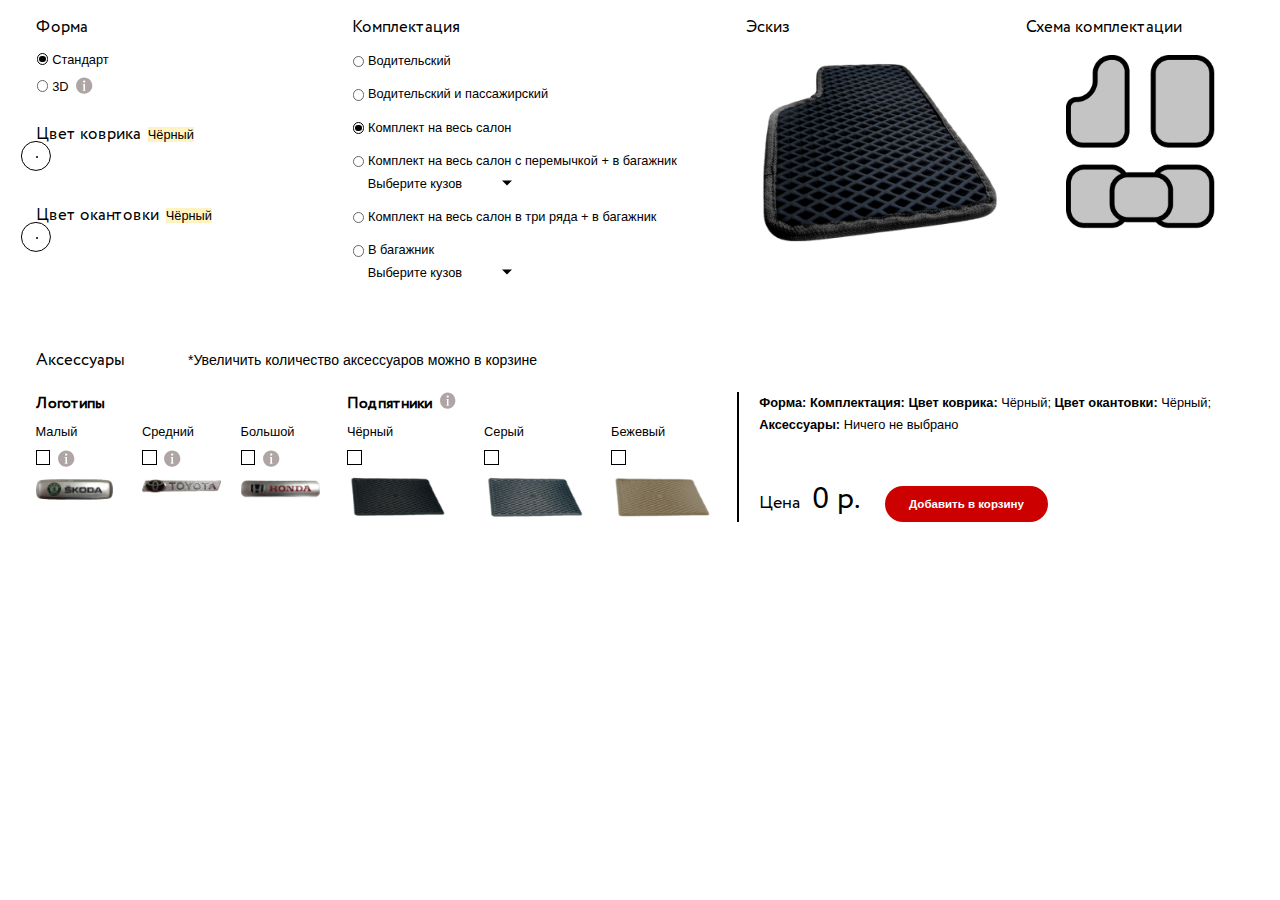
<file: ClientKovrik/index.html>
<!DOCTYPE html>
<html lang="ru">
<head>
    <meta http-equiv="Content-Type" content="text/html; charset=UTF-8"/>
    <meta http-equiv="X-UA-Compatible" content="IE=edge"/>
    <meta name="viewport" content="width=device-width, initial-scale=1.0">
    <title>Конструктор ковриков</title>
    <meta name="author" content="PlotnikovPhilipp"/>
    <meta name="description" content=""/>
    <meta name="keywords" content="Коврики"/>
    <meta name="format-detection" content="telephone=no"/>
    <link rel="stylesheet" type="text/css" href="styles/main.css"/>
    <script src="clientScripts/main.js" language="javascript" type="text/javascript"></script>
    <!--[if lt IE9]>
            <script language="javascript" type="text/javascript" src="clientScripts/compatibilityOfIE8WithHTML5.js"></script>
    <![endif]-->
</head>
<body ontouchstart="">
    <div class="constructor-wrapper">

        <!--

            Header

        -->
        <header class="header">
            <!--
                Left side
            -->
            <section class="left-side--header">

                <!--
            
                    View Container

                -->
                
               <div class="container-of-shape"> <!-- Shape Container -->
                    <h5>Форма</h5><br/><section class="shape-section">

                        <div class="first-shape-group">
                            <input data-value="Стандарт;" class="hidden-radio-button" data-describingclass="shape-describing" data-type="shape" checked type="radio" name="shape" id="standart"/><label class="radio-button" for="standart"></label><label for="standart">Стандарт</label>
                        </div><br/>

                        <div class="second-shape-group">
                            <input data-value="3D;" class="hidden-radio-button" data-describingclass="shape-describing" data-type="shape" type="radio" name="shape" id="3D"/><label class="radio-button" for="3D"></label><label for="3D">3D</label><img class="pop-icon" alt="Доп. информация" src="https://plotnikovphilipp.github.io/%D0%9A%D0%BE%D0%B2%D1%80%D1%8B/imgs/info.svg"/>
                            <div class="constructor-popup constructor-popup--header">
                                <p>
                                    За счёт бортиков и литой лапки лучше защищает напольное ковровое покрытие от пыли и грязи.
                                </p>
                            </div>
                        </div>
                    </section>
                </div> <!--
            
                    View Container

                -->
                <div class="container-of-view">
                    <h5>Комплектация</h5>
                </div>
            </section>

            <!--
                Right side
            -->
            <section class="right-side--header">
                <!--
                    Sketch and schemes
                -->
                <h5>
                    Эскиз
                </h5><h5>
                    Схема комплектации
                </h5>
            </section>
        </header>
        
        <!--

            Main

        -->
        <main role="main">
            
            <!--
                Left side
            -->
            <section class="left-side--main">

                <!--
                    Color
                -->
                <section class="inner-left-side--main">
                    <section class="color-of-kovrika">
                        <header><h5 class="header-of-color">Цвет коврика</h5><span class="location-of-name-color">Чёрный</span></header>
                        <ul>
                            <li data-title="Чёрный" data-value="Чёрный;" data-describingclass="base-color-carpet-describing" data-color="#000000" data-type="kovrik" data-img="black"><div class="selector-of-color-circle"></div></li>
                            <li data-title="Серый" data-value="Серый;" data-describingclass="base-color-carpet-describing" data-color="#A29D9D" data-type="kovrik" data-img="gray"><div class="selector-of-color-circle"></div></li>
                            <li data-title="Бежевый" data-value="Бежевый;" data-describingclass="base-color-carpet-describing" data-color="#E1A063" data-type="kovrik" data-img="beige"><div class="selector-of-color-circle"></div></li>
                            <li data-title="Коричневый" data-value="Коричневый;" data-describingclass="base-color-carpet-describing" data-color="#934E30" data-type="kovrik" data-img="brown"><div class="selector-of-color-circle"></div></li>
                            <li data-title="Красный" data-value="Красный;" data-describingclass="base-color-carpet-describing" data-color="#FA0404" data-type="kovrik" data-img="red"><div class="selector-of-color-circle"></div></li>
                            <li data-title="Оранжевый" data-value="Оранжевый;" data-describingclass="base-color-carpet-describing" data-color="#FD6322" data-type="kovrik" data-img="orange"><div class="selector-of-color-circle"></div></li>
                            <li data-title="Тёмно-зеленый" data-value="Тёмно-зеленый;" data-describingclass="base-color-carpet-describing" data-color="#285663" data-type="kovrik" data-img="darkGreen"><div class="selector-of-color-circle"></div></li>
                            <li data-title="Лаймовый" data-value="Лаймовый;" data-describingclass="base-color-carpet-describing" data-color="#54D33F" data-type="kovrik" data-img="lime"><div class="selector-of-color-circle"></div></li>
                            <li data-title="Белый" data-value="Белый;" data-describingclass="base-color-carpet-describing" data-color="#FFFFFF" data-type="kovrik" data-img="white"><div class="selector-of-color-circle"></div></li>                            
                            <li data-title="Тёмно-синий" data-value="Тёмно-синий;" data-describingclass="base-color-carpet-describing" data-color="#112B6B" data-type="kovrik" data-img="darkCyan"><div class="selector-of-color-circle"></div></li>                            
                            <li data-title="Синий" data-value="Синий;" data-describingclass="base-color-carpet-describing" data-color="#0C50FF" data-type="kovrik" data-img="cyan"><div class="selector-of-color-circle"></div></li>                            
                            <li data-title="Бордовый" data-value="Бордовый;" data-describingclass="base-color-carpet-describing" data-color="#8F1A1A" data-type="kovrik" data-img="maroon"><div class="selector-of-color-circle"></div></li>
                            <li data-title="Фиолетовый" data-value="Фиолетовый;" data-describingclass="base-color-carpet-describing" data-color="#87129A" data-type="kovrik" data-img="purple"><div class="selector-of-color-circle"></div></li>
                            <li data-title="Розовый" data-value="Розовый;" data-describingclass="base-color-carpet-describing" data-color="#EF44AB" data-type="kovrik" data-img="pink"><div class="selector-of-color-circle"></div></li>                        
                            <li data-title="Жёлтый" data-value="Жёлтый;" data-describingclass="base-color-carpet-describing" data-color="#F8E006" data-type="kovrik" data-img="yellow"><div class="selector-of-color-circle"></div></li>                                                
                        </ul>
                    </section>

                    <section class="color-of-okantovki">
                        <header><h5 class="header-of-color">Цвет окантовки</h5><span class="location-of-name-color">Чёрный</span></header>
                        <ul>
                            <li data-title="Чёрный" data-value="Чёрный;" data-describingclass="color-okantovka-describing" data-color="#000000" data-type="okantovka" data-img="black"><div class="selector-of-color-circle"></div></li>
                            <li data-title="Тёмно-серый" data-value="Тёмно-серый;" data-describingclass="color-okantovka-describing" data-color="#525151" data-type="okantovka" data-img="darkGray"><div class="selector-of-color-circle"></div></li>                            
                            <li data-title="Светло-серый" data-value="Светло-серый;" data-describingclass="color-okantovka-describing" data-color="#C4C4C4" data-type="okantovka" data-img="lightGray"><div class="selector-of-color-circle"></div></li>                            
                            <li data-title="Бежевый" data-value="Бежевый;" data-describingclass="color-okantovka-describing" data-color="#CCA27A" data-type="okantovka" data-img="beige"><div class="selector-of-color-circle"></div></li>
                            <li data-title="Коричневый" data-value="Коричневый;" data-describingclass="color-okantovka-describing" data-color="#652D21" data-type="okantovka" data-img="brown"><div class="selector-of-color-circle"></div></li>                            
                            <li data-title="Красный" data-value="Красный;" data-describingclass="color-okantovka-describing" data-color="#FA0404" data-type="okantovka" data-img="red"><div class="selector-of-color-circle"></div></li>                            
                            <li data-title="Оранжевый" data-value="Оранжевый;" data-describingclass="color-okantovka-describing" data-color="#FD6322" data-type="okantovka" data-img="orange"><div class="selector-of-color-circle"></div></li>                            
                            <li data-title="Тёмно-зеленый" data-value="Тёмно-зеленый;" data-describingclass="color-okantovka-describing" data-color="#285663" data-type="okantovka" data-img="darkGreen"><div class="selector-of-color-circle"></div></li>
                            <li data-title="Изумрудный" data-value="Изумрудный;" data-describingclass="color-okantovka-describing" data-color="#54D33F" data-type="okantovka" data-img="emerald"><div class="selector-of-color-circle"></div></li>                            
                            <li data-title="Белый" data-value="Белый;" data-describingclass="color-okantovka-describing" data-color="#FFFFFF" data-type="okantovka" data-img="white"><div class="selector-of-color-circle"></div></li>                            
                            <li data-title="Тёмно-синий" data-value="Тёмно-синий;" data-describingclass="color-okantovka-describing" data-color="#112B6B" data-type="okantovka" data-img="darkCyan"><div class="selector-of-color-circle"></div></li>                            
                            <li data-title="Синий" data-value="Синий;" data-describingclass="color-okantovka-describing" data-color="#0C50FF" data-type="okantovka" data-img="cyan"><div class="selector-of-color-circle"></div></li>
                            <li data-title="Бордовый" data-value="Бордовый;" data-describingclass="color-okantovka-describing" data-color="#8F1A1A" data-type="okantovka" data-img="maroon"><div class="selector-of-color-circle"></div></li>                            
                            <li data-title="Фиолетовый" data-value="Фиолетовый;" data-describingclass="color-okantovka-describing" data-color="#87129A" data-type="okantovka" data-img="purple"><div class="selector-of-color-circle"></div></li>
                            <li data-title="Голубой" data-value="Голубой;" data-describingclass="color-okantovka-describing" data-color="#8FD0E4" data-type="okantovka" data-img="blue"><div class="selector-of-color-circle"></div></li>
                            <li data-title="Жёлтый" data-value="Жёлтый;" data-describingclass="color-okantovka-describing" data-color="#F8E006" data-type="okantovka" data-img="yellow"><div class="selector-of-color-circle"></div></li>
                        </ul>
                    </section>
                </section>

                <!--
                    Complects
                -->
                <section class="inner-right-side--main">
                    <div class="constructor-img-container">
                        <h5><span>Эскиз</span></h5>
                        <img src="https://plotnikovphilipp.github.io/%D0%9A%D0%BE%D0%B2%D1%80%D1%8B/imgs/black_okantovka.png" alt=""/>
                        <img src="https://plotnikovphilipp.github.io/%D0%9A%D0%BE%D0%B2%D1%80%D1%8B/imgs/black_rombi_kovrik.png" alt=""/>
                    </div>
                    <!--<h5>Комплектация</h5>-->
                    <ul class="complect-option-container">

                        <!--First-->
                        <li>
                            <div>
                                <input data-price2D="800" data-price3D="1000" data-value="Водительский;" data-describingclass="complect-describing" data-cusov="false" data-twoDScheme="kovrik_voditelskiy.png" data-threeDScheme="kovrik_voditelskiy.png" class="hidden-radio-button" id="complectType1" name="complectType" type="radio"/><label class="radio-button" for="complectType1"></label>
                            </div>
                            <div>
                                <label for="complectType1">Водительский</label>
                            </div>
                        </li>

                        <!--Second-->
                        <li>
                            <div>
                                <input data-price2D="1600" data-price3D="2000" data-value="Водительский и пассажирский;" data-describingclass="complect-describing" data-cusov="false" data-twoDScheme="komplekt_voditelskiy_i_passajirskiy.png" data-threeDScheme="komplekt_voditelskiy_i_passajirskiy.png" class="hidden-radio-button" id="complectType2" name="complectType" type="radio"/><label class="radio-button" for="complectType2"></label>
                            </div>
                            <div>
                                <label for="complectType2">Водительский и пассажирский</label>
                            </div>
                        </li>

                         <!--Third-->
                         <li>
                            <div>
                                <input data-price2D="2200" data-price3D="3000" data-value="Комплект на весь салон;" data-describingclass="complect-describing" data-cusov="false" data-twoDScheme="komplekt_na_ves_salon_s_peremychkoy.png" data-threeDScheme="komplekt_na_ves_salon_s_peremychkoy.png" class="hidden-radio-button" checked id="complectType3" name="complectType" type="radio"/><label class="radio-button" for="complectType3"></label>
                            </div>
                            <div>
                                <label for="complectType3">Комплект на весь салон</label>
                            </div>
                        </li>

                        <!--Fourth-->
                        <li>
                            <div>
                                <input data-price2D="3950" data-price3D="4000" data-value="Комплект на весь салон с перемычкой + в багажник;" data-describingclass="complect-describing" data-cusov="true" data-twoDScheme="komplekt_na_ves_salon_s_peremychkoy_plus_bagajnik.png" data-threeDScheme="komplekt_na_ves_salon_s_peremychkoy_plus_bagajnik.png" class="hidden-radio-button" id="complectType4" name="complectType" type="radio"/><label class="radio-button" for="complectType4"></label>
                            </div>
                            <div>
                                <label for="complectType4">Комплект на весь салон с перемычкой + в&nbsp;багажник</label>
                                <select name="typeOfTrunk">
                                    <option value="Седан">Седан</option>
                                    <option value="Хэчбек">Хэчбэк</option>
                                    <option value="Купэ">Купэ</option>
                                    <option value="Универсал">Универсал</option>
                                    <option value="Другое">Другое</option>
                                </select>
                                <div data-state="close" class="custom-select-container">
                                    <span class="custom-select-title">Выберите кузов</span>
                                    <div class="custom-select-arrow"></div>
                                    <ul class="custom-select-list">
                                        <li data-index="0" data-value="Седан"><span>Седан</span></li>
                                        <li data-index="1" data-value="Хэчбек"><span>Хэчбек</span></li>
                                        <li data-index="2" data-value="Купэ"><span>Купэ</span></li>
                                        <li data-index="3" data-value="Универсал"><span>Универсал</span></li>
                                        <li data-index="4" data-value="Другое"><span>Другое</span></li>
                                    </ul>
                                </div>
                            </div>
                        </li>

                        <!--Sixth-->
                        <li>
                            <div>
                                <input data-price2D="5000" data-price3D="5000" data-value="Комплект на весь салон в три ряда + в багажник;" data-describingclass="complect-describing" data-cusov="false" data-twoDScheme="komplekt_na_ves_salon_v_3_rada_plus_bagajnik.png" data-threeDScheme="komplekt_na_ves_salon_v_3_rada_plus_bagajnik.png" class="hidden-radio-button" id="complectType5" name="complectType" type="radio"/><label class="radio-button" for="complectType5"></label>
                            </div>
                            <div>
                                <label for="complectType5">Комплект на весь салон в три ряда + в багажник</label>
                            </div>
                        </li>

                        <!--Seventh-->
                        <li>
                            <div>
                                <input data-price2D="1900" data-price3D="1900" data-value="В багажник;" data-describingclass="complect-describing" data-cusov="true" data-twoDScheme="kovrik_v_bagajnik.png" data-threeDScheme="kovrik_v_bagajnik.png" class="hidden-radio-button" id="complectType6" name="complectType" type="radio"/><label class="radio-button" for="complectType6"></label>
                            </div>
                            <div>
                                <label for="complectType6">В багажник</label>
                                <select name="typeOfTrunk">
                                    <option value="Седан">Седан</option>
                                    <option value="Хэчбек">Хэчбэк</option>
                                    <option value="Купэ">Купэ</option>
                                    <option value="Универсал">Универсал</option>
                                    <option value="Другое">Другое</option>
                                </select>
                                <div data-state="close" class="custom-select-container">
                                    <span class="custom-select-title">Выберите кузов</span>
                                    <div class="custom-select-arrow"></div>
                                    <ul class="custom-select-list">
                                        <li data-index="0" data-value="Седан"><span>Седан</span></li>
                                        <li data-index="1" data-value="Хэчбек"><span>Хэчбек</span></li>
                                        <li data-index="2" data-value="Купэ"><span>Купэ</span></li>
                                        <li data-index="3" data-value="Универсал"><span>Универсал</span></li>
                                        <li data-index="4" data-value="Другое"><span>Другое</span></li>
                                    </ul>
                                </div>
                            </div>
                        </li>
                    </ul>
                </section>
            </section>

            <!--
                Right side
            -->
            <section class="right-side--main">
                
                <!--
                    Inner left side
                -->
                <div class="constructor-img-container">
                    <h5><span>Эскиз</span></h5>
                    <img src="./imgs/black_okantovka.png" class="kovrik-okantovka" alt=""/>
                    <img src="./imgs/black_rombi_kovrik.png" class="kovrik-base" alt=""/>
                </div>

                <!--
                    Inner right side
                -->
                <div class="constructor-scheme-container">
                    <h5><span>Схема комплектации</span></h5>
                    <img src="https://plotnikovphilipp.github.io/%D0%9A%D0%BE%D0%B2%D1%80%D1%8B/imgs/komplekt_na ves_salon_s_peremychkoy.png" alt=""/>
                </div>
            </section>
        </main>
    </div>
    
     <!--

        Footer/additional

    -->
    <hr/>
    <div class="constructor-wrapper constructor-wrapper--footer">
        <footer>
            <h5 class="title-of-footer">Аксессуары <span>*Увеличить количество аксессуаров можно в корзине</span></h5>

            <!--
                Left side
            -->
            <div class="left-footer-side">
                <ul class="range-of-item">

                    <!--
                        Left section
                    -->
                    <div class="left-footer-section">
                        <h4>Логотипы</h4>
                        <li class="shildik-container">

                            <!--
                                First
                            -->
                            <!--
                                Checkbox
                            -->
                            
                            <span>Малый</span><br/>
                            <div class="checkbox-container">
                                <input data-price="150" data-value="Логотип малый;" data-describingclass="additional-describing" data-type="shildik" data-img="small_logotip.png" data-threedimg="small_logotip.png" data-class="dynamic-shildik" type="checkbox" id="smallShildik"/><label for="smallShildik"><img class="tick" src="https://plotnikovphilipp.github.io/%D0%9A%D0%BE%D0%B2%D1%80%D1%8B/imgs/tick.svg" alt=""/></label><img class="pop-icon pop-icon--footer" alt="Доп. информация" src="https://plotnikovphilipp.github.io/%D0%9A%D0%BE%D0%B2%D1%80%D1%8B/imgs/info.svg"/>
                                <div class="constructor-popup constructor-popup--footer">
                                    <p>
                                         Размер 6*2 см
                                    </p>
                                </div>
                            </div>
                            <img src="./imgs/small_logotip.png" alt=""/>
                        </li>

                        <!--
                            Second
                        -->
                        <li class="shildik-container">

                            <!--
                                Checkbox
                            -->
                            <span>Средний</span><br/>
                            <div class="checkbox-container">
                                <input data-price="200" data-value="Логотип средний;" data-describingclass="additional-describing" data-type="shildik" data-img="middle_logotip.png" data-threedimg="middle_logotip.png" data-class="dynamic-shildik" type="checkbox" id="middleShildik"/><label for="middleShildik"><img class="tick" src="https://plotnikovphilipp.github.io/%D0%9A%D0%BE%D0%B2%D1%80%D1%8B/imgs/tick.svg" alt=""/></label><img class="pop-icon pop-icon--footer" alt="Доп. информация" src="https://plotnikovphilipp.github.io/%D0%9A%D0%BE%D0%B2%D1%80%D1%8B/imgs/info.svg"/>
                                <div class="constructor-popup constructor-popup--footer">
                                    <p>
                                        Размер 9*2 см
                                    </p>
                                </div>
                            </div>
                            <img src="./imgs/middle_logotip.png" alt=""/>
                        </li>

                        <!--
                            Third
                        -->
                        <li class="shildik-container">

                            <!--
                                Checkbox
                            -->
                            <span>Большой</span><br/>
                            <div class="checkbox-container">
                                <input data-price="250" data-value=" Логотип большой;" data-describingclass="additional-describing" data-type="shildik" data-img="big_logotip.png" data-threedimg="big_logotip.png" data-class="dynamic-shildik" type="checkbox" id="bigShildik"/><label for="bigShildik"><img class="tick" src="https://plotnikovphilipp.github.io/%D0%9A%D0%BE%D0%B2%D1%80%D1%8B/imgs/tick.svg" alt=""/></label><img class="pop-icon pop-icon--footer" alt="Доп. информация" src="https://plotnikovphilipp.github.io/%D0%9A%D0%BE%D0%B2%D1%80%D1%8B/imgs/info.svg"/>
                                <div class="constructor-popup constructor-popup--footer">
                                    <p>
                                        Размер 12*3 см
                                    </p>
                                </div>
                            </div>
                            <img src="./imgs/big_logotip.png" alt=""/>
                        </li>
                    </div>

                    <!--
                        Right section
                    -->
                    <div class="right-footer-section">
                        <div class="right-footer-section__header">
                            <h4>Подпятники</h4><img class="pop-icon pop-icon--footer" alt="Доп. информация" src="https://plotnikovphilipp.github.io/%D0%9A%D0%BE%D0%B2%D1%80%D1%8B/imgs/info.svg"/>
                            <div class="constructor-popup constructor-popup--footer">
                                <p>
                                    Резиновые.
                                    Размер 22*15 см.
                                </p>
                            </div>
                        </div>
                        <!--
                            Fourth
                        -->
                        <li class="podpatnik-container">

                            <!--
                                Checkbox
                            -->
                            <span>Чёрный</span><br/>
                            <div class="checkbox-container">
                                <input data-price="600" data-value="Чёрный подпятник;" data-describingclass="additional-describing" data-type="podpatnik" data-img="black_podpatnik.png" data-threedimg="black_3D_podpatnik.png" data-class="dynamic-podpatnik" type="checkbox" id="blackPodpatnik"/><label for="blackPodpatnik"><img class="tick" src="https://plotnikovphilipp.github.io/%D0%9A%D0%BE%D0%B2%D1%80%D1%8B/imgs/tick.svg" alt=""/></label>
                            </div>
                            <img src="./imgs/black_podpatnik.png" alt=""/>
                        </li>

                        <!--
                            Fifth
                        -->
                        <li class="podpatnik-container">

                            <!--
                                Checkbox
                            -->
                            <span>Серый</span><br/>
                            <div class="checkbox-container">
                                <input data-price="600" data-value="Белый подпятник;" data-describingclass="additional-describing" data-type="podpatnik" data-img="gray_podpatnik.png" data-threedimg="gray_3D_podpatnik.png" data-class="dynamic-podpatnik" type="checkbox" id="grayPodpatnik"/><label for="grayPodpatnik"><img class="tick" src="https://plotnikovphilipp.github.io/%D0%9A%D0%BE%D0%B2%D1%80%D1%8B/imgs/tick.svg" alt=""/></label>
                            </div>
                            <img src="./imgs/gray_podpatnik.png" alt=""/>

                            <!--
                                Sixth
                            -->
                            <li class="podpatnik-container">

                            <!--
                                Checkbox
                            -->
                            <span>Бежевый</span><br/>
                            <div class="checkbox-container">
                                <input data-price="600" data-value="Бежевый подпятник;" data-describingclass="additional-describing" data-type="podpatnik" data-img="beige_podpatnik.png" data-threedimg="beige_3D_podpatnik.png" data-class="dynamic-podpatnik" type="checkbox" id="beigePodpatnik"/><label for="beigePodpatnik"><img class="tick" src="https://plotnikovphilipp.github.io/%D0%9A%D0%BE%D0%B2%D1%80%D1%8B/imgs/tick.svg" alt=""/></label>
                            </div>
                            <img src="./imgs/beige_podpatnik.png" alt=""/>
                        </li>
                    </div>
                </ul>
            </div>

            <!--
                Right side
            -->

            <!--
                Describing
            -->
            <div class="right-footer-side">
                <div class="describing-of-good">
                    <span class="shape-describing"><b>Форма:</b></span>
                    <span class="complect-describing"><b>Комплектация:</b></span>
                    <span class="cusov-describing close-cusov-describing"><b>Кузов:</b></span>
                    <span class="base-color-carpet-describing"><b>Цвет&nbsp;коврика:</b> Чёрный;</span>
                    <span class="color-okantovka-describing"><b>Цвет&nbsp;окантовки:</b> Чёрный;</span>
                    <span class="additional-describing"><b>Аксессуары:</b> Ничего не выбрано</span>
                </div>

                <!--
                    Button
                -->
                <div class="price-section">
                    <span class="price-container">Цена <span class="self-price">0 р.</span></span><button><a data-name="Eva" href="#order:Eva коврик=0">Добавить в корзину</a></button>
                </div>
            </div>
        </footer>
    </div>

    <!--

        Up window for mobile devices

    -->
    <div class="mobile-window">
        <div class="constructor-img-container">
            <img src="./imgs/black_okantovka.png" class="kovrik-okantovka" alt=""/>
            <img src="./imgs/black_rombi_kovrik.png" class="kovrik-base" alt=""/>
        </div>
    </div>

    <!--
        Button control mobile window
    -->
    <button class="mobile-window-switch">
        <img src="https://plotnikovphilipp.github.io/%D0%9A%D0%BE%D0%B2%D1%80%D1%8B/imgs/eye.svg" alt=""/>
        <h6>Эскиз</h6>
    </button>
</body>
</html>
</file>
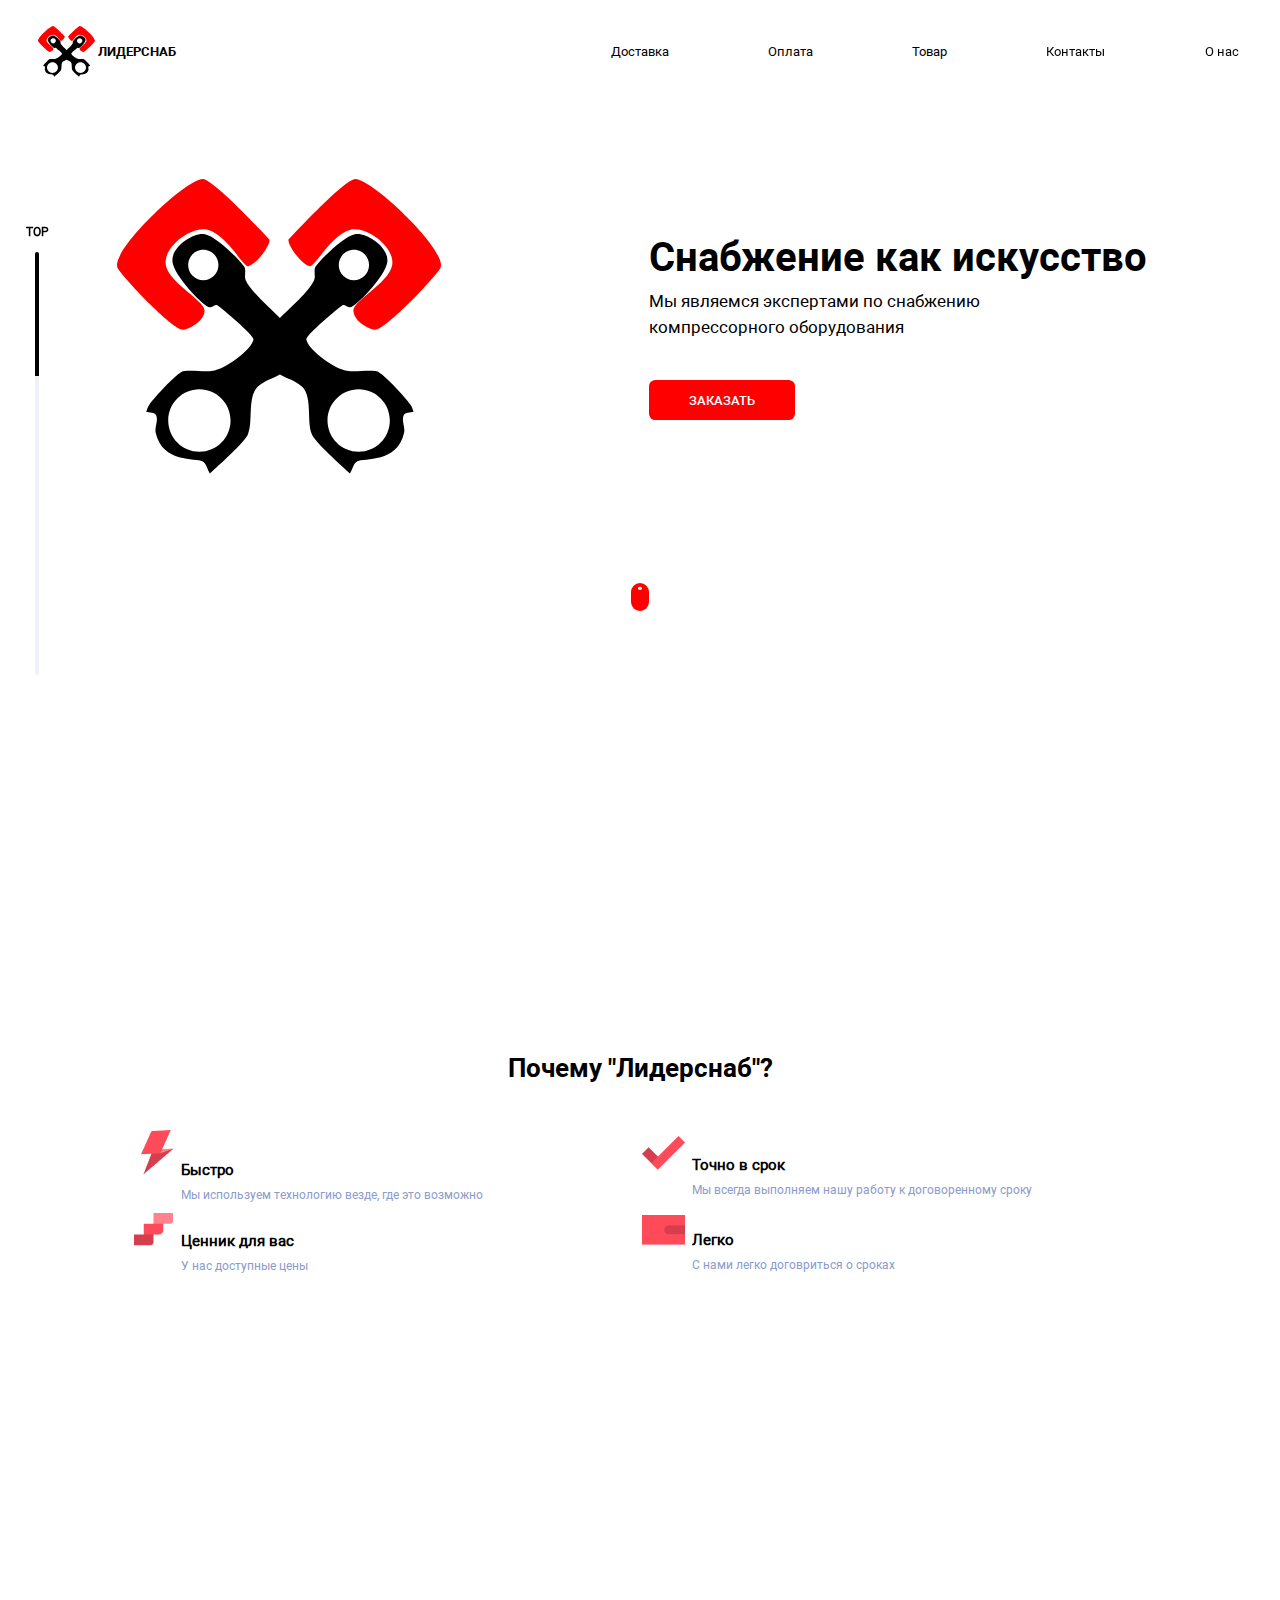
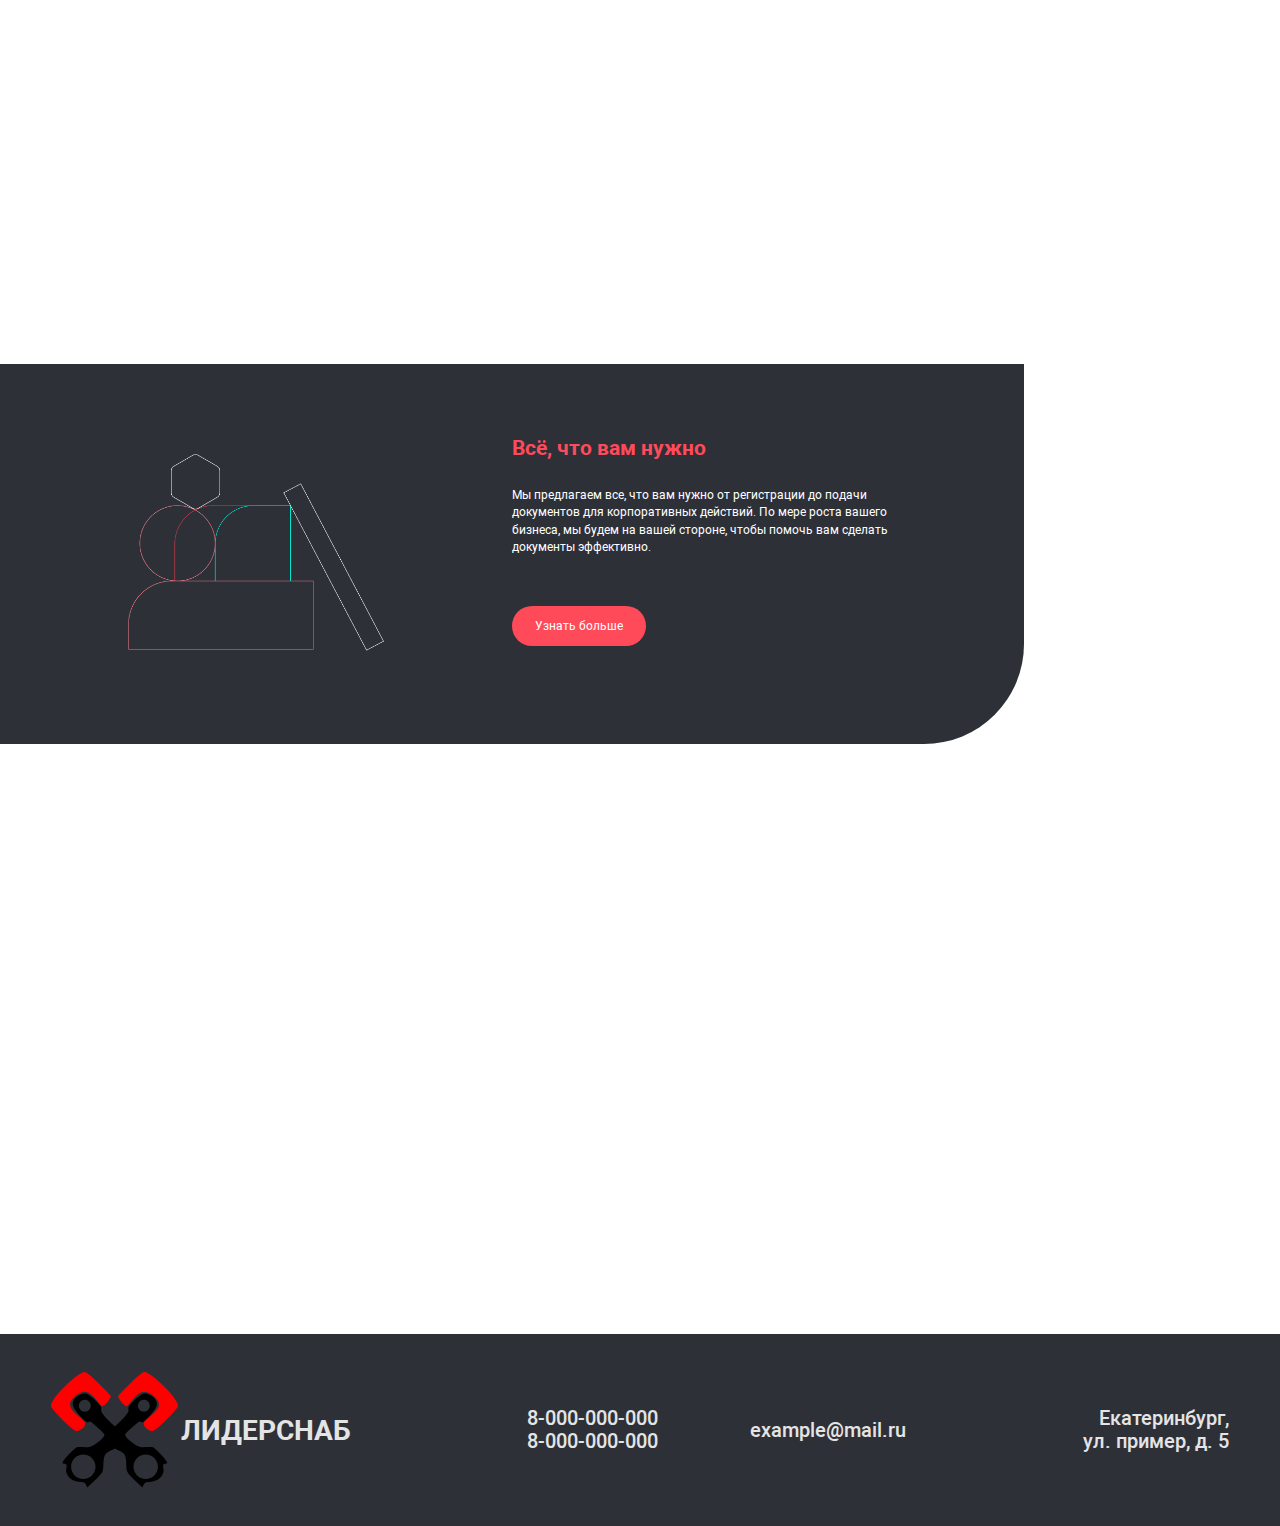
<file: Leader/index.html>
<!DOCTYPE html>
<html lang="ru">

<head>
  <meta http-equiv="Content-Type" content="text/html; charset=utf-8" />
  <meta name="viewport" content="width=device-width, initial-scale=1.0" />
  <meta http-equiv="X-UA-Compatible" content="IE=edge" />
  <meta name="author" content="Plotnikov Philipp && Tonkushin Konstantin" />
  <meta name="description" content="" />
  <meta name="keywords" content="" />
  <!--[if lt IE9]>
      <script type="text/javascript" language="javascript" src="compatibilityOfIE8WithHTML5.js"></script>
    <![endif]-->
  <!--[if lte IE9]>
      <script type="text/javascript" language="javascript" src="es5-shim.js"></script>
      <script type="text/javascript" language="javascript" src="es5-sham.js"></script>
    <![endif]-->
  <link type="image/x-icon" rel="shortcut icon" href="" />
  <link type="text/css" rel="stylesheet" href="css/main/header.css" />
  <link type="text/css" rel="stylesheet" href="css/main/main.css" />
  <link type="text/css" rel="stylesheet" href="css/main/footer.css" />
  <title>Leader</title>
</head>

<body ontouchstart="">

  <!--
      Header
    -->
  <header>

    <!--
        Navigation
      -->
    <nav id='navigation'>
      <ul role="navigation">
        <li>
          <img src="img/logo.svg" alt="" /> <span>лидерснаб</span>
        </li>
        <li>
          Доставка
        </li>
        <li>
          Оплата
        </li>
        <li class='buy'>
          Товар
          <ul class='submenu' role='menu'>
            <li>Компрессорное оборудование</li>
            <li>Насосное оборудование</li>
            <li>Фильтры для компрессоров</li>
            <li>Буровые установки</li>
            <li>Запчасти к передвижным компрессорным станциям</li>
            <li>Криогенное оборудование</li>
            <li>Лубрикатор<br />(Станция смазочная)</li>
            <li>Поршневые кольца<br />для компрессора</li>
          </ul>
        </li>
        <li>
          Контакты
        </li>
        <li>
          <a href="aboutUs.html">О нас</a>
        </li>
        <li class="align-center"></li>
      </ul>
    </nav>

    <!--
      Middle
    -->
    <img src="img/logo.svg" alt="" />
    <div role="banner">
      <h1>Снабжение как искусство</h1>
      <p>
        Мы являемся экспертами по снабжению<br />компрессорного оборудования
      </p>
      <button type="button">заказать</button>
    </div>
    <div role="navigation" class="mouse"></div>
  </header>

  <!--
      Indicator
    -->
  <section class="indicator">
    <h4>top</h4>
    <div role="progressbar">
      <div role="progressbar" id="bar" class="bar"></div>
    </div>
  </section>

  <!-- Вторая секция -->

  <div class="s2">
    <div class="zagolovok">
      <h2>Почему "Лидерснаб"?</h2>
    </div>
    <div class="s2_content">
      <ul>
        <table>
          <tr>
            <td>
              <li id="_1">
                <h4>Быстро</h4>
              </li>
              <p>Мы используем технологию везде, где это возможно</p>
            </td>
            <td>
              <li id="_2">
                <h4>Точно в срок</h4>
              </li>
              <p>Мы всегда выполняем нашу работу к договоренному сроку</p>
            </td>
          </tr>
          <tr>
            <td>
              <li id="_3">
                <h4>Ценник для вас</h4>
              </li>
              <p>У нас доступные цены</p>
            </td>
            <td>
              <li id="_4">
                <h4>Легко</h4>
              </li>
              <p>С нами легко договриться о сроках</p>
            </td>
          </tr>
        </table>
      </ul>
    </div>
  </div>

  <!-- Третья секция -->

  <div class="s3">
    <div class="s3_content">
      <div class="s3_content_left">
        <img src="img/figure.png">
      </div>
      <div class="s3_content_right">
        <h2>Всё, что вам нужно</h2>
        <p>Мы предлагаем все, что вам нужно от регистрации до подачи документов для корпоративных действий. По мере
          роста вашего бизнеса, мы будем на вашей стороне, чтобы помочь вам сделать документы эффективно.</p>
        <a href="#">Узнать больше</a>
      </div>
    </div>
  </div>

  <!--
      Footer
    -->
  <footer>
    <div>
      <img src="img/logo.svg" alt="" />
      <h2>лидерснаб</h2>
    </div><div>
      8-000-000-000<br />
      8-000-000-000
    </div><div>
      example@mail.ru
    </div><div>
      Екатеринбург,<br />
      ул. пример, д. 5
    </div>
  </footer>
  <!--
      Подключаем внешнии скрипты
    -->
  <script type="text/javascript" language="javascript" src="scripts/main.js"></script>
</body>

</html>
</file>
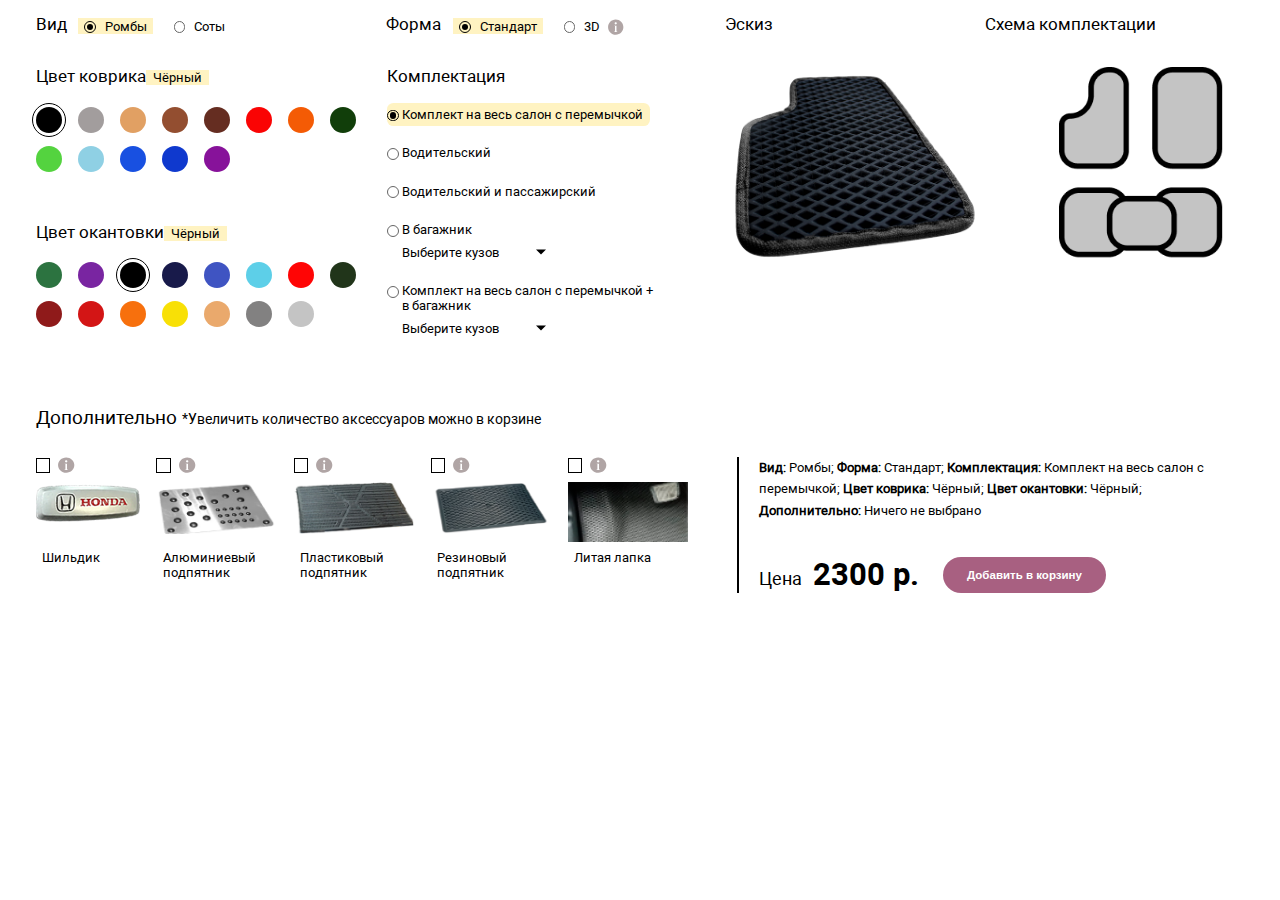
<file: Ковры/index.html>
<!DOCTYPE html>
<html lang="ru">
<head>
    <meta http-equiv="Content-Type" content="text/html; charset=UTF-8"/>
    <meta http-equiv="X-UA-Compatible" content="IE=edge"/>
    <meta name="viewport" content="width=device-width, initial-scale=1.0">
    <title>Конструктор ковриков</title>
    <meta name="author" content="PlotnikovPhilipp"/>
    <meta name="description" content=""/>
    <meta name="keywords" content="Коврики"/>
    <meta name="format-detection" content="telephone=no"/>
    <link rel="stylesheet" type="text/css" href="https://plotnikovphilipp.github.io/%D0%9A%D0%BE%D0%B2%D1%80%D1%8B/styles/main.css"/>
    <script src="https://plotnikovphilipp.github.io/%D0%9A%D0%BE%D0%B2%D1%80%D1%8B/clientScripts/main.js" language="javascript" type="text/javascript"></script>
    <!--[if lt IE9]>
            <script language="javascript" type="text/javascript" src="https://plotnikovphilipp.github.io/%D0%9A%D0%BE%D0%B2%D1%80%D1%8B/clientScripts/compatibilityOfIE8WithHTML5.js"></script>
    <![endif]-->
</head>
<body ontouchstart="">
    <div class="constructor-wrapper">

        <!--

            Header

        -->
        <header class="header">
            <!--
                Left side
            -->
            <section class="left-side--header">

                <!--
            
                    View Container

                -->
                <div class="container-of-view">
                    <h5>Вид</h5><section class="view-section">

                        <div class="first-view-group">
                            <input data-value="Ромбы;" class="hidden-radio-button" data-describingclass="view-describing" data-type="view" checked type="radio" name="view" id="rombView"/><label class="radio-button" for="rombView"></label><label for="rombView">Ромбы</label>
                        </div>

                        <div class="second-view-group">
                            <input data-value="Соты;" class="hidden-radio-button" data-describingclass="view-describing" data-type="view" type="radio" name="view" id="sotiView"/><label class="radio-button" for="sotiView"></label><label for="sotiView">Соты</label>
                        </div>
                    </section>
                </div><div class="container-of-shape"> <!-- Shape Container -->
                    <h5>Форма</h5><section class="shape-section">

                        <div class="first-shape-group">
                            <input data-value="Стандарт;" class="hidden-radio-button" data-describingclass="shape-describing" data-type="shape" checked type="radio" name="shape" id="standart"/><label class="radio-button" for="standart"></label><label for="standart">Стандарт</label>
                        </div>

                        <div class="second-shape-group">
                            <input data-value="3D;" class="hidden-radio-button" data-describingclass="shape-describing" data-type="shape" type="radio" name="shape" id="3D"/><label class="radio-button" for="3D"></label><label for="3D">3D</label><img class="pop-icon" alt="Доп. информация" src="https://plotnikovphilipp.github.io/%D0%9A%D0%BE%D0%B2%D1%80%D1%8B/imgs/info.svg"/>
                            <div class="constructor-popup constructor-popup--header">
                                <p>
                                    За счёт бортиков и литой лапки лучше защищает напольное ковровое покрытие от пыли и грязи.
                                </p>
                            </div>
                        </div>
                    </section>
                </div>
            </section>

            <!--
                Right side
            -->
            <section class="right-side--header">
                <!--
                    Sketch and schemes
                -->
                <h5>
                    Эскиз
                </h5><h5>
                    Схема комплектации
                </h5>
            </section>
        </header>
        
        <!--

            Main

        -->
        <main role="main">
            
            <!--
                Left side
            -->
            <section class="left-side--main">

                <!--
                    Color
                -->
                <section class="inner-left-side--main">
                    <section class="color-of-kovrika">
                        <header><h5 class="header-of-color">Цвет коврика</h5><span class="location-of-name-color">Чёрный</span></header>
                        <ul>
                            <li data-title="Чёрный" data-value="Чёрный;" data-describingclass="base-color-carpet-describing" data-color="#000000" data-type="kovrik" data-img="black"><div class="selector-of-color-circle"></div></li>
                            <li data-title="Серый" data-value="Серый;" data-describingclass="base-color-carpet-describing" data-color="#A29D9D" data-type="kovrik" data-img="gray"><div class="selector-of-color-circle"></div></li>
                            <li data-title="Бежевый" data-value="Бежевый;" data-describingclass="base-color-carpet-describing" data-color="#E1A063" data-type="kovrik" data-img="beige"><div class="selector-of-color-circle"></div></li>
                            <li data-title="Коричневый" data-value="Коричневый;" data-describingclass="base-color-carpet-describing" data-color="#934E30" data-type="kovrik" data-img="brown"><div class="selector-of-color-circle"></div></li>
                            <li data-title="Кофейный" data-value="Кофейный;" data-describingclass="base-color-carpet-describing" data-color="#652D21" data-type="kovrik" data-img="coffee"><div class="selector-of-color-circle"></div></li>
                            <li data-title="Красный" data-value="Красный;" data-describingclass="base-color-carpet-describing" data-color="#FA0404" data-type="kovrik" data-img="red"><div class="selector-of-color-circle"></div></li>
                            <li data-title="Оранжевый" data-value="Оранжевый;" data-describingclass="base-color-carpet-describing" data-color="#F45B05" data-type="kovrik" data-img="orange"><div class="selector-of-color-circle"></div></li>
                            <li data-title="Тёмно-зеленый" data-value="Тёмно-зеленый;" data-describingclass="base-color-carpet-describing" data-color="#113E0A" data-type="kovrik" data-img="darkGreen"><div class="selector-of-color-circle"></div></li>
                            <li data-title="Лаймовый" data-value="Лаймовый;" data-describingclass="base-color-carpet-describing" data-color="#54D33F" data-type="kovrik" data-img="lime"><div class="selector-of-color-circle"></div></li>
                            <li data-title="Голубой" data-value="Голубой;" data-describingclass="base-color-carpet-describing" data-color="#8FD0E4" data-type="kovrik" data-img="blue"><div class="selector-of-color-circle"></div></li>
                            <li data-title="Синий" data-value="Синий;" data-describingclass="base-color-carpet-describing" data-color="#1850E1" data-type="kovrik" data-img="cyan"><div class="selector-of-color-circle"></div></li>
                            <li data-title="Тёмно-синий" data-value="Тёмно-синий;" data-describingclass="base-color-carpet-describing" data-color="#0F39CE" data-type="kovrik" data-img="darkCyan"><div class="selector-of-color-circle"></div></li>
                            <li data-title="Фиолетовый" data-value="Фиолетовый;" data-describingclass="base-color-carpet-describing" data-color="#87129A" data-type="kovrik" data-img="purple"><div class="selector-of-color-circle"></div></li>
                        </ul>
                    </section>

                    <section class="color-of-okantovki">
                        <header><h5 class="header-of-color">Цвет окантовки</h5><span class="location-of-name-color">Чёрный</span></header>
                        <ul>
                            <li data-title="Тёмно-зеленый" data-value="Тёмно-зеленый;" data-describingclass="color-okantovka-describing" data-color="#2C7340" data-type="okantovka" data-img="darkGreen"><div class="selector-of-color-circle"></div></li>
                            <li data-title="Фиолетовый" data-value="Фиолетовый;" data-describingclass="color-okantovka-describing" data-color="#7925A1" data-type="okantovka" data-img="purple"><div class="selector-of-color-circle"></div></li>
                            <li data-title="Чёрный" data-value="Чёрный;" data-describingclass="color-okantovka-describing" data-color="#000000" data-type="okantovka" data-img="black"><div class="selector-of-color-circle"></div></li>
                            <li data-title="Тёмно-синий" data-value="Тёмно-синий;" data-describingclass="color-okantovka-describing" data-color="#181A4A" data-type="okantovka" data-img="darkCyan"><div class="selector-of-color-circle"></div></li>
                            <li data-title="Синий" data-value="Синий;" data-describingclass="color-okantovka-describing" data-color="#3F54C2" data-type="okantovka" data-img="cyan"><div class="selector-of-color-circle"></div></li>
                            <li data-title="Голубой" data-value="Голубой;" data-describingclass="color-okantovka-describing" data-color="#5DCFE8" data-type="okantovka" data-img="blue"><div class="selector-of-color-circle"></div></li>
                            <li data-title="Красный" data-value="Красный;" data-describingclass="color-okantovka-describing" data-color="#FF0505" data-type="okantovka" data-img="red"><div class="selector-of-color-circle"></div></li>
                            <li data-title="Изумрудный" data-value="Изумрудный;" data-describingclass="color-okantovka-describing" data-color="#21351A" data-type="okantovka" data-img="emerald"><div class="selector-of-color-circle"></div></li>
                            <li data-title="Красно-тёмный" data-value="Красно-тёмный;" data-describingclass="color-okantovka-describing" data-color="#8F1A1A" data-type="okantovka" data-img="darkRed"><div class="selector-of-color-circle"></div></li>
                            <li data-title="Бордовый" data-value="Бордовый;" data-describingclass="color-okantovka-describing" data-color="#D31515" data-type="okantovka" data-img="maroon"><div class="selector-of-color-circle"></div></li>
                            <li data-title="Оранжевый" data-value="Оранжевый;" data-describingclass="color-okantovka-describing" data-color="#F7700D" data-type="okantovka" data-img="orange"><div class="selector-of-color-circle"></div></li>
                            <li data-title="Жёлтый" data-value="Жёлтый;" data-describingclass="color-okantovka-describing" data-color="#F8E006" data-type="okantovka" data-img="yellow"><div class="selector-of-color-circle"></div></li>
                            <li data-title="Бежевый" data-value="Бежевый;" data-describingclass="color-okantovka-describing" data-color="#EAA96C" data-type="okantovka" data-img="beige"><div class="selector-of-color-circle"></div></li>
                            <li data-title="Тёмно-серый" data-value="Тёмно-серый;" data-describingclass="color-okantovka-describing" data-color="#828181" data-type="okantovka" data-img="darkGray"><div class="selector-of-color-circle"></div></li>
                            <li data-title="Светло-серый" data-value="Светло-серый;" data-describingclass="color-okantovka-describing" data-color="#C4C4C4" data-type="okantovka" data-img="lightGray"><div class="selector-of-color-circle"></div></li>
                        </ul>
                    </section>
                </section>

                <!--
                    Complects
                -->
                <section class="inner-right-side--main">
                    <div class="constructor-img-container">
                        <h5><span>Эскиз</span></h5>
                        <img src="https://plotnikovphilipp.github.io/%D0%9A%D0%BE%D0%B2%D1%80%D1%8B/imgs/black_okantovka.png" alt=""/>
                        <img src="https://plotnikovphilipp.github.io/%D0%9A%D0%BE%D0%B2%D1%80%D1%8B/imgs/black_rombi_kovrik.png" alt=""/>
                    </div>
                    <h5>Комплектация</h5>
                    <ul class="complect-option-container">

                        <!--First-->
                        <li>
                            <div>
                                <input data-price2D="2300" data-price3D="2800" data-value="Комплект на весь салон с перемычкой;" data-describingclass="complect-describing" data-cusov="false" data-twoDScheme="komplekt_na ves_salon_s_peremychkoy.png" data-threeDScheme="komplekt_na ves_salon_s_peremychkoy_3D.png" class="hidden-radio-button" checked id="complectType1" name="complectType" type="radio"/><label class="radio-button" for="complectType1"></label>
                            </div>
                            <div>
                                <label for="complectType1">Комплект на весь салон с перемычкой</label>
                            </div>
                        </li>

                        <!--Second-->
                        <li>
                            <div>
                                <input data-price2D="750" data-price3D="1000" data-value="Водительский;" data-describingclass="complect-describing" data-cusov="false" data-twoDScheme="kovrik_voditelskiy.png" data-threeDScheme="kovrik_3d_voditelskiy.png" class="hidden-radio-button" id="complectType2" name="complectType" type="radio"/><label class="radio-button" for="complectType2"></label>
                            </div>
                            <div>
                                <label for="complectType2">Водительский</label>
                            </div>
                        </li>

                        <!--Third-->
                        <li>
                            <div>
                                <input data-price2D="1500" data-price3D="2000" data-value="Водительский и пассажирский;" data-describingclass="complect-describing" data-cusov="false" data-twoDScheme="komplekt_voditelskiy_i_passajirskiy.png" data-threeDScheme="komplekt_3d_voditelskiy_i_passajirskiy.png" class="hidden-radio-button" id="complectType3" name="complectType" type="radio"/><label class="radio-button" for="complectType3"></label>
                            </div>
                            <div>
                                <label for="complectType3">Водительский и пассажирский</label>
                            </div>
                        </li>

                        <!--Fourth-->
                        <li>
                            <div>
                                <input data-price2D="1750" data-price3D="1750" data-value="В багажник;" data-describingclass="complect-describing" data-cusov="true" data-twoDScheme="kovrik_v_bagajnik.png" data-threeDScheme="kovrik_v_bagajnik_3D.png" class="hidden-radio-button" id="complectType4" name="complectType" type="radio"/><label class="radio-button" for="complectType4"></label>
                            </div>
                            <div>
                                <label for="complectType4">В багажник</label>
                                <select name="typeOfTrunk">
                                    <option value="Седан">Седан</option>
                                    <option value="Хэчбек">Хэчбэк</option>
                                    <option value="Купэ">Купэ</option>
                                    <option value="Универсал">Универсал</option>
                                    <option value="Другое">Другое</option>
                                </select>
                                <div data-state="close" class="custom-select-container">
                                    <span class="custom-select-title">Выберите кузов</span>
                                    <div class="custom-select-arrow"></div>
                                    <ul class="custom-select-list">
                                        <li data-index="0" data-value="Седан"><span>Седан</span></li>
                                        <li data-index="1" data-value="Хэчбек"><span>Хэчбек</span></li>
                                        <li data-index="2" data-value="Купэ"><span>Купэ</span></li>
                                        <li data-index="3" data-value="Универсал"><span>Универсал</span></li>
                                        <li data-index="4" data-value="Другое"><span>Другое</span></li>
                                    </ul>
                                </div>
                            </div>
                        </li>

                        <!--Fifth-->
                        <li>
                            <div>
                                <input data-price2D="3750" data-price3D="3750" data-value="Комплект на весь салон с перемычкой + в багажник;" data-describingclass="complect-describing" data-cusov="true" data-twoDScheme="komplekt_na ves_salon_s_peremychkoy_plus_bagajnik.png" data-threeDScheme="komplekt_na ves_salon_s_peremychkoy_plus_bagajnik_3D.png" class="hidden-radio-button" id="complectType5" name="complectType" type="radio"/><label class="radio-button" for="complectType5"></label>
                            </div>
                            <div>
                                <label for="complectType5">Комплект на весь салон с перемычкой + в&nbsp;багажник</label>
                                <select name="typeOfTrunk">
                                    <option value="Седан">Седан</option>
                                    <option value="Хэчбек">Хэчбэк</option>
                                    <option value="Купэ">Купэ</option>
                                    <option value="Универсал">Универсал</option>
                                    <option value="Другое">Другое</option>
                                </select>
                                <div data-state="close" class="custom-select-container">
                                    <span class="custom-select-title">Выберите кузов</span>
                                    <div class="custom-select-arrow"></div>
                                    <ul class="custom-select-list">
                                        <li data-index="0" data-value="Седан"><span>Седан</span></li>
                                        <li data-index="1" data-value="Хэчбек"><span>Хэчбек</span></li>
                                        <li data-index="2" data-value="Купэ"><span>Купэ</span></li>
                                        <li data-index="3" data-value="Универсал"><span>Универсал</span></li>
                                        <li data-index="4" data-value="Другое"><span>Другое</span></li>
                                    </ul>
                                </div>
                            </div>
                        </li>
                    </ul>
                </section>
            </section>

            <!--
                Right side
            -->
            <section class="right-side--main">
                
                <!--
                    Inner left side
                -->
                <div class="constructor-img-container">
                    <h5><span>Эскиз</span></h5>
                    <img src="https://plotnikovphilipp.github.io/%D0%9A%D0%BE%D0%B2%D1%80%D1%8B/imgs/black_okantovka.png" alt=""/>
                    <img src="https://plotnikovphilipp.github.io/%D0%9A%D0%BE%D0%B2%D1%80%D1%8B/imgs/black_rombi_kovrik.png" alt=""/>
                </div>

                <!--
                    Inner right side
                -->
                <div class="constructor-scheme-container">
                    <h5><span>Схема комплектации</span></h5>
                    <img src="https://plotnikovphilipp.github.io/%D0%9A%D0%BE%D0%B2%D1%80%D1%8B/imgs/komplekt_na ves_salon_s_peremychkoy.png" alt=""/>
                </div>
            </section>
        </main>
    </div>
    
     <!--

        Footer/additional

    -->
    <hr/>
    <div class="constructor-wrapper constructor-wrapper--footer">
        <footer>
            <h5 class="title-of-footer">Дополнительно <span>*Увеличить количество аксессуаров можно в корзине</span></h5>

            <!--
                Left side
            -->
            <div class="left-footer-side">
                <ul class="range-of-item">

                    <!--
                        First
                    -->
                    <li class="shiladik-container">

                        <!--
                            Checkbox
                        -->
                        <div class="checkbox-container">
                            <input data-price="200" data-value="Шильдик;" data-describingclass="additional-describing" data-type="shildik" data-img="shildik2.png" data-class="dynamic-shildik" type="checkbox" id="shildik"/><label for="shildik"><img class="tick" src="https://plotnikovphilipp.github.io/%D0%9A%D0%BE%D0%B2%D1%80%D1%8B/imgs/tick.svg" alt=""/></label><img class="pop-icon pop-icon--footer" alt="Доп. информация" src="https://plotnikovphilipp.github.io/%D0%9A%D0%BE%D0%B2%D1%80%D1%8B/imgs/info.svg"/>
                            <div class="constructor-popup constructor-popup--footer">
                                <p>
                                    Металлический, крепится на болтики. На любые марки автомобиля.
                                </p>
                            </div>
                        </div>
                        <img src="https://plotnikovphilipp.github.io/%D0%9A%D0%BE%D0%B2%D1%80%D1%8B/imgs/shildyk_2.png" alt=""/>
                        <span>Шильдик</span>
                    </li>

                    <!--
                        Second
                    -->
                    <li class="podpatnik-container">

                        <!--
                            Checkbox
                        -->
                        <div class="checkbox-container">
                            <input data-price="600" data-value="Алюминиевый подпятник;" data-describingclass="additional-describing" data-type="podpatnik" data-img="aluminievyi_podpyatnik.png" data-class="dynamic-podpatnik" type="checkbox" id="alPodpatnik"/><label for="alPodpatnik"><img class="tick" src="https://plotnikovphilipp.github.io/%D0%9A%D0%BE%D0%B2%D1%80%D1%8B/imgs/tick.svg" alt=""/></label><img class="pop-icon pop-icon--footer" alt="Доп. информация" src="https://plotnikovphilipp.github.io/%D0%9A%D0%BE%D0%B2%D1%80%D1%8B/imgs/info.svg"/>
                            <div class="constructor-popup constructor-popup--footer">
                                <p>
                                    Толщина 1 мм.<br/>
                                    Размер 15*22 см.<br/>
                                    Нержавеющий крепёж.
                                </p>
                            </div>
                        </div>
                        <img src="https://plotnikovphilipp.github.io/%D0%9A%D0%BE%D0%B2%D1%80%D1%8B/imgs/podpyannyk_aluminievyi.png" alt=""/>
                        <span>Алюминиевый подпятник</span>
                    </li>

                    <!--
                        Third
                    -->
                    <li class="podpatnik-container">

                        <!--
                            Checkbox
                        -->
                        <div class="checkbox-container">
                            <input data-price="600" data-value="Пластиковый подпятник;" data-describingclass="additional-describing" data-type="podpatnik" data-img="plastikovyi_podpyatnik.png" data-class="dynamic-podpatnik" type="checkbox" id="plastPodpatnik"/><label for="plastPodpatnik"><img class="tick" src="https://plotnikovphilipp.github.io/%D0%9A%D0%BE%D0%B2%D1%80%D1%8B/imgs/tick.svg" alt=""/></label><img class="pop-icon pop-icon--footer" alt="Доп. информация" src="https://plotnikovphilipp.github.io/%D0%9A%D0%BE%D0%B2%D1%80%D1%8B/imgs/info.svg"/>
                            <div class="constructor-popup constructor-popup--footer">
                                <p>
                                    Размер 23*15 см.<br/>
                                    Толщина 3,5 мм. 
                                </p>
                            </div>
                        </div>
                        <img src="https://plotnikovphilipp.github.io/%D0%9A%D0%BE%D0%B2%D1%80%D1%8B/imgs/podpyannyk_plastikovyi.png" alt=""/>
                        <span>Пластиковый подпятник</span>
                    </li>

                    <!--
                        Fourth
                    -->
                    <li class="podpatnik-container">

                        <!--
                            Checkbox
                        -->
                        <div class="checkbox-container">
                            <input data-price="600" data-value="Рeзиновый подпятник;" data-describingclass="additional-describing" data-type="podpatnik" data-img="rezinovyi_podpyatnik.png" data-class="dynamic-podpatnik" type="checkbox" id="resPodpatnik"/><label for="resPodpatnik"><img class="tick" src="https://plotnikovphilipp.github.io/%D0%9A%D0%BE%D0%B2%D1%80%D1%8B/imgs/tick.svg" alt=""/></label><img class="pop-icon pop-icon--footer" alt="Доп. информация" src="https://plotnikovphilipp.github.io/%D0%9A%D0%BE%D0%B2%D1%80%D1%8B/imgs/info.svg"/>
                            <div class="constructor-popup constructor-popup--footer">
                                <p>
                                    Размер 20*15 см<br/>
                                    Толщина 6 см
                                </p>
                            </div>
                        </div>
                        <img src="https://plotnikovphilipp.github.io/%D0%9A%D0%BE%D0%B2%D1%80%D1%8B/imgs/podpyannyk_rezinovyi.png" alt=""/>
                        <span>Рeзиновый подпятник</span>
                    </li>

                    <!--
                        Fifth
                    -->
                    <li class="lapka-container">

                        <!--
                            Checkbox
                        -->
                        <div class="checkbox-container">
                            <input data-price="200" data-value="Литая лапка;" data-describingclass="additional-describing" data-type="lapka" data-img="litaya_lapka2.png" data-class="dynamic-litaya-lapka" type="checkbox" id="litayaLapka"/><label for="litayaLapka"><img class="tick" src="https://plotnikovphilipp.github.io/%D0%9A%D0%BE%D0%B2%D1%80%D1%8B/imgs/tick.svg" alt=""/></label><img class="pop-icon pop-icon--footer" alt="Доп. информация" src="https://plotnikovphilipp.github.io/%D0%9A%D0%BE%D0%B2%D1%80%D1%8B/imgs/info.svg"/>
                            <div class="constructor-popup constructor-popup--footer">
                                <p>
                                    Повторяет форму зоны для отдыха левой ноги в автомобиле. Защищает от попадания пыли и грязи под педали.
                                </p>
                            </div>
                        </div>
                        <img src="https://plotnikovphilipp.github.io/%D0%9A%D0%BE%D0%B2%D1%80%D1%8B/imgs/litaya_lapka_1.png" alt=""/>
                        <span>Литая лапка</span>
                    </li>
                </ul>
            </div>

            <!--
                Right side
            -->

            <!--
                Describing
            -->
            <div class="right-footer-side">
                <div class="describing-of-good">
                    <span class="view-describing"><b>Вид:</b></span>
                    <span class="shape-describing"><b>Форма:</b></span>
                    <span class="complect-describing"><b>Комплектация:</b></span>
                    <span class="cusov-describing close-cusov-describing"><b>Кузов:</b></span>
                    <span class="base-color-carpet-describing"><b>Цвет&nbsp;коврика:</b> Чёрный;</span>
                    <span class="color-okantovka-describing"><b>Цвет&nbsp;окантовки:</b> Чёрный;</span>
                    <span class="additional-describing"><b>Дополнительно:</b> Ничего не выбрано</span>
                </div>

                <!--
                    Button
                -->
                <div class="price-section">
                    <span class="price-container">Цена <span class="self-price">0 р.</span></span><button><a data-name="Eva" href="#order:Eva коврик=0">Добавить в корзину</a></button>
                </div>
            </div>
        </footer>
    </div>

    <!--

        Up window for mobile devices

    -->
    <div class="mobile-window">
        <div class="constructor-img-container">
            <img src="https://plotnikovphilipp.github.io/%D0%9A%D0%BE%D0%B2%D1%80%D1%8B/imgs/black_okantovka.png" alt=""/>
            <img src="https://plotnikovphilipp.github.io/%D0%9A%D0%BE%D0%B2%D1%80%D1%8B/imgs/black_rombi_kovrik.png" alt=""/>
        </div>
    </div>

    <!--
        Button control mobile window
    -->
    <button class="mobile-window-switch">
        <img src="https://plotnikovphilipp.github.io/%D0%9A%D0%BE%D0%B2%D1%80%D1%8B/imgs/eye.svg" alt=""/>
        <h6>Эскиз</h6>
    </button>
</body>
</html>
</file>
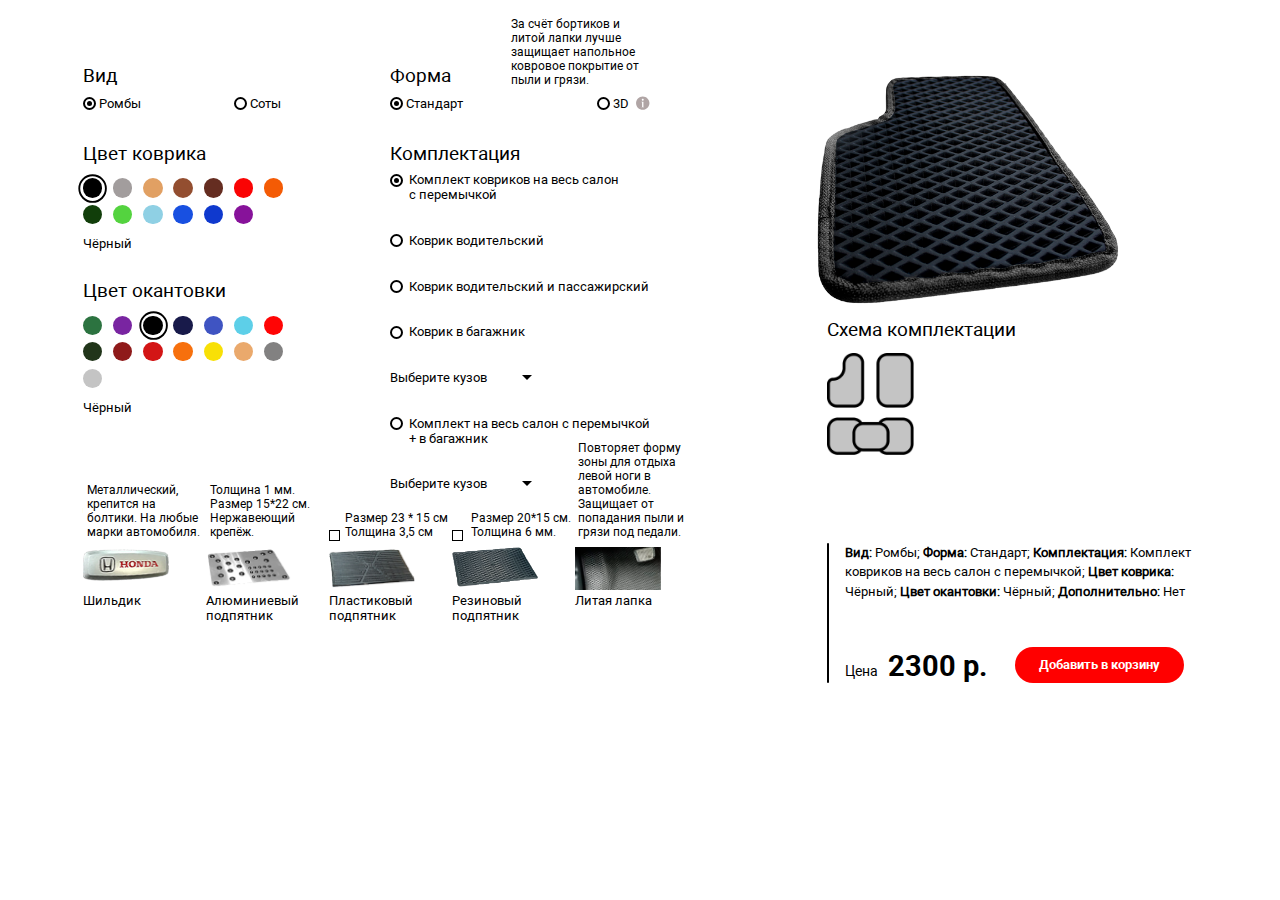
<file: ClientKovrik/lastCode.html>
<!DOCTYPE html>
<html lang="ru">
<head>
    <meta http-equiv="Content-Type" content="text/html; charset=UTF-8"/>
    <meta name="viewport" content="width=device-width, initial-scale=1.0"/>
    <meta http-equiv="X-UA-Compatible" content="IE=edge"/>
    <title>Ковры</title>
    <meta name="format-detection" content="telephone=no"/>
    <meta name="keywords" content=""/>
    <meta name="description" content=""/>
    <meta name="author" content=""/>
    <style>
        @charset "utf-8";
/*
    Устанавливаем шрифты
*/
@font-face {
    font-family: Roboto-Regular;
    src: url("https://plotnikovphilipp.github.io/%D0%9A%D0%BE%D0%B2%D1%80%D1%8B/fonts/Roboto.eot");
    src: url("https://plotnikovphilipp.github.io/%D0%9A%D0%BE%D0%B2%D1%80%D1%8B/fonts/Roboto.eot?#iefix") format("embedded-opentype"),
        url("https://plotnikovphilipp.github.io/%D0%9A%D0%BE%D0%B2%D1%80%D1%8B/fonts/Roboto.woff") format("woff"),
        url("https://plotnikovphilipp.github.io/%D0%9A%D0%BE%D0%B2%D1%80%D1%8B/fonts/Roboto.ttf") format("truetype"),
        url("https://plotnikovphilipp.github.io/%D0%9A%D0%BE%D0%B2%D1%80%D1%8B/fonts/Roboto.svg") format("svg");
}

@font-face {
    font-family: Roboto-Medium;
    src: url("https://plotnikovphilipp.github.io/%D0%9A%D0%BE%D0%B2%D1%80%D1%8B/fonts/Robotomedium.eot");
    src: url("https://plotnikovphilipp.github.io/%D0%9A%D0%BE%D0%B2%D1%80%D1%8B/fonts/Robotomedium.eot?#iefix") format("embedded-opentype"),
        url("https://plotnikovphilipp.github.io/%D0%9A%D0%BE%D0%B2%D1%80%D1%8B/fonts/Robotomedium.woff") format("woff"),
        url("https://plotnikovphilipp.github.io/%D0%9A%D0%BE%D0%B2%D1%80%D1%8B/fonts/Robotomedium.ttf") format("truetype"),
        url("https://plotnikovphilipp.github.io/%D0%9A%D0%BE%D0%B2%D1%80%D1%8B/fonts/Robotomedium.svg") format("svg");
}

@font-face {
    font-family: Roboto-Bold;
    src: url("https://plotnikovphilipp.github.io/%D0%9A%D0%BE%D0%B2%D1%80%D1%8B/fonts/Robotobold.eot");
    src: url("https://plotnikovphilipp.github.io/%D0%9A%D0%BE%D0%B2%D1%80%D1%8B/fonts/Robotobold.eot?#iefix") format("embedded-opentype"),
        url("https://plotnikovphilipp.github.io/%D0%9A%D0%BE%D0%B2%D1%80%D1%8B/fonts/Robotobold.woff") format("woff"),
        url("https://plotnikovphilipp.github.io/%D0%9A%D0%BE%D0%B2%D1%80%D1%8B/fonts/Robotobold.ttf") format("truetype"),
        url("https://plotnikovphilipp.github.io/%D0%9A%D0%BE%D0%B2%D1%80%D1%8B/fonts/Robotobold.svg") format("svg");
}

/*
    Установка дефолтных стилей
*/
* {
    padding: 0;
    margin: 0;
    -webkit-border-radius: 0;
    -moz-border-radius: 0;
    -ms-border-radius: 0;
    -o-border-radius: 0;
    border-radius: 0;
    outline: 0;
    border: none;
}

body, html {width: 100%}

body {
    overflow-x: hidden !important;    
}

html {
    font-family: Roboto-Regular;
    font-size: 1vw;
    background-color: white;
}

h1, h2, h3, h5, h6 {font-family: Roboto-Regular}

ul, ol {list-style: none}

a {
    text-decoration: none;
    color: white;
}

small, address {
    font-style: normal;
    font-weight: normal;
}

button, textarea, input, select {
    border: none;
    background: none;
    -webkit-border-radius: 0;
    -moz-border-radius: 0;
    -ms-border-radius: 0;
    -o-border-radius: 0;
    border-radius: 0;
    outline: 0;
}

button a {
    position: absolute;
    top: 0;
    left: 0;
    right: 0;
    bottom: 0;
}

button {
    position: relative;
    overflow: hidden;
}

fieldset {border: none}

/*

    Левая часть

*/
.t706__product-title div strong {
    font-size: 0.8rem;
}

.t706__product-title div span {
    font-size: 0.8rem;
    font-weight: normal;
}

.wrapper {
    width: 96%;
    padding: 1% 0% 0 6.5%;
    margin-top: 4%;
}

.wrapper::after {
    content: ' ';
    display: table;
    width: 100%;
}

.left-section {
    float: left;
    width: 50%;
}

.left-section::after {
    content: ' ';
    display: table;
    width: 100%;
}

.right-section {
    width: 50%;
    float: left;
}

.right-section::after {
    content: ' ';
    display: table;
    width: 100%;
}

header h1 {font-size: 2.5rem}

header {
    margin-bottom: 2.5%;
    display: none;
}

/*

    Вид и форма

*/
.view {
    float: left;
    width: 50%;
    overflow: hidden;
}

.view input, .view label {cursor: pointer}

.view h6 {
    font-size: 1.5rem;
    font-weight: normal;
}

.left-first-view {
    float: left;
    width: 38%;
    margin-top: 2.5%;
}

.left-first-view input, .left-second-view input {
    display: none;
}

.left-first-view label, .left-second-view label, .left-first-shape label, .left-second-shape label {
    vertical-align: middle;
}

.circle-of-first-view, .circle-of-second-view {
    border: 2px solid black;
    height: 0.7vw;
    width: 0.7vw;
    display: inline-block;
    -webkit-border-radius: 100vw;
    -moz-border-radius: 100vw;
    -ms-border-radius: 100vw;
    -o-border-radius: 100vw;
    border-radius: 100vw;
    vertical-align: middle;
    position: relative;
}

.circle-of-first-view::after, .circle-of-second-view::after {
    content: ' ';
    display: block;
    position: absolute;
    top: 0;
    left: 0;
    right: 0;
    margin: auto;
    bottom: 0;
    background-color: transparent;
    height: 0.4vw;
    width: 0.4vw;
    -webkit-border-radius: 100vw;
    -moz-border-radius: 100vw;
    -ms-border-radius: 100vw;
    -o-border-radius: 100vw;
    border-radius: 100vw;
}

.left-first-view input:checked + .circle-of-first-view::after,
.left-second-view input:checked + .circle-of-second-view::after {
    content: ' ';
    background-color: black;
}

.left-second-view {
    overflow: hidden;
    margin-top: 2.5%;
    width: 26.5%;
    text-align: right;
}

.shape {
    width: 50%;
    float: left;
    position: relative;
    z-index: 1;
}

.shape::after {
    content: ' ';
    display: table;
    width: 100%;
}

.shape input, .shape label {cursor: pointer}

.shape h6 {
    font-size: 1.5rem;
    font-weight: normal;
}

.left-first-shape {
    float: left;
    width: 38%;
    margin-top: 2.5%;
}

.left-second-shape {
    margin-top: 2.5%;
    position: relative;
    float: left;
    width: 46.4%;
    text-align: right;
}

.left-first-shape input, .left-second-shape input {
    display: none;
}

.circle-of-first-shape, .circle-of-second-shape {
    border: 2px solid black;
    height: 0.7vw;
    width: 0.7vw;
    display: inline-block;
    -webkit-border-radius: 100vw;
    -moz-border-radius: 100vw;
    -ms-border-radius: 100vw;
    -o-border-radius: 100vw;
    border-radius: 100vw;
    vertical-align: middle;
    position: relative;
}

.circle-of-first-shape::after, .circle-of-second-shape::after {
    content: ' ';
    display: block;
    position: absolute;
    top: 0;
    left: 0;
    right: 0;
    margin: auto;
    bottom: 0;
    background-color: transparent;
    height: 0.4vw;
    width: 0.4vw;
    -webkit-border-radius: 100vw;
    -moz-border-radius: 100vw;
    -ms-border-radius: 100vw;
    -o-border-radius: 100vw;
    border-radius: 100vw;
}

.left-first-shape input:checked + .circle-of-first-shape::after,
.left-second-shape input:checked + .circle-of-second-shape::after {
    content: ' ';
    background-color: black;
}

.left-second-shape img {
    width: 1.1vw;
    vertical-align: middle;
    margin-left: 0.3vw;
    cursor: pointer;
}

.first-pop {
    position: absolute;
    font-size: 0.9rem;
    text-align: left;
    bottom: 120%;
    background-color: white;
    left: 0;
    padding: 3%;
    right: 0;
    word-wrap: normal;
}

.kovrik, .okantovka {
    padding-left: 0 !important;
}

/*

     Комплектация, цвет коврика, цвет окантовки

*/
.fadap5 {
    display: none;
}

.complect {
    margin-top: 5%;
    width: 50%;
    float: left;
}

.complect ul {
    padding-left: 0 !important;    
}

.complect::after {
    content: ' ';
    display: table;
    width: 100%;
}

.complect input, .complect label {cursor: pointer}

.complect select {
    -webkit-appearance: none;
    -moz-appearance: none;
    appearance: none;
    border: none;
    outline: 0;
    font-weight: normal;
    cursor: pointer;
    font-size: 1rem;
    font-weight: normal;
    font-family: Roboto-Regular;
    width: 100%;
}

.complect .select {
    position: relative;
    margin: 0;
    margin-top: 10%;
    width: 46%;
    cursor: pointer;
    float: none;
}

.complect .select::after {
    content: " ";
    pointer-events: none;
    position: absolute;
    top: 33%;
    right: 0;
    display: inline-block;
    border: 0.45vw solid transparent;
    border-top-color: black; 
}

.complect h6 {
    font-size: 1.5rem;
    font-weight: normal;
    margin-bottom: 2.5%;
}

.complect ul li {
    position: relative;
    overflow: hidden;
}

.complect ul li input {
    display: none;
}

.complect ul li label:nth-of-type(2) {
    overflow: hidden;
    display: block;
    margin-left: 6%;
}

.complect ul li label:nth-of-type(1) {
    border: 2px solid black;
    float: left;
    margin-top: 0.5%;
    height: 0.7vw;
    width: 0.7vw;
    -webkit-border-radius: 100vw;
    -moz-border-radius: 100vw;
    -ms-border-radius: 100vw;
    -o-border-radius: 100vw;
    border-radius: 100vw;
    vertical-align: middle;
    position: relative;
}

.complect ul li label:nth-of-type(1)::after {
    content: ' ';
    display: block;
    position: absolute;
    top: 0;
    left: 0;
    right: 0;
    margin: auto;
    bottom: 0;
    background-color: transparent;
    height: 0.4vw;
    width: 0.4vw;
    -webkit-border-radius: 100vw;
    -moz-border-radius: 100vw;
    -ms-border-radius: 100vw;
    -o-border-radius: 100vw;
    border-radius: 100vw;
}

.complect ul li input:checked + label::after {
    content: ' ';
    background-color: black;
}

.complect ul li:nth-child(3) {
    position: relative;
}

.complect ul li:not(:first-child) {
    margin-top: 10%;
}

.color {
    margin-top: 5%;
    float: left;
    width: 50%;
    clear: both;
}

.color > div > span {
    display: inline-block;
    margin-top: 3%;
}

.color > div:first-of-type {
    margin-bottom: 9%;
}

.color input, .color label {cursor: pointer}

.color h6 {
    font-size: 1.5rem;
    font-weight: normal;
    margin-bottom: 4.5%;
}

.color ul {
    width: 71%;
}

.color ul li {
    display: inline-block;
    cursor: pointer;
}

.color ul li:not(:first-of-type):not(:nth-of-type(8)) {
    margin-left: 5%;
}

.color > div:nth-of-type(2) li:last-child {
    margin-left: 0;
}

.color ul li:nth-of-type(n + 8) {margin-top: 2%}

.color li {
    -webkit-border-radius: 100vw;
    -moz-border-radius: 100vw;
    -ms-border-radius: 100vw;
    -o-border-radius: 100vw;
    border-radius: 100vw;
    width: 1.5vw;
    height: 1.5vw;
    position: relative;
}

.color li div {
    position: absolute;
    top: 0;
    bottom: 0;
    left: 0;
    right: 0;
    margin: auto;
    -webkit-border-radius: 100vw;
    -moz-border-radius: 100vw;
    -ms-border-radius: 100vw;
    -o-border-radius: 100vw;
    border-radius: 100vw;
    width: 1vw;
    height: 1vw;
    -webkit-transform: scale(1.9);
    -moz-transform: scale(1.9);
    -ms-transform: scale(1.9);
    -o-transform: scale(1.9);
    transform: scale(1.9);
}

.color li.chernyj_kovrik div, .color li.chernaya_okantovka div  {
    border: 0.5px solid black;
}

/*

    Акссесуары

*/
.dop {
    float: left;
    width: 100%;
}

.dop h6 {
    font-size: 1.5rem;
    font-weight: normal;
    margin-bottom: 2%;
}

.dop ul {
    display: table;
    width: 100%;
}

.dop ul li {
    display: table-cell;
    width: 20%;
    position: relative;    
}

.dop ul li .first-line {
    position: relative;
}

.first-line input {
    display: none;
}

.first-line label {
    border: 1px solid black;
    display: inline-block;
    width: 0.7vw;
    vertical-align: middle;
    height: 0.7vw;
    cursor: pointer;
}

.first-line label::after {
    content: ' ';
    color: black;
    display: block;
    width: 0.7vw;
    height: 0.7vw;
    line-height: 0.7vw;
    font-size: 1.3rem;
    -webkit-transform: translate(-5%, -12%);
    -moz-transform: translate(-5%, -12%);
    -ms-transform: translate(-5%, -12%);
    -o-transform: translate(-5%, -12%);
    transform: translate(-5%, -12%);
}

.first-line input:checked + label::after {
    content: '\2714';
}

.third-pop, .fourth-pop, .fifth-pop, .sixth-pop, .seventh-pop {
    position: absolute;
    font-size: 0.9vw;
    padding: 3%;
    background-color: white;
    bottom: 0;
    right: 0;
    word-wrap: normal;
}

.dop ul li .first-line input {
    cursor: pointer;
}

.dop ul li .first-line img {
    width: 1.1vw;
    margin-left: 5%;
    vertical-align: middle;
    cursor: pointer;
}

.dop ul li > img {
    width: 70%;
    margin-top: 4%;
}

.dop ul li:nth-child(2) > img {
    margin-top: 5%;
}

.dop ul li > span {
    position: absolute;
    top: 100%;
    left: 0;
    right: 0;
}

.dop ul li:not(:last-child) > span {
    position: absolute;
    bottom: 0;
    left: 0;
    right: 0;
    margin: auto;
}

/*

    Правая часть

*/
.right-section > * {
    margin-left: 21%;
}

.right-section > h6 {
    font-size: 1.5rem;
    font-weight: normal;
}

.right-section > img {
    height: 13vw;
    margin-top: 2%;
}

.image-area {
    position: relative;
    width: 82%;
    -webkit-transform: translateX(-4.5%);
    -moz-transform: translateX(-4.5%);
    -ms-transform: translateX(-4.5%);
    -o-transform: translateX(-4.5%);
    transform: translateX(-4.5%);
}

.image-area img {
    width: 65%;
}

.image-area .shaper {
    position: absolute;
    top: 2%;
    left: -10%;
    width: 33%;
}

.image-area .shild {
    position: absolute;
    top: 14%;
    left: 0;
    width: 65%;
}

.image-area .alum {
    position: absolute;
    top: 0;
    left: 0;
    width: 65%;
}

.image-area .plast {
    position: absolute;
    top: 0;
    left: 0;
    width: 65%;
}

.image-area .resin {
    position: absolute;
    top: 0;
    left: 0;
    width: 65%;
}

.image-area .bigCircle {
    position: absolute;
    top: -4%;
    left: -7%;
    width: 80%;
}

.image-area img:first-of-type {
    position: absolute;
}

.description {
    width: 60%;
    position: relative;
    margin-top: 3.4%;
    padding-left: 3%;
}

.last-line {
    margin-top: 2%;
    width: 100%;
}

.description div[role="contentinfo"] {
    line-height: 1.5;
    height: 7.5rem;
}

.description h6 {
    display: inline-block;
    font-weight: normal;
    font-size: 1.1rem;
}

.last-line span {
    font-family: Roboto-Bold;
    font-size: 2.3rem;
    width: 7.9rem;
    display: inline-block;
    margin-left: 2%;
}

.description button {
    color: white;
    font-family: Roboto-Bold;
    background-color: red;
    -webkit-border-radius: 100vw;
    -moz-border-radius: 100vw;
    -ms-border-radius: 100vw;
    -o-border-radius: 100vw;
    border-radius: 100vw;
    font-size: 1rem;
    padding: 2.9% 6.5%;
    cursor: pointer;
    vertical-align: bottom;
    margin-left: 6%;
}

.line {
    position: absolute;
    top: 0;
    bottom: 0;
    left: 0;
    width: 2px;
    background-color: black;
    -webkit-border-radius: 100vw;
    -moz-border-radius: 100vw;
    -ms-border-radius: 100vw;
    -o-border-radius: 100vw;
    border-radius: 100vw;
}

.fadap, .fadap3, .fadap6, .fadap7, .fadap8 {
    display: none;
}

/*

    Адаптив

*/
@media(max-width: 1024px) {
    html, body {
        overflow-x: hidden;
    }

    .wrapper {
        padding-top: 2%;
        padding-bottom: 5%;
        overflow: hidden;
        padding-left: 2%;
        padding-right: 2%;
    }

    header h1 {
        font-size: 3.4rem;
        font-family: Roboto-Medium;
        font-weight: normal;
    }

    .view, .shape {
        width: 100%;
        float: none;
    }

    .first-pop {
        font-size: 2.1rem;
        text-align: left;
        top: 120%;
        left: -70%;
        padding: 10%;
        bottom: auto;
        right: -70%;
    }

    .view::after {
        content: ' ';
        display: table;
        width: 100%;
    }

    .view h6, .shape h6 {
        font-size: 3rem;
    }

    .view > div, .shape > div {
        font-size: 2.2rem;
    }

    .view h6, .shape h6, .view > div, .shape > div {
        display: inline-block;
        float: none;
        width: auto;
        vertical-align: bottom;
    }

    .circle-of-first-view, .circle-of-second-view {
        width: 1.9vw;
        height: 1.9vw;
    }

    .circle-of-first-view::after, .circle-of-second-view::after {
        width: 1vw;
        height: 1vw;
    }

    .left-first-view {
        margin-left: 15%;
    }

    .left-second-view {
        margin-left: 10%;
    }

    .shape {
        margin-top: 4%;
    }

    .circle-of-first-shape, .circle-of-second-shape {
        width: 1.9vw;
        height: 1.9vw;
    }

    .circle-of-first-shape::after, .circle-of-second-shape::after {
        width: 1vw;
        height: 1vw;
    }

    .left-first-shape {
        margin-left: 9%;
    }

    .left-second-shape {
        margin-left: 10%;
        z-index: 1;
    }

    .left-second-shape img {
        width: 2.9vw;
        margin-left: 0.6vw;
        vertical-align: top;
    }

    /*
    
        Цвет, комплектация
    
    */
    .complect {
        float: none;
    }

    .color {
        float: none;
        width: 100%;
        margin-top: 8%;
    }

    .color h6 {
        margin-bottom: 8%;
        word-spacing: 6rem;
    }

    .color::after {
        content: ' ';
        display: table;
        width: 100%;
    }

    .color > div {
        width: 50%;
        float: left;
    }

    .color > div:first-of-type {
        margin-bottom: 0;
        width: 50%;
    }

    .color > div:last-of-type h6, .color > div:last-of-type span {
        display: inline-block;
        margin-left: 20%;
    }

    .color > div:last-of-type ul {
        margin-left: 20%;
    }

    .color > div:first-of-type {margin: none}

    .color h6 {
        font-size: 3rem;
    }

    .color ul {
        width: 80%;
    }

    .color li {
        width: 3.5vw;
        height: 3.5vw;
    }

    .color ul li:not(:first-of-type):not(:nth-of-type(8)) {
        margin-left: 0;
    }

    .color ul li:not(:first-of-type):not(:nth-of-type(5)):not(:nth-of-type(9)):not(:nth-of-type(13)) {
        margin-left: 8%;
    }

    .color ul li:nth-of-type(n + 5) {margin-top: 5%}

    .color > div > span {
        display: inline-block;
        margin-top: 8%;
        font-size: 2.3rem;
    }

    .color li div {
        width: 2.5vw;
        height: 2.5vw;
    }

    .complect {
        margin-top: 10%;
        width: 100%;
        float: none;
        font-size: 2.2rem;
    }

    .complect ul li:not(:first-child) {
        margin-top: 13%;
    }

    .complect .select {
        margin-top: 13%;
    }

    .complect h6 {
        font-size: 2.9rem;
        font-weight: normal;
        margin-bottom: 4.5%;
    }

    .complect ul li label:nth-of-type(1) {
        width: 1.9vw;
        height: 1.9vw;
    }

    .complect ul li label:nth-of-type(2) {
        margin-left: 7.5%;
    }

    .complect ul li label:nth-of-type(1)::after {
        width: 1vw;
        height: 1vw;
    }

    .complect select {
        font-size: 2.2rem;
    }

    .complect .select::after {
        content: " ";
        pointer-events: none;
        position: absolute;
        top: 33%;
        right: 0;
        display: inline-block;
        border: 0.7vw solid transparent;
        border-top-color:black;
    }
    /*
    
        Правая часть

    */
    .image-area img {
        width: 100%;
    }

    .right-section > h6 {
        display: none;
    }

    .right-section > * {
        margin-left: 5%;
    }

    .image-area {
        width: 95%;
    }

    .right-section {
        text-align: center;
    }

    /*
    
        Центр
    
    */
    .fadap1, .fadap2 {
        display: none;
    }

    .fadap, .fadap3 {
        display: block;
        margin-top: 2%;
    }

    .right-section > img {
        height: 24.7vw;
        margin-top: 77%;
        margin-left: 0;
    }

    .dop {
        float: none;
        width: 100%;
        margin-top: 0;
    }

    .dop h6 {
        font-size: 2.9rem;
        margin-top: 5%;
        float: left;
        width: 100%;
        margin-bottom: 3%;
        clear: both;
    }

    .first-line label {
        width: 1.9vw;
        height: 1.9vw;
    }

    .first-line label::after {
        content: ' ';
        width: 1.9vw;
        height: 1.9vw;
        line-height: 1.9vw;
        font-size: 3.5rem;
    }

    .dop ul li .first-line img {
        width: 2.9vw;
    }

    .dop ul li > span {
        font-size: 2.2rem;
        top: 110%;
    }

    .third-pop, .fourth-pop, .fifth-pop, .sixth-pop, .seventh-pop {
        font-size: 2.1vw;
        padding: 5%;
    }

    .image-area {
        position: relative;
        width: 82%;
        -webkit-transform: translateX(0%);
        -moz-transform: translateX(0%);
        -ms-transform: translateX(0%);
        -o-transform: translateX(0%);
        transform: translateX(0%);
}

    .image-area .shaper {
        width: 50%;
    }

    .image-area .shild {
        top: 30%;
        left: 4%;
        width: 70%;
    }

    .image-area .alum {
        top: 5%;
        left: 8%;
        width: 84%;
    }

    .image-area .plast {
        top: 5%;
        left: 8%;
        width: 84%;
    }
    
    .image-area .resin {
        top: 5%;
        left: 8%;
        width: 84%;
    }

    .image-area .bigCircle {
        top: -4%;
        left: -7%;
        width: 120%;
    }

    .fadap3 {
        display: block;
        width: 100%;
        margin-top: 17%;
    }

    .description {
        width: 100%;
        padding: 0;
        text-align: center;
    }

    .description div[role="contentinfo"] {
        font-size: 2.5rem;
        height: 26.5rem;
    }

    .description h6 {
        font-size: 2.2rem;
        vertical-align: middle;
    }

    .last-line span {
        font-size: 4rem;
        width: 16rem;
        vertical-align: middle;
    }

    .description button {
        font-size: 2.2rem;
        padding: 2.4% 6%;
        vertical-align: middle;
    }

    .fadap, .dop {
        width: 100%;
    }

    /*
    
        Кнопка

    */
    .fadap7 {
        display: none;
        position: fixed;
        bottom: 3%;
        right: 6%;
        text-align: center;
        width: 15vw;
        height: 15vw;
        background-color: red;
        -webkit-border-radius: 100vw;
        -moz-border-radius: 100vw;
        -ms-border-radius: 100vw;
        -o-border-radius: 100vw;
        border-radius: 100vw;
        box-shadow: 0px 6px 10px rgba(0, 0, 0, 0.25);
        cursor: pointer;
        z-index: 999;
    }

    .fadap7 img {
        width: 48%;
        display: block;
        position: absolute;
        left: 0;
        right: 0;
        top: 5%;
        margin: auto;
    }
    
    .fadap7 span {
        font-size: 3rem;
        margin-top: 10%;
        font-weight: bold;
        color: white;
        display: inline-block;
    }

    @keyframes animate1 {
        from {
            -webkit-transform: translateY(-130%);
            -moz-transform: translateY(-130%);
            -ms-transform: translateY(-130%);
            -o-transform: translateY(-130%);
            transform: translateY(-130%);
        }
        to {
            -webkit-transform: translateY(0%);
            -moz-transform: translateY(0%);
            -ms-transform: translateY(0%);
            -o-transform: translateY(0%);
            transform: translateY(0%);
        }
    }

    @keyframes animate2 {
        from {
            -webkit-transform: translateY(0%);
            -moz-transform: translateY(0%);
            -ms-transform: translateY(0%);
            -o-transform: translateY(0%);
            transform: translateY(0%);
        }
        to {
            -webkit-transform: translateY(-130%);
            -moz-transform: translateY(-130%);
            -ms-transform: translateY(-130%);
            -o-transform: translateY(-130%);
            transform: translateY(-130%);
        }
    }

    .fadap8 {
        display: block;
        position: fixed;
        width: 100%;
        top: 0;
        -webkit-transform: translateY(-130%);
        -moz-transform: translateY(-130%);
        -ms-transform: translateY(-130%);
        -o-transform: translateY(-130%);
        transform: translateY(-130%);
        left: 0;
        background-color: white;
        padding: 11% 0;
        z-index: 999;
    }

    .animate-open-frame {
        -webkit-animation: animate1 1.2s 1 ease-in-out;
        animation: animate1 1s 1 ease-in-out;
        animation-fill-mode: both;
    }

    .animate-close-frame {
        -webkit-animation: animate2 1.2s 1 ease-in-out;
        animation: animate2 1s 1 ease-in-out;
        animation-fill-mode: both;
    }

    .fadap8 .image-area {
        width: 60%;
        margin: auto;
        
    }
    .t706__product-title div strong {
    font-size: 2.5rem;
    }

    .t706__product-title div span {
        font-size: 2.5rem;
    }
}

@media (max-width: 400px) {
    body, html {overflow-x: hidden !important;}
    
    .wrapper {
        padding-left: 7%;
        width: 93%;
        overflow: hidden !important;
    }

    .fadap4 {
        display: none;
    }

    .fadap5 {
        margin: auto;
        display: block;
        width: 80%;
        margin-top: 10%;
    }

    .left-section {
        width: 100%;
        float: none;
    }

    .left-section h1 {
        font-size: 7rem;
    }

    .view h6, .shape h6 {
        font-size: 5.5rem;
    }

    .view label:last-of-type, .shape label:last-of-type {
        font-size: 4.2rem
    }

    .circle-of-first-view, .circle-of-second-view {
        width: 3.5vw;
        height: 3.5vw;
        vertical-align: top;
    }

    .circle-of-first-view::after, .circle-of-second-view::after {
        width: 1.8vw;
        height: 1.8vw;
    }

    .circle-of-first-shape, .circle-of-second-shape {
        width: 3.5vw;
        height: 3.5vw;
        vertical-align: top;
    }

    .circle-of-first-shape::after, .circle-of-second-shape::after {
        width: 1.8vw;
        height: 1.8vw;
    }

    .left-second-shape img {
        width: 5vw;
    }

    /*
    
        Цвет, комплектация
    
    */
    .color {
        width: 100%;
    }

    .color > div {
        float: none;
        width: 90%;
    }

    .color > div:first-of-type {
        margin-bottom: 0;
        width: 90%;
    }

    .color h6 {
        margin-bottom: 5%;
        word-spacing: initial;
        font-size: 5.5rem;
    }

    .color ul {
        width: 100%;
    }

    .color > div > span {
        display: inline-block;
        margin-top: 6%;
        font-size: 4.2rem;
    }

    .color > div:last-of-type ul {
        margin-left: 0;
    }

    .color li {
        width: 7.9vw;
        height: 7.9vw;
    }

    .color li div {
        width: 5.6vw;
        height: 5.6vw;
    }

    .color > div:last-of-type h6, .color > div:last-of-type span {
        display: inline-block;
        margin-left: 0%;
    }

    .color ul li:not(:first-of-type):not(:nth-of-type(8)) {
        margin-left: 5% !important;
    }

    .color ul li:nth-of-type(8), .color ul li:first-of-type {
        margin-left: 0 !important;
    }

    .color div:nth-of-type(2) ul li:last-of-type {
        margin-left: 0 !important;
    }

    .color > div:first-of-type {
        margin-bottom: 8%;
    }

    .color ul li:nth-of-type(n - 7) {margin-top: 0}

    .color ul li:nth-of-type(n + 8) {margin-top: 6%}

    /*
    
        Комплектация
    
    */
    .complect {
        font-size: 4.2rem;
        width: 98%;
    }

    .complect h6 {
        font-size: 5.5rem;
    }

    .complect ul li:first-of-type {
        width: 88%;
    }
    
    .complect ul li label:nth-of-type(1) {
        width: 3.5vw;
        height: 3.5vw;
    }

    .complect ul li label:nth-of-type(1)::after {
        width: 1.8vw;
        height: 1.8vw;
    }

    .complect select {
        font-size: 4.2rem;
    }

    .complect .select::after {
        border: 1.6vw solid transparent;
        border-top-color: black; 
    }

    .fadap6 {
        display: block;
        width: 100%;
    }

    .right-section {
        margin: 0;
        width: 100%;
        float: none;
        text-align: center;
        float: none;
        margin-left: -4%;
    }

    .right-section > * {
        margin-left: 0;
    }

    .right-section > img {
        height: 47vw;
        margin-top: 7%;
    }
    
    .fadap6 > h6 {
        text-align: left;
        display: block !important;
        font-size: 5.5rem;
        font-weight: normal;
        margin-top: 5%;
    }

    /*
    
        Dop
    
    */
    .fadap {
        width: 100%;
    }

    .dop {
        width: 100%;
        margin-top: 6%;
    }

    .dop h6 {
        font-size: 5.5rem;
        margin-bottom: 4%;
    }

    .dop ul {
        display: flex;
        flex-direction: row;
        width: 100%;
        margin-left: -7%;
        flex-wrap: wrap;
        justify-content: center;
    }
    .dop ul li {
        width: 40%;
    }

    .dop ul li:nth-of-type(2n):not(:last-of-type) {
        margin-left: 10%;
    }

    .dop ul li:nth-of-type(n + 3) {
        margin-top: 19%;
    }

    .first-line label {
        width: 3.5vw;
        height: 3.5vw;
    }

    .first-line label::after {
        content: ' ';
        -webkit-transform: translate(-17%, -20%);
        -moz-transform: translate(-17%, -20%);
        -ms-transform: translate(-17%, -20%);
        -o-transform: translate(-17%, -20%);
        transform: translate(-17%, -20%);
}
    
    .first-line label::after {
        content: ' ';
        width: 4vw;
        height: 4vw;
        line-height: 4vw;
        font-size: 7rem;
    }

    .dop ul li .first-line img {
        width: 5vw;
        margin-left: 9%;
    }

    .dop ul li > span {
        font-size: 4.2rem;
    }

    .description h6 {
        font-size: 4.9rem;
    }

    .description div[role="contentinfo"] {
        font-size: 4.5rem;
        width: 80%;
        display: block;
        margin: auto;
        height: 62rem;
    }

    .fadap3 {
        width: 107%;
        margin-left: -7%;
    }

    .last-line span {
        font-size: 7.2rem;
        width: 25rem;
        display: inline-block;
        margin-left: 5%;
    }

    .description button {
        font-size: 4.4rem;
        padding: 3% 8%;
        margin: 0;
        margin-top: 4%;
        vertical-align: middle;
    }

    .last-line {
        text-align: center;
    }

    .third-pop, .fourth-pop, .fifth-pop, .sixth-pop, .seventh-pop {
        font-size: 4vw;
        padding: 12%;
    }

    .first-pop, .second-pop {
        font-size: 4rem;
    }

    /*
    
        Button

    */
    .fadap7 {
        bottom: 3%;
        right: 6%;
        width: 22vw;
        height: 22vw;
        cursor: pointer;
    }

    .fadap7 span {
        font-size: 4rem;
    }
    
    .fadap8 {
        width: 100%;
        top: 0;
        -webkit-transform: translateY(-130%);
        -moz-transform: translateY(-130%);
        -ms-transform: translateY(-130%);
        -o-transform: translateY(-130%);
        transform: translateY(-130%);
        padding: 11% 0;
    }

    .fadap8 .image-area {
        width: 80%;
        margin: auto;
        
    }
    
    .t706__product-title div strong {
    font-size: 4rem;
    }

    .t706__product-title div span {
        font-size: 4rem;
    }
}
    </style>
</head>
<body ontouchstart="">
    <div class="wrapper">
    <!--
        Левая часть
    -->
        <section class="left-section">
            <header>
                <h1>Подобрать EVA коврики</h1>
            </header>

    <!--
        Вид и форма
    -->
            <div class="view">
                <h6>Вид</h6>
                <div class="left-first-view">
                    <input checked name="view" id="firstView" type="radio"/>
                    <label for="firstView" class="circle-of-first-view"></label>
                    <label for="firstView">Ромбы</label>
                </div>
                <div class="left-second-view">
                    <input name="view" id="secondView" type="radio"/>
                    <label for="secondView" class="circle-of-second-view"></label>
                    <label for="secondView">Соты</label>
                </div>
            </div>
            <div class="shape">
                <h6>Форма</h6>
                <div class="left-first-shape">
                    <input checked id="firstShape" name="shape" type="radio"/>
                    <label for="firstShape" class="circle-of-first-shape"></label>
                    <label for="firstShape">Стандарт</label>
                </div>
                <div class="left-second-shape">
                    <input name="shape" id="secondShape" type="radio"/>
                    <label for="secondShape" class="circle-of-second-shape"></label>
                    <label for="secondShape">3D</label> <img class="pop" alt="Доп. информация" src="https://plotnikovphilipp.github.io/%D0%9A%D0%BE%D0%B2%D1%80%D1%8B/imgs/info.svg"/>
                    <div class="first-pop">
                        <p>
                            За счёт бортиков и литой лапки лучше защищает напольное ковровое покрытие от пыли и грязи.
                        </p>
                    </div>
                </div>
            </div>

        <!--
            Цвет коврика, цвет окантовки, комплектация
        -->
            <div class="image-area fadap5">
                    <img class="selfOkantovka" alt="" src="https://plotnikovphilipp.github.io/%D0%9A%D0%BE%D0%B2%D1%80%D1%8B/imgs/chernaya_okantovka.png"/>
                    <img class="selfKovrik" alt="" src="https://plotnikovphilipp.github.io/%D0%9A%D0%BE%D0%B2%D1%80%D1%8B/imgs/chernyj_kovrik_romby.png"/>      
            </div>
            <div class="color">
                <div>
                    <h6>Цвет коврика</h6>
                    <ul class="kovrik">
                        <li style="background-color: #000000;" class="chernyj_kovrik" data-color="Чёрный"><div></div></li><li data-color="Серый" style="background-color: #A29D9D;" class="seryi_kovrik"><div></div></li><li data-color="Бежевый" style="background-color: #E1A063;" class="bejevyj_kovrik"><div></div></li><li data-color="Коричневый" style="background-color: #934E30;" class="korichnevyi_kovrik"><div></div></li><li data-color="Кофейный" style="background-color: #652D21;" class="koveinyi_kovrik"><div></div></li><li data-color="Красный" style="background-color: #FA0404;" class="krasnyi_kovrik"><div></div></li><li data-color="Оранжевый" style="background-color: #F45B05;" class="oranjevyi_kovrik"><div></div></li><li data-color="Тёмно-зеленый" style="background-color: #113E0A;" class="temno_zelenyi_kovrik"><div></div></li><li data-color="Лаймовый" style="background-color: #54D33F;" class="laimovyi_kovrik"><div></div></li><li data-color="Голубой" style="background-color: #8FD0E4;" class="goluboi_kovrik"><div></div></li><li data-color="Синий" style="background-color: #1850E1;" class="sinij_kovrik"><div></div></li><li data-color="Тёмно-синий" style="background-color: #0F39CE;" class="temno_sinij_kovrik"><div></div></li><li data-color="Фиолетовый" style="background-color: #87129A;" class="fioletovyi_kovrik"><div></div></li>
                    </ul>
                    <span id="colorOfKovrika">Чёрный</span>
                </div>
                <div>
                    <h6>Цвет окантовки</h6>
                    <ul class="okantovka">
                        <li data-color="Тёмно-зеленый" style="background-color: #2C7340;" class="temno_zelyonaya_okantovka"><div></div></li><li data-color="Фиолетовый" style="background-color: #7925A1;" class="fioletovaya_okantovka"><div></div></li><li data-color="Чёрный" style="background-color: #000000;" class="chernaya_okantovka"><div></div></li><li data-color="Тёмно-синий" style="background-color: #181A4A;" class="temno_sinyaya_okantovka"><div></div></li><li data-color="Синий" style="background-color: #3F54C2;" class="sinyaya_okantovka"><div></div></li><li data-color="Голубой" style="background-color: #5DCFE8;" class="golubaya_okantovka"><div></div></li><li data-color="Красный" style="background-color: #FF0505;" class="krasnaya_okantovka"><div></div></li><li data-color="Изумрудный" style="background-color: #21351A;" class="izumrudnaya_okantovka"><div></div></li><li data-color="Красно-Чёрный" style="background-color: #8F1A1A;" class="krasno_chernaya_okantovka"><div></div></li><li data-color="Бордовый" style="background-color: #D31515;" class="bordovaya_okantovka"><div></div></li><li data-color="Оранжевый" style="background-color: #F7700D;" class="oranjevaya_okantovka"><div></div></li><li data-color="Жёлтый" style="background-color: #F8E006;" class="jeltaya_okantovka"><div></div></li><li data-color="Бежевый" style="background-color: #EAA96C;" class="bejevaya_okantovka"><div></div></li><li data-color="Тёмно-серый" style="background-color: #828181;" class="temno_seraya_okantovka"><div></div></li><li data-color="Светло серый" style="background-color: #C4C4C4;" class="svetlo_seraya_okantovka"><div></div></li>
                    </ul>
                    <span id="colorOfOkantovki">Чёрный</span>
                </div>
            </div>

            <div class="complect">
                <h6>Комплектация</h6>
                <ul>
                    <li>
                        <input checked id="firstComplect" data-price1="2300" data-price2="2800" name="complect" type="radio"/>
                        <label for="firstComplect"></label>
                        <label for="firstComplect">Комплект ковриков на весь салон с&nbsp;перемычкой</label>
                    </li>
                    <li>
                        <input id="secondComplect" data-price1="750" data-price2="1000" name="complect" type="radio"/>
                        <label for="secondComplect"></label>
                        <label for="secondComplect">Коврик водительский</label>
                    </li>
                    <li>
                        <input id="thirdComplect" data-price1="1500" data-price2="2000" name="complect" type="radio"/>
                        <label for="thirdComplect"></label>
                        <label for="thirdComplect">Коврик водительский и пассажирский</label>
                    </li>
                    <li>
                        <input id="fourthComplect" data-price1="1750" name="complect" type="radio"/>
                        <label for="fourthComplect"></label>
                        <label for="fourthComplect">Коврик в багажник</label>
                        <div class="select">
                            <select name="cusov1">
                                <option value="false">Выберите кузов</option>
                                <option value="Sedan">Седан</option>
                                <option value="Xechbeck">Хэчбек</option>
                                <option value="Kupe">Купэ</option>
                                <option value="Universal">Универсал</option>
                                <option value="Other">Другое</option>
                            </select>
                        </div>
                    </li>
                    <li>
                        <input id="fifthComplect" data-price1="3750" data-price2="4550" name="complect" type="radio"/>
                        <label for="fifthComplect"></label>
                        <label for="fifthComplect">Комплект на весь салон с перемычкой +&nbsp;в&nbsp;багажник</label>
                        <div class="select">
                            <select name="cusov1"><option value="false">Выберите кузов</option>
                                <option value="Sedan">Седан</option>
                                <option value="Xechbeck">Хэчбек</option>
                                <option value="Kupe">Купэ</option>
                                <option value="Universal">Универсал</option>
                                <option value="Other">Другое</option>
                            </select>
                        </div>
                    </li>
                </ul>
            </div>
            <section class="right-section fadap6">
                <h6>Схема комплектации</h6>
                <img alt="" id="selfComplect2" src="https://plotnikovphilipp.github.io/%D0%9A%D0%BE%D0%B2%D1%80%D1%8B/imgs/komplekt_na ves_salon_s_peremychkoy.png"/>
            </section>
        

        <!--
            Аксессуары
        -->
            <div class="dop fadap1">
                <h6>Дополнительно</h6>
                <ul role="menu">
                    <li>
                        <div class="first-line">
                            <input data-price="200" id="shildyk" name="shildyk" type="checkbox"/><label for="shildyk"></label><img class="pop" alt="Доп. информация" src="https://plotnikovphilipp.github.io/%D0%9A%D0%BE%D0%B2%D1%80%D1%8B/imgs/info.svg"/>
                            <div class="third-pop">
                                <p>
                                    Металлический, крепится на болтики. На любые марки автомобиля.
                                </p>
                            </div>
                        </div>
                        <img src="https://plotnikovphilipp.github.io/%D0%9A%D0%BE%D0%B2%D1%80%D1%8B/imgs/shildyk_2.png" alt=""/><br/>
                        <span>Шильдик</span>
                    </li>
                    <li>
                        <div class="first-line">
                            <input data-price="600" id="podpyannyk_aluminievyi" name="podpyannyk_aluminievyi" type="checkbox"/><label for="podpyannyk_aluminievyi"></label><img class="pop" alt="Доп. информация" src="https://plotnikovphilipp.github.io/%D0%9A%D0%BE%D0%B2%D1%80%D1%8B/imgs/info.svg"/>
                            <div class="fourth-pop">
                                <p>
                                    Толщина 1 мм.<br/>
                                    Размер 15*22 см.<br/>
                                    Нержавеющий крепёж.
                                </p>
                            </div>
                        </div>
                        <img src="https://plotnikovphilipp.github.io/%D0%9A%D0%BE%D0%B2%D1%80%D1%8B/imgs/aluminievyi_podpyatnik_1.png" alt=""/><br/>
                        <span>Алюминиевый подпятник</span>
                    </li>
                    <li>
                        <div class="first-line">
                            <input data-price="600" id="podpyannyk_plastikovyi" name="podpyannyk_plastikovyi" type="checkbox"/><label for="podpyannyk_plastikovyi"></label><img class="pop" alt="Доп. информация" src="https://plotnikovphilipp.github.io/%D0%9A%D0%BE%D0%B2%D1%80%D1%8B/imgs/info.svg"/>
                            <div class="fifth-pop">
                                <p>
                                    Размер 23 * 15 см<br/>
                                    Толщина 3,5 см
                                </p>
                            </div>
                        </div>
                        <img src="https://plotnikovphilipp.github.io/%D0%9A%D0%BE%D0%B2%D1%80%D1%8B/imgs/plastikovyi_podpyatnik_1.png" alt=""/><br/>
                        <span>Пластиковый подпятник</span>
                    </li>
                    <li>
                        <div class="first-line">
                            <input data-price="600" id="podpyannyk_rezinovyi" name="podpyannyk_rezinovyi" type="checkbox"/><label for="podpyannyk_rezinovyi"></label><img class="pop" alt="Доп. информация" src="https://plotnikovphilipp.github.io/%D0%9A%D0%BE%D0%B2%D1%80%D1%8B/imgs/info.svg"/>
                            <div class="sixth-pop">
                                <p>
                                    Размер 20*15 см.<br/>
                                    Толщина 6 мм.
                                </p>
                            </div>
                        </div>
                        <img src="https://plotnikovphilipp.github.io/%D0%9A%D0%BE%D0%B2%D1%80%D1%8B/imgs/rezinovyi_podpyatnik_1.png" alt=""/><br/>
                        <span>Резиновый подпятник</span>
                    </li>
                    <li>
                        <div class="first-line">
                            <input data-price="100" id="litaya_lapka" name="litaya_lapka" type="checkbox"/><label for="litaya_lapka"></label><img class="pop" alt="Доп. информация" src="https://plotnikovphilipp.github.io/%D0%9A%D0%BE%D0%B2%D1%80%D1%8B/imgs/info.svg"/>
                            <div class="seventh-pop">
                                <p>
                                    Повторяет форму зоны для отдыха левой ноги в автомобиле. Защищает от попадания пыли и грязи под педали.
                                </p>
                            </div>
                        </div>
                        <img src="https://plotnikovphilipp.github.io/%D0%9A%D0%BE%D0%B2%D1%80%D1%8B/imgs/litaya_lapka_1.png" alt=""/><br/>
                        <span>Литая лапка</span>
                    </li>
                </ul>
            </div>
        </section>

    <!--
        Правая часть
    -->
        <section class="right-section fadap4">
            <div class="image-area">
                <img class="selfOkantovka" alt="" src="https://plotnikovphilipp.github.io/%D0%9A%D0%BE%D0%B2%D1%80%D1%8B/imgs/chernaya_okantovka.png"/>
                <img class="selfKovrik" alt="" src="https://plotnikovphilipp.github.io/%D0%9A%D0%BE%D0%B2%D1%80%D1%8B/imgs/chernyj_kovrik_romby.png"/>      
            </div>
            <h6>Схема комплектации</h6>
            <img alt="" id="selfComplect1" src="https://plotnikovphilipp.github.io/%D0%9A%D0%BE%D0%B2%D1%80%D1%8B/imgs/komplekt_na ves_salon_s_peremychkoy.png"/>
            <div class="description fadap2">
                <div class="line"></div>
                <div role="contentinfo">
                    <strong>Вид: </strong><span id="view1">Ромбы;</span>
                    <strong>Форма: </strong><span id="shape1">Стандарт;</span>
                    <strong>Комплектация: </strong><span id="compl1">Комплект ковриков на весь салон с&nbsp;перемычкой;</span>
                    <strong></strong><span id="cusov1"></span>
                    <strong>Цвет&nbsp;коврика: </strong><span id="colorK1">Чёрный;</span>
                    <strong>Цвет окантовки: </strong><span id="colorO1">Чёрный;</span>
                    <strong>Дополнительно: </strong><span id="dopo1">Нет</span>
                </div>
                <div class="last-line">
                    <h6>Цена</h6>
                    <span id="price1">2300 р.</span>
                    <button type="button"><a data-name="Eva" href="#order:Eva коврик=2300"></a>Добавить в корзину</button>
                </div>
            </div>
        </section>

        <!--

            Адаптив

        -->
        <section class="fadap">
            <div class="dop">
                <h6>Аксессуары</h6>
                <ul role="menu">
                    <li>
                        <div class="first-line">
                            <input data-price="200" id="shildyk2" name="shildyk" type="checkbox"/><label for="shildyk2"></label><img class="pop" alt="Доп. информация" src="https://plotnikovphilipp.github.io/%D0%9A%D0%BE%D0%B2%D1%80%D1%8B/imgs/info.svg"/>
                            <div class="third-pop">
                                <p>
                                    Металлический, крепится на болтики. На любые марки автомобиля.
                                </p>
                            </div>
                        </div>
                        <img src="https://plotnikovphilipp.github.io/%D0%9A%D0%BE%D0%B2%D1%80%D1%8B/imgs/shildyk_2.png" alt=""/><br/>
                        <span>Шильдик</span>
                    </li>
                    <li>
                        <div class="first-line">
                            <input data-price="600" id="podpyannyk_aluminievyi2" name="podpyannyk_aluminievyi" type="checkbox"/><label for="podpyannyk_aluminievyi2"></label><img class="pop" alt="Доп. информация" src="https://plotnikovphilipp.github.io/%D0%9A%D0%BE%D0%B2%D1%80%D1%8B/imgs/info.svg"/>
                            <div class="fourth-pop">
                                <p>
                                    Толщина 1 мм.<br/>
                                    Размер 15*22 см.<br/>
                                    Нержавеющий крепёж.
                                </p>
                            </div>
                        </div>
                        <img src="https://plotnikovphilipp.github.io/%D0%9A%D0%BE%D0%B2%D1%80%D1%8B/imgs/aluminievyi_podpyatnik_1.png" alt=""/><br/>
                        <span>Алюминиевый<br/>подпятник</span>
                    </li>
                    <li>
                        <div class="first-line">
                            <input data-price="600" id="podpyannyk_plastikovyi2" name="podpyannyk_plastikovyi" type="checkbox"/><label for="podpyannyk_plastikovyi2"></label><img class="pop" alt="Доп. информация" src="https://plotnikovphilipp.github.io/%D0%9A%D0%BE%D0%B2%D1%80%D1%8B/imgs/info.svg"/>
                            <div class="fifth-pop">
                                <p>
                                    Размер 23 * 15 см<br/>
                                    Толщина 3,5 см
                                </p>
                            </div>
                        </div>
                        <img src="https://plotnikovphilipp.github.io/%D0%9A%D0%BE%D0%B2%D1%80%D1%8B/imgs/plastikovyi_podpyatnik_1.png" alt=""/><br/>
                        <span>Пластиковый<br/>подпятник</span>
                    </li>
                    <li>
                        <div class="first-line">
                            <input data-price="600" id="podpyannyk_rezinovyi2" name="podpyannyk_rezinovyi" type="checkbox"/><label for="podpyannyk_rezinovyi2"></label><img class="pop" alt="Доп. информация" src="https://plotnikovphilipp.github.io/%D0%9A%D0%BE%D0%B2%D1%80%D1%8B/imgs/info.svg"/>
                            <div class="sixth-pop">
                                <p>
                                    Размер 20*15 см.<br/>
                                    Толщина 6 мм.
                                </p>
                            </div>
                        </div>
                        <img src="https://plotnikovphilipp.github.io/%D0%9A%D0%BE%D0%B2%D1%80%D1%8B/imgs/rezinovyi_podpyatnik_1.png" alt=""/><br/>
                        <span>Резиновый<br/>подпятник</span>
                    </li>
                    <li>
                        <div class="first-line">
                            <input data-price="150" id="litaya_lapka2" name="litaya_lapka" type="checkbox"/><label for="litaya_lapka2"></label><img class="pop" alt="Доп. информация" src="https://plotnikovphilipp.github.io/%D0%9A%D0%BE%D0%B2%D1%80%D1%8B/imgs/info.svg"/>
                            <div class="seventh-pop">
                                <p>
                                    Повторяет форму зоны для отдыха левой ноги в автомобиле. Защищает от попадания пыли и грязи под педали.
                                </p>
                            </div>
                        </div>
                        <img src="https://plotnikovphilipp.github.io/%D0%9A%D0%BE%D0%B2%D1%80%D1%8B/imgs/litaya_lapka_1.png" alt=""/><br/>
                        <span>Литая лапка</span>
                    </li>
                </ul>
            </div>
        </section>
        <section class="fadap3">
            <div class="description">
                <div role="contentinfo">
                    <strong>Вид: </strong><span id="view2">Ромбы;</span><br/>
                    <strong>Форма: </strong><span id="shape2">Стандарт;</span><br/>
                    <strong>Комплектация: </strong><span id="compl2">Комплект ковриков на весь салон с&nbsp;перемычкой;</span><br>
                    <strong></strong><span id="cusov2"></span>
                    <strong>Цвет&nbsp;коврика: </strong><span id="colorK2">Чёрный;</span><br/>
                    <strong>Цвет&nbsp;окантовки: </strong><span id="colorO2">Чёрный;</span><br/>
                    <strong>Дополнительно: </strong><span id="dopo2">Нет</span>
                </div>
                <div class="last-line">
                    <h6>Цена</h6>
                    <span id="price2">2300 р.</span>
                    <button type="button"><a data-name="Eva" href="#order:Eva коврик=2300"></a>Добавить в корзину</button>
                </div>
            </div>
        </section>

        <!--
            
            Кнопка у адаптива

        -->
        <button type="button" class="fadap7" id="fixedButton">
            <img src="https://plotnikovphilipp.github.io/Ковры/imgs/eye.svg" alt=""/>
            <span>Эскиз</span>
        </button>
        <div id="fixedFrame" class="fadap8">
            <div class="image-area">
                <img class="selfOkantovka" alt="" src="https://plotnikovphilipp.github.io/%D0%9A%D0%BE%D0%B2%D1%80%D1%8B/imgs/chernaya_okantovka.png"/>
                <img class="selfKovrik" alt="" src="https://plotnikovphilipp.github.io/%D0%9A%D0%BE%D0%B2%D1%80%D1%8B/imgs/chernyj_kovrik_romby.png"/>      
            </div>
        </div>
    </div>
    <script>
    function changeColorOfKovrik(e) {
    colorOfKovrika.textContent = e.currentTarget.dataset.color;
    colorK.textContent = e.currentTarget.dataset.color + ';';
    currentColorOfKovrik.firstElementChild.style.border = "0px";
    e.currentTarget.firstElementChild.style.border = "0.5px solid black";
    currentColorOfKovrik = e.currentTarget;
    if(firstView.checked) {
        selfKovriks.forEach((element) => {element.src = "https://plotnikovphilipp.github.io/%D0%9A%D0%BE%D0%B2%D1%80%D1%8B/imgs/" + e.currentTarget.className + "_romby" + ".png";});
    } else {
        selfKovriks.forEach((element) => {element.src = "https://plotnikovphilipp.github.io/%D0%9A%D0%BE%D0%B2%D1%80%D1%8B/imgs/" + e.currentTarget.className + "_soty" + ".png";});
    }
}

function changeGeneralImage(e) {
    let middleResult = null;
    let sum = parseInt(price.textContent);
    if(e.currentTarget.checked) {
        switch(e.currentTarget.name) {
            case 'shildyk':
                if(dopo.textContent == 'Нет' && !document.getElementsByClassName('shild')[0]) {
                    dopo.textContent = 'Шильдик'
                    price.textContent = parseInt(price.textContent) + parseInt(e.currentTarget.dataset.price) + ' р.';
                } else if(!document.getElementsByClassName('shild')[0]) {
                    dopo.textContent += ', Шильдик';
                    price.textContent = parseInt(price.textContent) + parseInt(e.currentTarget.dataset.price) + ' p.';
                }
                if(dopo.textContent == '' || dopo.textContent == ' ') dopo.textContent = 'Нет';
                selfKovriks.forEach((element) => {
                    let element1 = document.createElement('img');
                    element1.src = "https://plotnikovphilipp.github.io/%D0%9A%D0%BE%D0%B2%D1%80%D1%8B/imgs/shildik.png";
                    element1.className = "shild";
                    element.parentNode.appendChild(element1);
                });
                break;
            case 'podpyannyk_aluminievyi':
                flagAl = true;
                if(flagPlast) {
                    selfKovriks.forEach((element) => {
                        element.parentNode.removeChild(element.parentNode.getElementsByClassName('plast')[0]);
                    });
                    document.getElementsByName('podpyannyk_plastikovyi')[indexOfElement].checked = false;
                    let firstPosition = (dopo.textContent.indexOf(', Пластиковый подпятник') != -1)? dopo.textContent.indexOf(', Пластиковый подпятник') : dopo.textContent.indexOf('Пластиковый подпятник');
                    let lastPosition = (dopo.textContent.indexOf(', Пластиковый подпятник') != -1)? firstPosition + 23 : firstPosition + 21;
                    middleResult  = (dopo.textContent.slice(0, lastPosition + 1) != 'Пластиковый подпятник')? (firstPosition == 0)? dopo.textContent.slice(lastPosition + 1) : dopo.textContent.slice(0, firstPosition) + dopo.textContent.slice(lastPosition) : 'Нет';
                    sum = sum - 600 + ' р.';
                    flagPlast = false;
                } else if(flagRes) {
                    selfKovriks.forEach((element) => {
                        element.parentNode.removeChild(element.parentNode.getElementsByClassName('resin')[0]);
                    });
                    document.getElementsByName('podpyannyk_rezinovyi')[indexOfElement].checked = false;
                    let firstPosition = (dopo.textContent.indexOf(', Резиновый подпятник') != -1)? dopo.textContent.indexOf(', Резиновый подпятник') : dopo.textContent.indexOf('Резиновый подпятник');
                    let lastPosition = (dopo.textContent.indexOf(', Резиновый подпятник') != -1)? firstPosition + 21 : firstPosition + 19;
                    middleResult  = (dopo.textContent.slice(0, lastPosition + 1) != 'Резиновый подпятник')? (firstPosition == 0)? dopo.textContent.slice(lastPosition + 1) : dopo.textContent.slice(0, firstPosition) + dopo.textContent.slice(lastPosition) : 'Нет';
                    sum = sum - 600 + ' р.';
                    flagRes = false;
                } else {
                    middleResult = dopo.textContent;
                }
                if(middleResult == 'Нет' && !document.getElementsByClassName('alum')[0]) {
                    dopo.textContent = 'Алюминиевый подпятник';
                    price.textContent = parseInt(sum) + parseInt(e.currentTarget.dataset.price) + ' р.';
                } else if(!document.getElementsByClassName('alum')[0]) {
                    dopo.textContent = middleResult + ', Алюминиевый подпятник';
                    price.textContent = parseInt(sum) + parseInt(e.currentTarget.dataset.price) + ' p.';
                }
                if(dopo.textContent == '' || dopo.textContent == ' ') dopo.textContent = 'Нет';
                selfKovriks.forEach((element) => {
                    let element1 = document.createElement('img');
                    element1.src = "https://plotnikovphilipp.github.io/%D0%9A%D0%BE%D0%B2%D1%80%D1%8B/imgs/aluminievyi_podpyatnik.png";
                    element1.className = "alum";
                    element.parentNode.appendChild(element1);
                });
                break;
            case 'podpyannyk_plastikovyi':
                flagPlast = true;
                if(flagAl) {
                    selfKovriks.forEach((element) => {
                        element.parentNode.removeChild(element.parentNode.getElementsByClassName('alum')[0]);
                    });
                    document.getElementsByName('podpyannyk_aluminievyi')[indexOfElement].checked = false;
                    let firstPosition = (dopo.textContent.indexOf(', Алюминиевый подпятник') != -1)? dopo.textContent.indexOf(', Алюминиевый подпятник') : dopo.textContent.indexOf('Алюминиевый подпятник');
                    let lastPosition = (dopo.textContent.indexOf(', Алюминиевый подпятник') != -1)? firstPosition + 23 : firstPosition + 21;
                    middleResult  = (dopo.textContent.slice(0, lastPosition + 1) != 'Алюминиевый подпятник')? (firstPosition == 0)? dopo.textContent.slice(lastPosition + 1) : dopo.textContent.slice(0, firstPosition) + dopo.textContent.slice(lastPosition) : 'Нет';
                    sum = sum - 600 + ' р.';
                    flagAl = false;
                } else if(flagRes) {
                    selfKovriks.forEach((element) => {
                        element.parentNode.removeChild(element.parentNode.getElementsByClassName('resin')[0]);
                    });
                    document.getElementsByName('podpyannyk_rezinovyi')[indexOfElement].checked = false;
                    let firstPosition = (dopo.textContent.indexOf(', Резиновый подпятник') != -1)? dopo.textContent.indexOf(', Резиновый подпятник') : dopo.textContent.indexOf('Резиновый подпятник');
                    let lastPosition = (dopo.textContent.indexOf(', Резиновый подпятник') != -1)? firstPosition + 21 : firstPosition + 19;
                    middleResult  = (dopo.textContent.slice(0, lastPosition + 1) != 'Резиновый подпятник')? (firstPosition == 0)? dopo.textContent.slice(lastPosition + 1) : dopo.textContent.slice(0, firstPosition) + dopo.textContent.slice(lastPosition) : 'Нет';
                    sum = sum - 600 + ' р.';
                    flagRes = false;
                } else {
                    middleResult = dopo.textContent;
                }
                if(middleResult == 'Нет' && !document.getElementsByClassName('plast')[0]) {
                    dopo.textContent = 'Пластиковый подпятник';
                    price.textContent = parseInt(sum) + parseInt(e.currentTarget.dataset.price) + ' р.';
                } else if(!document.getElementsByClassName('plast')[0]) {
                    dopo.textContent = middleResult + ', Пластиковый подпятник';
                    price.textContent = parseInt(sum) + parseInt(e.currentTarget.dataset.price) + ' р.';
                }
                if(dopo.textContent == '' || dopo.textContent == ' ') dopo.textContent = 'Нет';
                selfKovriks.forEach((element) => {
                    let element1 = document.createElement('img');
                    element1.src = "https://plotnikovphilipp.github.io/%D0%9A%D0%BE%D0%B2%D1%80%D1%8B/imgs/plastikovyi_podpyatnik.png";
                    element1.className = "plast";
                    element.parentNode.appendChild(element1);
                });
                break;
            case 'podpyannyk_rezinovyi':
                flagRes = true;
                if(flagAl) {
                    selfKovriks.forEach((element) => {
                        element.parentNode.removeChild(element.parentNode.getElementsByClassName('alum')[0]);
                    });
                    document.getElementsByName('podpyannyk_aluminievyi')[indexOfElement].checked = false;
                    let firstPosition = (dopo.textContent.indexOf(', Алюминиевый подпятник') != -1)? dopo.textContent.indexOf(', Алюминиевый подпятник') : dopo.textContent.indexOf('Алюминиевый подпятник');
                    let lastPosition = (dopo.textContent.indexOf(', Алюминиевый подпятник') != -1)? firstPosition + 23 : firstPosition + 21;
                    middleResult  = (dopo.textContent.slice(0, lastPosition + 1) != 'Алюминиевый подпятник')? (firstPosition == 0)? dopo.textContent.slice(lastPosition + 1) : dopo.textContent.slice(0, firstPosition) + dopo.textContent.slice(lastPosition) : 'Нет';
                    sum = sum - 600 + ' р.';
                    flagAl = false;
                } else if(flagPlast) {
                    selfKovriks.forEach((element) => {
                        element.parentNode.removeChild(element.parentNode.getElementsByClassName('plast')[0]);
                    });
                    document.getElementsByName('podpyannyk_plastikovyi')[indexOfElement].checked = false;
                    let firstPosition = (dopo.textContent.indexOf(', Пластиковый подпятник') != -1)? dopo.textContent.indexOf(', Пластиковый подпятник') : dopo.textContent.indexOf('Пластиковый подпятник');
                    let lastPosition = (dopo.textContent.indexOf(', Пластиковый подпятник') != -1)? firstPosition + 23 : firstPosition + 21;
                    middleResult  = (dopo.textContent.slice(0, lastPosition + 1) != 'Пластиковый подпятник')? (firstPosition == 0)? dopo.textContent.slice(lastPosition + 1) : dopo.textContent.slice(0, firstPosition) + dopo.textContent.slice(lastPosition) : 'Нет';
                    sum = sum - 600 + ' р.';
                    flagPlast = false;
                } else {
                    middleResult = dopo.textContent;
                }
                if(middleResult == 'Нет' && !document.getElementsByClassName('resin')[0]) {
                    dopo.textContent = 'Резиновый подпятник';
                    price.textContent = parseInt(sum) + parseInt(e.currentTarget.dataset.price) + ' р.';
                } else if(!document.getElementsByClassName('resin')[0]) {
                    dopo.textContent = middleResult + ', Резиновый подпятник';
                    price.textContent = parseInt(sum) + parseInt(e.currentTarget.dataset.price) + ' р.';
                }
                if(dopo.textContent == '' || dopo.textContent == ' ') dopo.textContent = 'Нет';
                selfKovriks.forEach((element) => {
                    let element1 = document.createElement('img');
                    element1.src = "https://plotnikovphilipp.github.io/%D0%9A%D0%BE%D0%B2%D1%80%D1%8B/imgs/rezinovyi_podpyatnik.png";
                    element1.className = "resin";
                    element.parentNode.appendChild(element1);
                });
                break;
            case 'litaya_lapka':
                if(firstShape.checked) {
                    if(dopo.textContent == 'Нет' && !document.getElementsByClassName('bigCircle')[0]) {
                        dopo.textContent = 'Литая лапка';
                        price.textContent = parseInt(price.textContent) + parseInt(e.currentTarget.dataset.price) + ' p.';
                    } else if(!document.getElementsByClassName('bigCircle')[0]) {
                        dopo.textContent += ', Литая лапка';
                        price.textContent = parseInt(price.textContent) + parseInt(e.currentTarget.dataset.price) + ' p.';
                    }
                    if(dopo.textContent == '' || dopo.textContent == ' ') dopo.textContent = 'Нет';
                    ourLinks.forEach((element) => {element.href = "#order:Eva коврик=" + parseInt(price.textContent)});
                    selfKovriks.forEach((element) => {
                        let element1 = document.createElement('img');
                        element1.src = "https://plotnikovphilipp.github.io/%D0%9A%D0%BE%D0%B2%D1%80%D1%8B/imgs/litaya_lapka_krug.png";
                        element1.className = "bigCircle";
                        element.parentNode.appendChild(element1);
                    });
                } else {
                    e.currentTarget.checked = false;
                }
        }
            
    } else {
        switch(e.currentTarget.name) {
            case 'shildyk':
                if(document.getElementsByClassName('shild')[0]) {
                    selfKovriks.forEach((element) => {
                        element.parentNode.removeChild(element.parentNode.getElementsByClassName('shild')[0]);
                    });
                    let firstPosition = (dopo.textContent.indexOf(', Шильдик') != -1)? dopo.textContent.indexOf(', Шильдик') : dopo.textContent.indexOf('Шильдик');
                    let lastPosition = (dopo.textContent.indexOf(', Шильдик') != -1)? firstPosition + 9 : firstPosition + 7;
                    dopo.textContent = (dopo.textContent.slice(0, lastPosition + 1) != 'Шильдик')? (firstPosition == 0)? dopo.textContent.slice(lastPosition + 1) : dopo.textContent.slice(0, firstPosition) + dopo.textContent.slice(lastPosition) : 'Нет';
                    if(dopo.textContent == '' || dopo.textContent == ' ') dopo.textContent = 'Нет';
                    price.textContent = parseInt(price.textContent) - parseInt(e.currentTarget.dataset.price) + ' p.';
                }
                ourLinks.forEach((element) => {element.href = "#order:Eva коврик=" + parseInt(price.textContent)});
                break;
            case 'podpyannyk_aluminievyi':
                if(flagAl) {
                    selfKovriks.forEach((element) => {
                        element.parentNode.removeChild(element.parentNode.getElementsByClassName('alum')[0]);
                    });
                    let firstPosition = (dopo.textContent.indexOf(', Алюминиевый подпятник') != -1)? dopo.textContent.indexOf(', Алюминиевый подпятник') : dopo.textContent.indexOf('Алюминиевый подпятник');
                    let lastPosition = (dopo.textContent.indexOf(', Алюминиевый подпятник') != -1)? firstPosition + 23 : firstPosition + 21;
                    dopo.textContent = (dopo.textContent.slice(0, lastPosition + 1) != 'Алюминиевый подпятник')? (firstPosition == 0)? dopo.textContent.slice(lastPosition + 1) : dopo.textContent.slice(0, firstPosition) + dopo.textContent.slice(lastPosition) : 'Нет';
                    flagAl = false;
                    if(dopo.textContent == '' || dopo.textContent == ' ') dopo.textContent = 'Нет';
                    price.textContent = parseInt(price.textContent) - parseInt(e.currentTarget.dataset.price) + ' p.';
                }
                break;
            case 'podpyannyk_plastikovyi':
                if(flagPlast) {
                    selfKovriks.forEach((element) => {
                        element.parentNode.removeChild(element.parentNode.getElementsByClassName('plast')[0]);
                    });
                    let firstPosition = (dopo.textContent.indexOf(', Пластиковый подпятник') != -1)? dopo.textContent.indexOf(', Пластиковый подпятник') : dopo.textContent.indexOf('Пластиковый подпятник');
                    let lastPosition = (dopo.textContent.indexOf(', Пластиковый подпятник') != -1)? firstPosition + 23 : firstPosition + 21;
                    dopo.textContent = (dopo.textContent.slice(0, lastPosition + 1) != 'Пластиковый подпятник')? (firstPosition == 0)? dopo.textContent.slice(lastPosition + 1) : dopo.textContent.slice(0, firstPosition) + dopo.textContent.slice(lastPosition) : 'Нет';
                    flagPlast = false;
                    if(dopo.textContent == '' || dopo.textContent == ' ') dopo.textContent = 'Нет';
                    price.textContent = parseInt(price.textContent) - parseInt(e.currentTarget.dataset.price) + ' p.';
                }
                break;
            case 'podpyannyk_rezinovyi':
                if(flagRes) {
                    selfKovriks.forEach((element) => {
                        element.parentNode.removeChild(element.parentNode.getElementsByClassName('resin')[0]);
                    });
                    let firstPosition = (dopo.textContent.indexOf(', Резиновый подпятник') != -1)? dopo.textContent.indexOf(', Резиновый подпятник') : dopo.textContent.indexOf('Резиновый подпятник');
                    let lastPosition = (dopo.textContent.indexOf(', Резиновый подпятник') != -1)? firstPosition + 21 : firstPosition + 19;
                    dopo.textContent = (dopo.textContent.slice(0, lastPosition + 1) != 'Резиновый подпятник')? (firstPosition == 0)? dopo.textContent.slice(lastPosition + 1) : dopo.textContent.slice(0, firstPosition) + dopo.textContent.slice(lastPosition) : 'Нет';
                    if(dopo.textContent == '' || dopo.textContent == ' ') dopo.textContent = 'Нет';
                    flagRes = false;
                    price.textContent = parseInt(price.textContent) - parseInt(e.currentTarget.dataset.price) + ' p.';
                }
                break;
            case 'litaya_lapka':
                if(document.getElementsByClassName('bigCircle')[0]) {
                    let firstPosition = (dopo.textContent.indexOf(', Литая лапка') != -1)? dopo.textContent.indexOf(', Литая лапка') : dopo.textContent.indexOf('Литая лапка');
                    let lastPosition = (dopo.textContent.indexOf(', Литая лапка') != -1)? firstPosition + 13 : firstPosition + 11;
                    dopo.textContent = (dopo.textContent.slice(0, lastPosition + 1) != 'Литая лапка')? (firstPosition == 0)? dopo.textContent.slice(lastPosition + 1) : dopo.textContent.slice(0, firstPosition) + dopo.textContent.slice(lastPosition) : 'Нет';
                    if(dopo.textContent == '' || dopo.textContent == ' ') dopo.textContent = 'Нет';
                    selfKovriks.forEach((element) => {
                        element.parentNode.removeChild(element.parentNode.getElementsByClassName('bigCircle')[0]);
                    });
                    price.textContent = parseInt(price.textContent) - parseInt(e.currentTarget.dataset.price) + ' p.';
                    ourLinks.forEach((element) => {element.href = "#order:Eva коврик=" + parseInt(price.textContent)});
                }
        }
    }
  }

function changeColorOfOkantovki(e) {
    currentColorOfOkanatovka.firstElementChild.style.border = "0px";
    e.currentTarget.firstElementChild.style.border = "0.5px solid black";
    currentColorOfOkanatovka = e.currentTarget;
    colorOfOkantovki.textContent = e.currentTarget.dataset.color;
    colorO.textContent = e.currentTarget.dataset.color + ';';
    selfOkantovkas.forEach((element) => {element.src = "https://plotnikovphilipp.github.io/%D0%9A%D0%BE%D0%B2%D1%80%D1%8B/imgs/" + e.currentTarget.className + ".png";});
}

function changeView(e) {
    let a = selfKovriks[0].src.slice(0, selfKovriks[0].src.lastIndexOf('_'));
    selfKovriks.forEach((element) => {element.src = a + ((firstView.checked)? '_romby.png' : '_soty.png');});
    view.textContent = (firstView.checked)? 'Ромбы;' : 'Соты;'
}

function changeShape() {
    if(secondShape.checked && !document.getElementsByClassName('shaper')[0]) {
        selfKovriks.forEach((element) => {
            let element2 = document.createElement('img');
            element2.src = "https://plotnikovphilipp.github.io/%D0%9A%D0%BE%D0%B2%D1%80%D1%8B/imgs/3d_kovrik 1.png";
            element2.className = "shaper";
            element.parentNode.appendChild(element2);
        });
        shape.textContent = (firstShape.checked)? 'Стандарт;' : '3D;';
        if(document.getElementsByClassName('bigCircle')[0]) {
            document.getElementsByName('litaya_lapka')[indexOfElement].checked = false;
            document.getElementsByName('litaya_lapka')[indexOfElement].dispatchEvent(new Event('click'));
        }
        document.querySelector('.complect ul').style.height = document.querySelector('.complect ul').offsetHeight + 'px';
        for(let i = 0; i < document.querySelectorAll('.complect ul li:nth-of-type(n + 4)').length - 1; i++) {
            document.querySelectorAll('.complect ul li:nth-of-type(n + 4)')[i].style.display = 'none';
        }
        currentComplect.dispatchEvent(new Event('click'));
    } else if(firstShape.checked && document.getElementsByClassName('shaper')[0]) {
        selfKovriks.forEach((element) => {
            element.parentNode.removeChild(element.parentNode.getElementsByClassName('shaper')[0]);
        });
        shape.textContent = (firstShape.checked)? 'Стандарт;' : '3D;';
        for(let i = 0; i < document.querySelectorAll('.complect ul li:nth-of-type(n + 4)').length; i++) {
            document.querySelectorAll('.complect ul li:nth-of-type(n + 4)')[i].style.display = 'block';
        }
        document.querySelector('.complect ul').style.height = 'auto';
        currentComplect.dispatchEvent(new Event('click'));
    }
}

function changeComplects(e) {
    switch(e.currentTarget.id) {
        case 'firstComplect':
            if(flagCusov) {
                cusov.previousElementSibling.textContent = "";
                cusov.innerHTML = '';
                flagCusov = false;
            }
            compl.innerHTML = "Комплект ковриков на весь салон с&nbsp;перемычкой;";
            if(firstShape.checked) {
                if(selfComplect.src != "https://plotnikovphilipp.github.io/%D0%9A%D0%BE%D0%B2%D1%80%D1%8B/imgs/komplekt_na ves_salon_s_peremychkoy.png") {
                    price.textContent = parseInt(price.textContent) + parseInt(e.currentTarget.dataset.price1) - ((currentComplect.dataset.price2 && flag3D)? currentComplect.dataset.price2 : currentComplect.dataset.price1) + ' p.';
                }
                flag3D = false;
                selfComplect.src = "https://plotnikovphilipp.github.io/%D0%9A%D0%BE%D0%B2%D1%80%D1%8B/imgs/komplekt_na ves_salon_s_peremychkoy.png";
            } else {
                if(selfComplect.src != "https://plotnikovphilipp.github.io/%D0%9A%D0%BE%D0%B2%D1%80%D1%8B/imgs/komplekt_3d__na ves_salon_s_peremychkoy.png") {
                    price.textContent = parseInt(price.textContent) + parseInt(e.currentTarget.dataset.price2) - ((currentComplect.dataset.price2 && flag3D)? currentComplect.dataset.price2 : currentComplect.dataset.price1) + ' p.';
                }
                flag3D = true;
                selfComplect.src = "https://plotnikovphilipp.github.io/%D0%9A%D0%BE%D0%B2%D1%80%D1%8B/imgs/komplekt_3d__na ves_salon_s_peremychkoy.png";
            }
            ourLinks.forEach((element) => {element.href = "#order:Eva коврик=" + parseInt(price.textContent)});
            break;
        case 'secondComplect':
            if(flagCusov) {
                cusov.previousElementSibling.textContent = "";
                cusov.innerHTML = '';
                flagCusov = false;
            }
            compl.textContent = "Коврик видительский;";
            if(firstShape.checked) {
                if(selfComplect.src != "https://plotnikovphilipp.github.io/%D0%9A%D0%BE%D0%B2%D1%80%D1%8B/imgs/kovrik_voditelskiy.png") {
                    price.textContent = parseInt(price.textContent) + parseInt(e.currentTarget.dataset.price1) - parseInt((currentComplect.dataset.price2 && flag3D)? currentComplect.dataset.price2 : currentComplect.dataset.price1) + ' p.';
                }
                flag3D = false;
                selfComplect.src = "https://plotnikovphilipp.github.io/%D0%9A%D0%BE%D0%B2%D1%80%D1%8B/imgs/kovrik_voditelskiy.png";
            } else {
                if(selfComplect.src != "https://plotnikovphilipp.github.io/%D0%9A%D0%BE%D0%B2%D1%80%D1%8B/imgs/kovrik_3d_voditelskiy.png") {
                    price.textContent = parseInt(price.textContent) + parseInt(e.currentTarget.dataset.price2) - parseInt((currentComplect.dataset.price2 && flag3D)? currentComplect.dataset.price2 : currentComplect.dataset.price1) + ' p.';
                }
                flag3D = true;
                selfComplect.src = "https://plotnikovphilipp.github.io/%D0%9A%D0%BE%D0%B2%D1%80%D1%8B/imgs/kovrik_3d_voditelskiy.png";
            }
            ourLinks.forEach((element) => {element.href = "#order:Eva коврик=" + parseInt(price.textContent)});
            break;
        case 'thirdComplect':
            if(flagCusov) {
                cusov.previousElementSibling.textContent = "";
                cusov.innerHTML = '';
                flagCusov = false;
            }
            compl.textContent = "Коврик водительский и пассажирский;";
            if(firstShape.checked) {
                if(selfComplect.src != "https://plotnikovphilipp.github.io/%D0%9A%D0%BE%D0%B2%D1%80%D1%8B/imgs/komplekt_voditelskiy_i_passajirskiy.png") {
                    price.textContent = parseInt(price.textContent) + parseInt(e.currentTarget.dataset.price1) - parseInt((currentComplect.dataset.price2 && flag3D)? currentComplect.dataset.price2 : currentComplect.dataset.price1) + ' p.';
                }
                flag3D = false;
                selfComplect.src = "https://plotnikovphilipp.github.io/%D0%9A%D0%BE%D0%B2%D1%80%D1%8B/imgs/komplekt_voditelskiy_i_passajirskiy.png";
            } else {
                if(selfComplect.src != "https://plotnikovphilipp.github.io/%D0%9A%D0%BE%D0%B2%D1%80%D1%8B/imgs/komplekt_3d_voditelskiy_i_passajirskiy.png") {
                    price.textContent = parseInt(price.textContent) + parseInt(e.currentTarget.dataset.price2) - parseInt((currentComplect.dataset.price2 && flag3D)? currentComplect.dataset.price2 : currentComplect.dataset.price1) + ' p.';
                }
                flag3D = true;
                selfComplect.src = "https://plotnikovphilipp.github.io/%D0%9A%D0%BE%D0%B2%D1%80%D1%8B/imgs/komplekt_3d_voditelskiy_i_passajirskiy.png";     
            }
            ourLinks.forEach((element) => {element.href = "#order:Eva коврик=" + parseInt(price.textContent)});
            break;
        case 'fourthComplect':
            if(!flagCusov) {
                cusov.previousElementSibling.textContent = "Кузов: ";
                cusov.innerHTML = 'Не выбран;' + dopStr;
            }   
            compl.textContent = "Коврик в багажник;";
            if(firstShape.checked) {
                if(selfComplect.src != "https://plotnikovphilipp.github.io/%D0%9A%D0%BE%D0%B2%D1%80%D1%8B/imgs/kovrik_v_bagajnik.png") {
                    price.textContent = parseInt(price.textContent) + parseInt(e.currentTarget.dataset.price1) - parseInt((currentComplect.dataset.price2 && flag3D)? currentComplect.dataset.price2 : currentComplect.dataset.price1) + ' p.';
                }
                flag3D = false;
                selfComplect.src = "https://plotnikovphilipp.github.io/%D0%9A%D0%BE%D0%B2%D1%80%D1%8B/imgs/kovrik_v_bagajnik.png";
            } else {
                if(selfComplect.src != "https://plotnikovphilipp.github.io/%D0%9A%D0%BE%D0%B2%D1%80%D1%8B/imgs/kovrik_v_bagajnik.png") {
                    price.textContent = parseInt(price.textContent) + parseInt(e.currentTarget.dataset.price2) - parseInt((currentComplect.dataset.price2 && flag3D)? currentComplect.dataset.price2 : currentComplect.dataset.price1) + ' p.';
                }
                flag3D = true;
                selfComplect.src = "https://plotnikovphilipp.github.io/%D0%9A%D0%BE%D0%B2%D1%80%D1%8B/imgs/kovrik_v_bagajnik.png";
            }
            ourLinks.forEach((element) => {element.href = "#order:Eva коврик=" + parseInt(price.textContent)});
            break;
        case 'fifthComplect':
            if(!flagCusov) {
                cusov.previousElementSibling.textContent = "Кузов: ";
                cusov.innerHTML = 'Не выбран' + dopStr;
            } 
            compl.innerHTML = "Комплект на весь салон с&nbsp;перемычкой + в багажник;";
            if(firstShape.checked) {
                if(selfComplect.src != "https://plotnikovphilipp.github.io/%D0%9A%D0%BE%D0%B2%D1%80%D1%8B/imgs/komplekt_na ves_salon_s_peremychkoy_plus_bagajnik.png") {
                price.textContent = parseInt(price.textContent) + parseInt(e.currentTarget.dataset.price1) - parseInt((currentComplect.dataset.price2 && flag3D)? currentComplect.dataset.price2 : currentComplect.dataset.price1) + ' p.';
            }
                flag3D = false;
                selfComplect.src = "https://plotnikovphilipp.github.io/%D0%9A%D0%BE%D0%B2%D1%80%D1%8B/imgs/komplekt_na ves_salon_s_peremychkoy_plus_bagajnik.png";
            } else {
                if(selfComplect.src != "https://plotnikovphilipp.github.io/%D0%9A%D0%BE%D0%B2%D1%80%D1%8B/imgs/komplekt_na ves_salon_s_peremychkoy_plus_bagajnik.png") {
                price.textContent = parseInt(price.textContent) + parseInt(e.currentTarget.dataset.price2) - parseInt((currentComplect.dataset.price2 && flag3D)? currentComplect.dataset.price2 : currentComplect.dataset.price1) + ' p.';
                }
                flag3D = true;
                selfComplect.src = "https://plotnikovphilipp.github.io/%D0%9A%D0%BE%D0%B2%D1%80%D1%8B/imgs/komplekt_na ves_salon_s_peremychkoy_plus_bagajnik.png";
            }
            
            ourLinks.forEach((element) => {element.href = "#order:Eva коврик=" + parseInt(price.textContent)});
    }
    currentComplect = e.currentTarget;
}

function changePop(e1) {
    if(e1.target.nextElementSibling.style.display == 'none') {
        if(!flagPop) {
            return;
        }
        flagPop = false;
        currentPop = e1.target;
        e1.target.nextElementSibling.style.display = 'block';
        document.addEventListener('click', function self(e) {
            if(e.target != currentPop && e.target != currentPop.nextElementSibling && e.target != currentPop.nextElementSibling.firstElementChild) {
                currentPop.nextElementSibling.style.display = 'none';
                flagPop = true;
                document.removeEventListener('click', self);
            }
        }, false);
    }
}

function changeSelect(e) {
    if(e.currentTarget.value != 'false') {
        e.currentTarget.parentNode.parentNode.firstElementChild.checked = true;
        e.currentTarget.parentNode.parentNode.firstElementChild.dispatchEvent(new Event('click'));
        cusov.previousElementSibling.textContent = "Кузов: ";
        cusov.innerHTML = e.currentTarget.options[e.currentTarget.selectedIndex].textContent + ';' + dopStr;
        flagCusov = true;
    } else if(flagCusov) {
        cusov.innerHTML = 'Не выбран;' + dopStr;
    }
}

function catchChange() {
    price = (window.innerWidth > 1024)? price1 : price2;
    selfComplect = (window.innerWidth > 400)? selfComplect1 : selfComplect2;
    view = (window.innerWidth > 1024)? view1 : view2;
    shape = (window.innerWidth > 1024)? shape1 : shape2;
    compl = (window.innerWidth > 1024)? compl1 : compl2;
    cusov = (window.innerWidth > 1024)? cusov1: cusov2;
    colorK = (window.innerWidth > 1024)? colorK1 : colorK2;
    colorO = (window.innerWidth > 1024)? colorO1 : colorO2;
    dopo = (window.innerWidth > 1024)? dopo1 : dopo2;
    dopStr = (window.innerWidth > 1024)? '' : '<br/>';
    if(window.innerWidth <= 1024) {
        document.getElementsByClassName('wrapper')[0].addEventListener('click', () => {fixedButton.style.display = 'block'});
    }
}

function changeStore(e) {
  let index = JSON.parse(localStorage['tcart']).products.length - 1;
  let object = JSON.parse(localStorage['tcart']);
  object.products[index].name = 'Eva Коврик';
  var selfNode = e.target.parentNode.parentNode.previousElementSibling;
  if(window.innerWidth > 1024) {
    var copyNode = e.target.parentNode.parentNode.previousElementSibling.cloneNode(true);
    let spans = copyNode.getElementsByTagName('span');
    let listsOfStrong = copyNode.getElementsByTagName('strong');
    copyNode.removeChild(listsOfStrong[0]);
    if(listsOfStrong[listsOfStrong.length-1].nextElementSibling.textContent.indexOf('Литая лапка') == -1) {
        copyNode.removeChild(listsOfStrong[listsOfStrong.length-1].nextElementSibling);
        copyNode.removeChild(listsOfStrong[listsOfStrong.length-1]);
    } else {
        let firstPosition = listsOfStrong[listsOfStrong.length-1].nextElementSibling.textContent.indexOf('Литая лапка');
        let lastPosition = firstPosition + 11;
        listsOfStrong[listsOfStrong.length-1].nextElementSibling.textContent = listsOfStrong[listsOfStrong.length-1].nextElementSibling.textContent.slice(firstPosition, lastPosition);
    }
    for(let i = 0; i < spans.length; i++) {
      if(spans[i] == spans[3]) continue;
      spans[i].insertAdjacentHTML('afterEnd', '<br/>');
    }
  } else {
        var copyNode = e.target.parentNode.parentNode.previousElementSibling.cloneNode(true);
        let spans = copyNode.getElementsByTagName('span');
        let listsOfStrong = copyNode.getElementsByTagName('strong');
    copyNode.removeChild(listsOfStrong[0]);
    if(listsOfStrong[listsOfStrong.length-1].nextElementSibling.textContent.indexOf('Литая лапка') == -1) {
        copyNode.removeChild(listsOfStrong[listsOfStrong.length-1].nextElementSibling);
        copyNode.removeChild(listsOfStrong[listsOfStrong.length-1]);
    } else {
        let firstPosition = listsOfStrong[listsOfStrong.length-1].nextElementSibling.textContent.indexOf('Литая лапка');
        let lastPosition = firstPosition + 11;
        listsOfStrong[listsOfStrong.length-1].nextElementSibling.textContent = listsOfStrong[listsOfStrong.length-1].nextElementSibling.textContent.slice(firstPosition, lastPosition);
    }
    }
  object.products[index].options = [{'option': '<strong>Вид</strong>', 'variant': copyNode.innerHTML, 'price': 0}];
  object.products[index].img = 'https://static.tildacdn.com/tild3030-6262-4361-b966-333132356535/carpet.png';
  object.products[index].img1 = document.getElementsByClassName('selfOkantovka')[0].src;
  object.products[index].img2 = document.getElementsByClassName('selfKovrik')[0].src;
  localStorage['tcart'] = JSON.stringify(object);
  let needingText = selfNode.getElementsByTagName('strong')[selfNode.getElementsByTagName('strong').length - 1].nextElementSibling;
  
  if(needingText.textContent.indexOf('Шильдик') != -1) {
    document.getElementsByClassName('t-btn_sm')[14].dispatchEvent(new Event('click'));
    document.getElementsByClassName('t-popup')[0].style.display = 'none'; 
    document.getElementsByClassName('t-body')[0].style.overflow = 'auto'
    document.getElementsByClassName('t-store__prod-popup__btn')[0].dispatchEvent(new Event('click'));
  }
  if (needingText.textContent.indexOf('подпятник') != -1) {
    if(needingText.textContent.indexOf('Шильдик') != -1) {
        setTimeout(changeStore2, 1000, needingText);
    } else {
        changeStore2(needingText)
    }
  }
  
  
}

function changeStore2(needingText) {
    document.getElementsByClassName('t-btn_sm')[15].dispatchEvent(new Event('click'));
    document.getElementsByClassName('t-popup')[0].style.display = 'none'; 
    document.getElementsByClassName('t-body')[0].style.overflow = 'auto';
    let letter = needingText.textContent[needingText.textContent.indexOf('подпятник') - 6];
    switch(letter) {
        case 'и':
            document.getElementsByClassName('js-product-edition-option-variants')[14].selectedIndex = 0;
            document.getElementsByClassName('js-product-edition-option t-product__option')[14].dispatchEvent(new Event('change'));
            break;
        case 'к':
            document.getElementsByClassName('js-product-edition-option-variants')[14].selectedIndex = 1;
            document.getElementsByClassName('js-product-edition-option t-product__option')[14].dispatchEvent(new Event('change'));
            break;
        case 'н':
            document.getElementsByClassName('js-product-edition-option-variants')[14].selectedIndex = 2;
            document.getElementsByClassName('js-product-edition-option t-product__option')[14].dispatchEvent(new Event('change'));
    }
    document.getElementsByClassName('t-store__prod-popup__btn')[0].dispatchEvent(new Event('click'));
}

function wrapper1(e) {setTimeout(changeStore, 6, e)}



function openStore(e) {
    let dels = document.getElementsByClassName('t706__product-del');
    for(let i = 0; i < dels.length; i++) {
    if(flag) { 
        dels[i].addEventListener('click', openStore, false);
    } else {
        dels.attachEvent('onclick', openStore)
    }
}
  let elements = document.getElementsByClassName('t706__product-title');
  for(let i = 0; i < elements.length; i++) {
    if(elements[i].firstChild.textContent == 'Eva Коврик') {
      let object = JSON.parse(localStorage['tcart']).products[elements[i].parentNode.dataset.cartProductI]; 
      elements[i].parentNode.firstChild.firstChild.style.backgroundImage = "url(\"" + object.img1 + "\"), url(\"" + object.img2 + "\")";
    }
  }
}

function wrapper2(e) {setTimeout(openStore, 5, e)}

function initiate() {
    ourLinks = [];
        let listOfLinks = document.links;
        let j = 0
        for(let i = 0; i < listOfLinks.length; i++) {
            if(listOfLinks[i].dataset.name == 'Eva') {
                ourLinks[j] = listOfLinks[i];
                j++;
            }
        }
    for(let i = 0; i < ourLinks.length; i++) {
        ourLinks[i].addEventListener('click', wrapper1, false);
    }
    document.getElementsByClassName('t706__carticon-wrapper')[0].addEventListener('click', wrapper2, false);
    price = (window.innerWidth > 1024)? price1 : price2;
    selfComplect = (window.innerWidth > 400)? selfComplect1 : selfComplect2;
    view = (window.innerWidth > 1024)? view1 : view2;
    shape = (window.innerWidth > 1024)? shape1 : shape2;
    compl = (window.innerWidth > 1024)? compl1 : compl2;
    cusov = (window.innerWidth > 1024)? cusov1: cusov2;
    colorK = (window.innerWidth > 1024)? colorK1 : colorK2;
    colorO = (window.innerWidth > 1024)? colorO1 : colorO2;
    dopo = (window.innerWidth > 1024)? dopo1 : dopo2;
    dopStr = (window.innerWidth > 1024)? '' : '<br/>';
    if(window.innerWidth <= 1024) {
        document.getElementsByClassName('wrapper')[0].addEventListener('click', () => {fixedButton.style.display = 'block'});
    }
    if(Array.from) {
        selfKovriks = Array.from(document.getElementsByClassName('selfKovrik'));
        selfOkantovkas = Array.from(document.getElementsByClassName('selfOkantovka'));
    } else {
        selfKovriks = [], g = document.getElementsByClassName('selfKovrik');
        selfOkantovkas = [], h = document.getElementsByClassName('selfOkantovka');
        for(let i = 0; i < g.length; i++) {
            selfKovriks.push(g[i]);
        }
        for(let i = 0; i < h.length; i++) {
            selfOkantovkas.push(h[i]);
        }
    }
    if(flag) {
        if(Array.from) {
            colorsOfKovrik = Array.from(document.querySelectorAll('.kovrik li'))
            colorsOfOkantovki = Array.from(document.querySelectorAll('.okantovka li'));
            dopElements = Array.from(document.querySelectorAll('.first-line input'));
            complects = Array.from(document.querySelectorAll('.complect input'));
            pops = Array.from(document.getElementsByClassName('pop'));
            cusovs = Array.from(document.getElementsByName('cusov1'));
        } else {
            colorsOfKovrik = [], a = document.querySelectorAll('.kovrik li');
            colorsOfOkantovki = [], b = document.querySelectorAll('.okantovka li');
            dopElements = [], c = document.querySelectorAll('.first-line input');
            complects = [], d = document.querySelectorAll('.complect input');
            pops = [], e = document.getElementsByClassName('pop');
            cusovs = [], f = document.getElementsByName('cusov1');
            for(let i = 0; i < a.length; i++) {
                colorsOfKovrik.push(a[i]);
            }
            for(let i = 0; i < b.length; i++) {
                colorsOfKovrik.push(b[i]);
            }
            for(let i = 0; i < c.length; c++) {
                dopElements.push(c[i]);
            }
            for(let i = 0; i < d.length; c++) {
                complects.push(d[i]);
            }
            for(let i = 0; i < e.length; c++) {
                pops.push(e[i]);
            }
            for(let i = 0; i < f.length; i++) {
                cusovs.push(f[i]);
            }
        }
        currentColorOfKovrik = colorsOfKovrik[0];
        currentColorOfOkanatovka = colorsOfOkantovki[2];
        currentComplect = complects[0];
        firstView.addEventListener('click', changeView, false);
        secondView.addEventListener('click', changeView, false);
        firstShape.addEventListener('click', changeShape, false);
        secondShape.addEventListener('click', changeShape, false);
        fixedButton.addEventListener('click', function() {
            if(!buttonFlag ) {
                fixedFrame.classList.add('animate-open-frame');
                fixedFrame.classList.remove('animate-close-frame');
                buttonFlag = true;
            } else {
                fixedFrame.classList.add('animate-close-frame');
                fixedFrame.classList.remove('animate-open-frame');
                buttonFlag = false;
            }
        }, false);
        colorsOfKovrik.forEach((element, index, arr) => {
            element.addEventListener('click', changeColorOfKovrik, false);
        });
        colorsOfOkantovki.forEach((element, index, arr) => {
            element.addEventListener('click', changeColorOfOkantovki, false);
        });
        dopElements.forEach((element, index, arr) => {
            element.addEventListener('click', changeGeneralImage, false);
        });
        complects.forEach((element, index, arr) => {
            element.addEventListener('click', changeComplects, false);
        });
        pops.forEach((element, index, arr) => {
            element.nextElementSibling.style.display = 'none';
            element.addEventListener('click', changePop, false);
        });
        cusovs.forEach((element, index, arr) => {
            element.addEventListener('change', changeSelect, false);
        });
    } else {
        if(Array.from) {
            colorsOfKovrik = Array.from(document.querySelectorAll('.kovrik li'));
            colorsOfOkantovki = Array.from(document.querySelectorAll('.okantovka li'));
            dopElements = Array.from(document.querySelectorAll('.first-line input'));
            complects = Array.from(document.querySelectorAll('.complect input'));
            pops = Array.from(document.getElementsByClassName('pop'));
            cusovs = Array.from(document.getElementsByName('cusov1'));
        } else {
            colorsOfKovrik = [], a = document.querySelectorAll('.kovrik li');
            colorsOfOkantovki = [], b = document.querySelectorAll('.okantovka li');
            dopElements = [], c = document.querySelectorAll('.first-line input');
            complects = [], d = document.querySelectorAll('.complect input');
            pops = [], e = document.getElementsByClassName('pop');
            cusovs = [], f = document.getElementsByName('cusov1');
            for(let i = 0; i < a.length; i++) {
                colorsOfKovrik.push(a[i]);
            }
            for(let i = 0; i < b.length; i++) {
                colorsOfKovrik.push(b[i]);
            }
            for(let i = 0; i < c.length; c++) {
                dopElements.push(c[i]);
            }
            for(let i = 0; i < d.length; c++) {
                complects.push(d[i]);
            }
            for(let i = 0; i < e.length; c++) {
                pops.push(e[i]);
            }
            for(let i = 0; i < f.length; i++) {
                cusovs.push(f[i]);
            }
        }
        currentColorOfKovrik = colorsOfKovrik[0];
        currentColorOfOkanatovka = colorsOfOkantovki[2];
        currentComplect = complects[0];
        firstView.attachEvent('onclick', changeView);
        secondView.attachEvent('onclick', changeView);
        firstShape.attachEvent('onclick', changeShape);
        secondShape.attachEvent('onclick', changeShape);
        colorsOfKovrik.forEach((element, index, arr) => {
            element.attachEvent('onclick', changeColorOfKovrik);
        });
        colorsOfOkantovki.forEach((element, index, arr) => {
            element.attachEvent('onclick', changeColorOfOkantovki);
        });
        dopElements.forEach((element, index, arr) => {
            element.addEventListener('onclick', changeGeneralImage);
        });
        complects.forEach((element, index, arr) => {
            element.addEventListener('click', changeComplects, false);
        });
        pops.forEach((element, index, arr) => {
            element.nextElementSibling.style.display = 'none';
            element.attachEvent('onclick', changePop);
        });
        cusovs.forEach((element, index, arr) => {
            element.attachEvent('onchange', changeSelect);
        });
    }
}

var flagAl = false;
var flagPlast = false;
var flagRes = false;
var flag3D = false;
var flagPop = true;
var flagCusov = false;
var buttonFlag = false;
var indexOfElement = (window.innerWidth > 1024)? 0 : 1;
if(window.addEventListener) {
    var flag = true;
    document.addEventListener('DOMContentLoaded', initiate, false);
    window.addEventListener('resize', catchChange, false);
    window.addEventListener('orientationchange', catchChange, false);
} else {
    var flag = false;
    document.attachEvent('onDOMContentLoaded', initiate);
    window.attachEvent('onresize', catchChange);
    window.attachEvent('onorientationchange', catchChange);
}

window.onload = function() {
    if(Array.from) {
        Array.from(document.getElementsByTagName('input')).forEach((element) => {element.checked = element.defaultChecked});
        Array.from(document.getElementsByTagName('select')).forEach((element) => {element.selectedIndex = 0});
    } else {
        let a = [], b = document.getElementsByTagName('input');
        let c = [], d = document.getElementsByTagName('select');
        for(let i = 0; i < b.length; i++) {
            a[i] = b[i];
        }
        for(let i = 0; i < d.length; i++) {
            c[i] = d[i];
        }
        a.forEach((element) => {element.checked = element.defaultChecked});
        c.forEach((element) => {element.selectedIndex = 0});
    }
};
    </script>
</body>
</html>
</file>
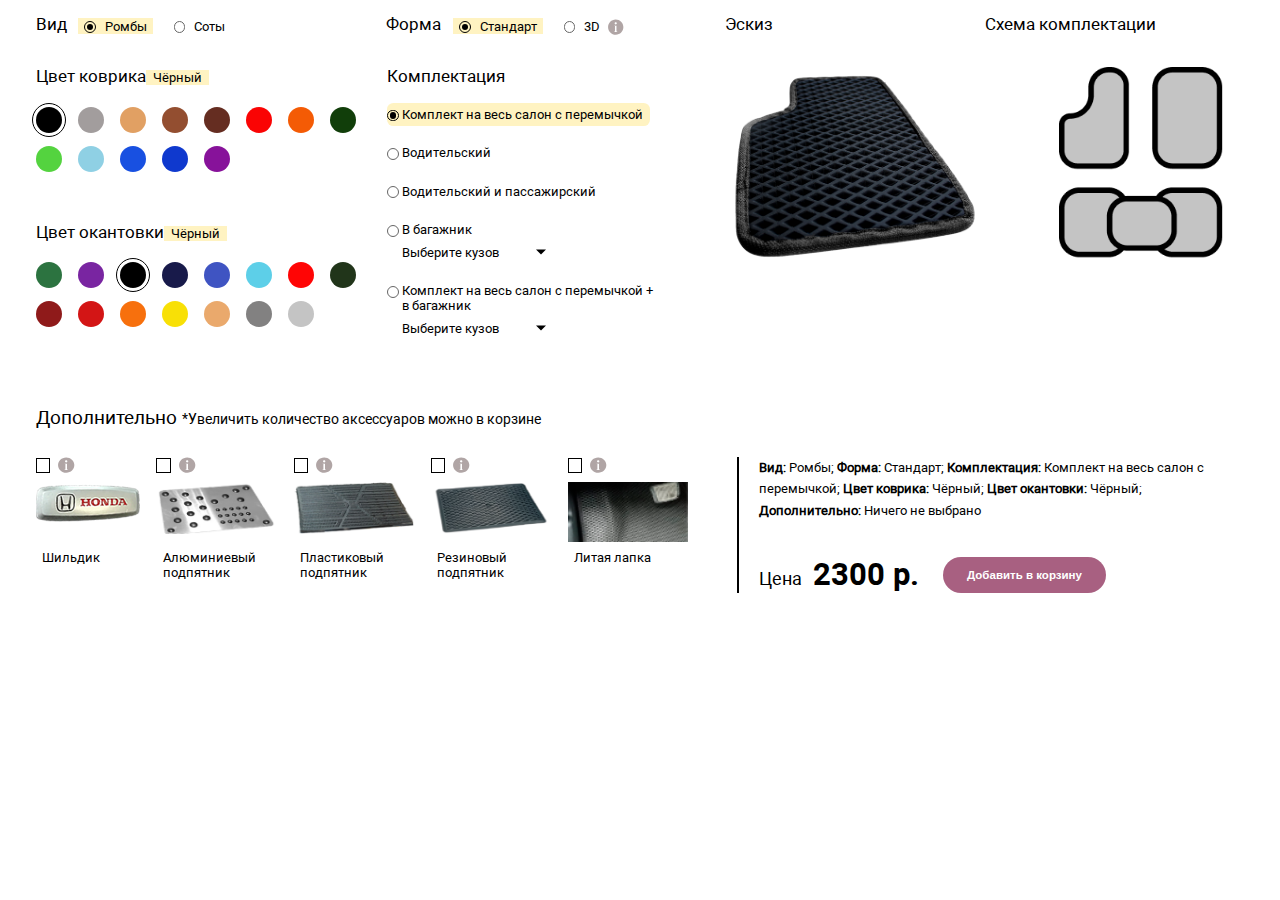
<file: ClientKovrik/result.html>
<!DOCTYPE html>
<html lang="ru">
<head>
    <meta http-equiv="Content-Type" content="text/html; charset=UTF-8"/>
    <meta http-equiv="X-UA-Compatible" content="IE=edge"/>
    <meta name="viewport" content="width=device-width, initial-scale=1.0">
    <title>Конструктор ковриков</title>
    <meta name="author" content="PlotnikovPhilipp"/>
    <meta name="description" content=""/>
    <meta name="keywords" content="Коврики"/>
    <meta name="format-detection" content="telephone=no"/>
    <link rel="stylesheet" type="text/css" href="https://plotnikovphilipp.github.io/%D0%9A%D0%BE%D0%B2%D1%80%D1%8B/styles/main.css"/>
    <script src="https://plotnikovphilipp.github.io/%D0%9A%D0%BE%D0%B2%D1%80%D1%8B/clientScripts/main.js" language="javascript" type="text/javascript"></script>
    <!--[if lt IE9]>
            <script language="javascript" type="text/javascript" src="https://plotnikovphilipp.github.io/%D0%9A%D0%BE%D0%B2%D1%80%D1%8B/clientScripts/compatibilityOfIE8WithHTML5.js"></script>
    <![endif]-->
</head>
<body ontouchstart="">
    <div class="constructor-wrapper">

        <!--

            Header

        -->
        <header class="header">
            <!--
                Left side
            -->
            <section class="left-side--header">

                <!--
            
                    View Container

                -->
                <div class="container-of-view">
                    <h5>Вид</h5><section class="view-section">

                        <div class="first-view-group">
                            <input data-value="Ромбы;" class="hidden-radio-button" data-describingclass="view-describing" data-type="view" checked type="radio" name="view" id="rombView"/><label class="radio-button" for="rombView"></label><label for="rombView">Ромбы</label>
                        </div>

                        <div class="second-view-group">
                            <input data-value="Соты;" class="hidden-radio-button" data-describingclass="view-describing" data-type="view" type="radio" name="view" id="sotiView"/><label class="radio-button" for="sotiView"></label><label for="sotiView">Соты</label>
                        </div>
                    </section>
                </div><div class="container-of-shape"> <!-- Shape Container -->
                    <h5>Форма</h5><section class="shape-section">

                        <div class="first-shape-group">
                            <input data-value="Стандарт;" class="hidden-radio-button" data-describingclass="shape-describing" data-type="shape" checked type="radio" name="shape" id="standart"/><label class="radio-button" for="standart"></label><label for="standart">Стандарт</label>
                        </div>

                        <div class="second-shape-group">
                            <input data-value="3D;" class="hidden-radio-button" data-describingclass="shape-describing" data-type="shape" type="radio" name="shape" id="3D"/><label class="radio-button" for="3D"></label><label for="3D">3D</label><img class="pop-icon" alt="Доп. информация" src="https://plotnikovphilipp.github.io/%D0%9A%D0%BE%D0%B2%D1%80%D1%8B/imgs/info.svg"/>
                            <div class="constructor-popup constructor-popup--header">
                                <p>
                                    За счёт бортиков и литой лапки лучше защищает напольное ковровое покрытие от пыли и грязи.
                                </p>
                            </div>
                        </div>
                    </section>
                </div>
            </section>

            <!--
                Right side
            -->
            <section class="right-side--header">
                <!--
                    Sketch and schemes
                -->
                <h5>
                    Эскиз
                </h5><h5>
                    Схема комплектации
                </h5>
            </section>
        </header>
        
        <!--

            Main

        -->
        <main role="main">
            
            <!--
                Left side
            -->
            <section class="left-side--main">

                <!--
                    Color
                -->
                <section class="inner-left-side--main">
                    <section class="color-of-kovrika">
                        <header><h5 class="header-of-color">Цвет коврика</h5><span class="location-of-name-color">Чёрный</span></header>
                        <ul>
                            <li data-title="Чёрный" data-value="Чёрный;" data-describingclass="base-color-carpet-describing" data-color="#000000" data-type="kovrik" data-img="black"><div class="selector-of-color-circle"></div></li>
                            <li data-title="Серый" data-value="Серый;" data-describingclass="base-color-carpet-describing" data-color="#A29D9D" data-type="kovrik" data-img="gray"><div class="selector-of-color-circle"></div></li>
                            <li data-title="Бежевый" data-value="Бежевый;" data-describingclass="base-color-carpet-describing" data-color="#E1A063" data-type="kovrik" data-img="beige"><div class="selector-of-color-circle"></div></li>
                            <li data-title="Коричневый" data-value="Коричневый;" data-describingclass="base-color-carpet-describing" data-color="#934E30" data-type="kovrik" data-img="brown"><div class="selector-of-color-circle"></div></li>
                            <li data-title="Кофейный" data-value="Кофейный;" data-describingclass="base-color-carpet-describing" data-color="#652D21" data-type="kovrik" data-img="coffee"><div class="selector-of-color-circle"></div></li>
                            <li data-title="Красный" data-value="Красный;" data-describingclass="base-color-carpet-describing" data-color="#FA0404" data-type="kovrik" data-img="red"><div class="selector-of-color-circle"></div></li>
                            <li data-title="Оранжевый" data-value="Оранжевый;" data-describingclass="base-color-carpet-describing" data-color="#F45B05" data-type="kovrik" data-img="orange"><div class="selector-of-color-circle"></div></li>
                            <li data-title="Тёмно-зеленый" data-value="Тёмно-зеленый;" data-describingclass="base-color-carpet-describing" data-color="#113E0A" data-type="kovrik" data-img="darkGreen"><div class="selector-of-color-circle"></div></li>
                            <li data-title="Лаймовый" data-value="Лаймовый;" data-describingclass="base-color-carpet-describing" data-color="#54D33F" data-type="kovrik" data-img="lime"><div class="selector-of-color-circle"></div></li>
                            <li data-title="Голубой" data-value="Голубой;" data-describingclass="base-color-carpet-describing" data-color="#8FD0E4" data-type="kovrik" data-img="blue"><div class="selector-of-color-circle"></div></li>
                            <li data-title="Синий" data-value="Синий;" data-describingclass="base-color-carpet-describing" data-color="#1850E1" data-type="kovrik" data-img="cyan"><div class="selector-of-color-circle"></div></li>
                            <li data-title="Тёмно-синий" data-value="Тёмно-синий;" data-describingclass="base-color-carpet-describing" data-color="#0F39CE" data-type="kovrik" data-img="darkCyan"><div class="selector-of-color-circle"></div></li>
                            <li data-title="Фиолетовый" data-value="Фиолетовый;" data-describingclass="base-color-carpet-describing" data-color="#87129A" data-type="kovrik" data-img="purple"><div class="selector-of-color-circle"></div></li>
                        </ul>
                    </section>

                    <section class="color-of-okantovki">
                        <header><h5 class="header-of-color">Цвет окантовки</h5><span class="location-of-name-color">Чёрный</span></header>
                        <ul>
                            <li data-title="Тёмно-зеленый" data-value="Тёмно-зеленый;" data-describingclass="color-okantovka-describing" data-color="#2C7340" data-type="okantovka" data-img="darkGreen"><div class="selector-of-color-circle"></div></li>
                            <li data-title="Фиолетовый" data-value="Фиолетовый;" data-describingclass="color-okantovka-describing" data-color="#7925A1" data-type="okantovka" data-img="purple"><div class="selector-of-color-circle"></div></li>
                            <li data-title="Чёрный" data-value="Чёрный;" data-describingclass="color-okantovka-describing" data-color="#000000" data-type="okantovka" data-img="black"><div class="selector-of-color-circle"></div></li>
                            <li data-title="Тёмно-синий" data-value="Тёмно-синий;" data-describingclass="color-okantovka-describing" data-color="#181A4A" data-type="okantovka" data-img="darkCyan"><div class="selector-of-color-circle"></div></li>
                            <li data-title="Синий" data-value="Синий;" data-describingclass="color-okantovka-describing" data-color="#3F54C2" data-type="okantovka" data-img="cyan"><div class="selector-of-color-circle"></div></li>
                            <li data-title="Голубой" data-value="Голубой;" data-describingclass="color-okantovka-describing" data-color="#5DCFE8" data-type="okantovka" data-img="blue"><div class="selector-of-color-circle"></div></li>
                            <li data-title="Красный" data-value="Красный;" data-describingclass="color-okantovka-describing" data-color="#FF0505" data-type="okantovka" data-img="red"><div class="selector-of-color-circle"></div></li>
                            <li data-title="Изумрудный" data-value="Изумрудный;" data-describingclass="color-okantovka-describing" data-color="#21351A" data-type="okantovka" data-img="emerald"><div class="selector-of-color-circle"></div></li>
                            <li data-title="Красно-тёмный" data-value="Красно-тёмный;" data-describingclass="color-okantovka-describing" data-color="#8F1A1A" data-type="okantovka" data-img="darkRed"><div class="selector-of-color-circle"></div></li>
                            <li data-title="Бордовый" data-value="Бордовый;" data-describingclass="color-okantovka-describing" data-color="#D31515" data-type="okantovka" data-img="maroon"><div class="selector-of-color-circle"></div></li>
                            <li data-title="Оранжевый" data-value="Оранжевый;" data-describingclass="color-okantovka-describing" data-color="#F7700D" data-type="okantovka" data-img="orange"><div class="selector-of-color-circle"></div></li>
                            <li data-title="Жёлтый" data-value="Жёлтый;" data-describingclass="color-okantovka-describing" data-color="#F8E006" data-type="okantovka" data-img="yellow"><div class="selector-of-color-circle"></div></li>
                            <li data-title="Бежевый" data-value="Бежевый;" data-describingclass="color-okantovka-describing" data-color="#EAA96C" data-type="okantovka" data-img="beige"><div class="selector-of-color-circle"></div></li>
                            <li data-title="Тёмно-серый" data-value="Тёмно-серый;" data-describingclass="color-okantovka-describing" data-color="#828181" data-type="okantovka" data-img="darkGray"><div class="selector-of-color-circle"></div></li>
                            <li data-title="Светло-серый" data-value="Светло-серый;" data-describingclass="color-okantovka-describing" data-color="#C4C4C4" data-type="okantovka" data-img="lightGray"><div class="selector-of-color-circle"></div></li>
                        </ul>
                    </section>
                </section>

                <!--
                    Complects
                -->
                <section class="inner-right-side--main">
                    <div class="constructor-img-container">
                        <h5><span>Эскиз</span></h5>
                        <img src="https://plotnikovphilipp.github.io/%D0%9A%D0%BE%D0%B2%D1%80%D1%8B/imgs/black_okantovka.png" alt=""/>
                        <img src="https://plotnikovphilipp.github.io/%D0%9A%D0%BE%D0%B2%D1%80%D1%8B/imgs/black_rombi_kovrik.png" alt=""/>
                    </div>
                    <h5>Комплектация</h5>
                    <ul class="complect-option-container">

                        <!--First-->
                        <li>
                            <div>
                                <input data-price2D="2300" data-price3D="2800" data-value="Комплект на весь салон с перемычкой;" data-describingclass="complect-describing" data-cusov="false" data-twoDScheme="komplekt_na ves_salon_s_peremychkoy.png" data-threeDScheme="komplekt_na ves_salon_s_peremychkoy_3D.png" class="hidden-radio-button" checked id="complectType1" name="complectType" type="radio"/><label class="radio-button" for="complectType1"></label>
                            </div>
                            <div>
                                <label for="complectType1">Комплект на весь салон с перемычкой</label>
                            </div>
                        </li>

                        <!--Second-->
                        <li>
                            <div>
                                <input data-price2D="750" data-price3D="1000" data-value="Водительский;" data-describingclass="complect-describing" data-cusov="false" data-twoDScheme="kovrik_voditelskiy.png" data-threeDScheme="kovrik_3d_voditelskiy.png" class="hidden-radio-button" id="complectType2" name="complectType" type="radio"/><label class="radio-button" for="complectType2"></label>
                            </div>
                            <div>
                                <label for="complectType2">Водительский</label>
                            </div>
                        </li>

                        <!--Third-->
                        <li>
                            <div>
                                <input data-price2D="1500" data-price3D="2000" data-value="Водительский и пассажирский;" data-describingclass="complect-describing" data-cusov="false" data-twoDScheme="komplekt_voditelskiy_i_passajirskiy.png" data-threeDScheme="komplekt_3d_voditelskiy_i_passajirskiy.png" class="hidden-radio-button" id="complectType3" name="complectType" type="radio"/><label class="radio-button" for="complectType3"></label>
                            </div>
                            <div>
                                <label for="complectType3">Водительский и пассажирский</label>
                            </div>
                        </li>

                        <!--Fourth-->
                        <li>
                            <div>
                                <input data-price2D="1750" data-price3D="1750" data-value="В багажник;" data-describingclass="complect-describing" data-cusov="true" data-twoDScheme="kovrik_v_bagajnik.png" data-threeDScheme="kovrik_v_bagajnik_3D.png" class="hidden-radio-button" id="complectType4" name="complectType" type="radio"/><label class="radio-button" for="complectType4"></label>
                            </div>
                            <div>
                                <label for="complectType4">В багажник</label>
                                <select name="typeOfTrunk">
                                    <option value="Седан">Седан</option>
                                    <option value="Хэчбек">Хэчбэк</option>
                                    <option value="Купэ">Купэ</option>
                                    <option value="Универсал">Универсал</option>
                                    <option value="Другое">Другое</option>
                                </select>
                                <div data-state="close" class="custom-select-container">
                                    <span class="custom-select-title">Выберите кузов</span>
                                    <div class="custom-select-arrow"></div>
                                    <ul class="custom-select-list">
                                        <li data-index="0" data-value="Седан"><span>Седан</span></li>
                                        <li data-index="1" data-value="Хэчбек"><span>Хэчбек</span></li>
                                        <li data-index="2" data-value="Купэ"><span>Купэ</span></li>
                                        <li data-index="3" data-value="Универсал"><span>Универсал</span></li>
                                        <li data-index="4" data-value="Другое"><span>Другое</span></li>
                                    </ul>
                                </div>
                            </div>
                        </li>

                        <!--Fifth-->
                        <li>
                            <div>
                                <input data-price2D="3750" data-price3D="3750" data-value="Комплект на весь салон с перемычкой + в багажник;" data-describingclass="complect-describing" data-cusov="true" data-twoDScheme="komplekt_na ves_salon_s_peremychkoy_plus_bagajnik.png" data-threeDScheme="komplekt_na ves_salon_s_peremychkoy_plus_bagajnik_3D.png" class="hidden-radio-button" id="complectType5" name="complectType" type="radio"/><label class="radio-button" for="complectType5"></label>
                            </div>
                            <div>
                                <label for="complectType5">Комплект на весь салон с перемычкой + в&nbsp;багажник</label>
                                <select name="typeOfTrunk">
                                    <option value="Седан">Седан</option>
                                    <option value="Хэчбек">Хэчбэк</option>
                                    <option value="Купэ">Купэ</option>
                                    <option value="Универсал">Универсал</option>
                                    <option value="Другое">Другое</option>
                                </select>
                                <div data-state="close" class="custom-select-container">
                                    <span class="custom-select-title">Выберите кузов</span>
                                    <div class="custom-select-arrow"></div>
                                    <ul class="custom-select-list">
                                        <li data-index="0" data-value="Седан"><span>Седан</span></li>
                                        <li data-index="1" data-value="Хэчбек"><span>Хэчбек</span></li>
                                        <li data-index="2" data-value="Купэ"><span>Купэ</span></li>
                                        <li data-index="3" data-value="Универсал"><span>Универсал</span></li>
                                        <li data-index="4" data-value="Другое"><span>Другое</span></li>
                                    </ul>
                                </div>
                            </div>
                        </li>
                    </ul>
                </section>
            </section>

            <!--
                Right side
            -->
            <section class="right-side--main">
                
                <!--
                    Inner left side
                -->
                <div class="constructor-img-container">
                    <h5><span>Эскиз</span></h5>
                    <img src="https://plotnikovphilipp.github.io/%D0%9A%D0%BE%D0%B2%D1%80%D1%8B/imgs/black_okantovka.png" alt=""/>
                    <img src="https://plotnikovphilipp.github.io/%D0%9A%D0%BE%D0%B2%D1%80%D1%8B/imgs/black_rombi_kovrik.png" alt=""/>
                </div>

                <!--
                    Inner right side
                -->
                <div class="constructor-scheme-container">
                    <h5><span>Схема комплектации</span></h5>
                    <img src="https://plotnikovphilipp.github.io/%D0%9A%D0%BE%D0%B2%D1%80%D1%8B/imgs/komplekt_na ves_salon_s_peremychkoy.png" alt=""/>
                </div>
            </section>
        </main>
    </div>
    
     <!--

        Footer/additional

    -->
    <hr/>
    <div class="constructor-wrapper constructor-wrapper--footer">
        <footer>
            <h5 class="title-of-footer">Дополнительно <span>*Увеличить количество аксессуаров можно в корзине</span></h5>

            <!--
                Left side
            -->
            <div class="left-footer-side">
                <ul class="range-of-item">

                    <!--
                        First
                    -->
                    <li class="shiladik-container">

                        <!--
                            Checkbox
                        -->
                        <div class="checkbox-container">
                            <input data-price="200" data-value="Шильдик;" data-describingclass="additional-describing" data-type="shildik" data-img="shildik2.png" data-class="dynamic-shildik" type="checkbox" id="shildik"/><label for="shildik"><img class="tick" src="https://plotnikovphilipp.github.io/%D0%9A%D0%BE%D0%B2%D1%80%D1%8B/imgs/tick.svg" alt=""/></label><img class="pop-icon pop-icon--footer" alt="Доп. информация" src="https://plotnikovphilipp.github.io/%D0%9A%D0%BE%D0%B2%D1%80%D1%8B/imgs/info.svg"/>
                            <div class="constructor-popup constructor-popup--footer">
                                <p>
                                    Металлический, крепится на болтики. На любые марки автомобиля.
                                </p>
                            </div>
                        </div>
                        <img src="https://plotnikovphilipp.github.io/%D0%9A%D0%BE%D0%B2%D1%80%D1%8B/imgs/shildyk_2.png" alt=""/>
                        <span>Шильдик</span>
                    </li>

                    <!--
                        Second
                    -->
                    <li class="podpatnik-container">

                        <!--
                            Checkbox
                        -->
                        <div class="checkbox-container">
                            <input data-price="600" data-value="Алюминиевый подпятник;" data-describingclass="additional-describing" data-type="podpatnik" data-img="aluminievyi_podpyatnik.png" data-class="dynamic-podpatnik" type="checkbox" id="alPodpatnik"/><label for="alPodpatnik"><img class="tick" src="https://plotnikovphilipp.github.io/%D0%9A%D0%BE%D0%B2%D1%80%D1%8B/imgs/tick.svg" alt=""/></label><img class="pop-icon pop-icon--footer" alt="Доп. информация" src="https://plotnikovphilipp.github.io/%D0%9A%D0%BE%D0%B2%D1%80%D1%8B/imgs/info.svg"/>
                            <div class="constructor-popup constructor-popup--footer">
                                <p>
                                    Толщина 1 мм.<br/>
                                    Размер 15*22 см.<br/>
                                    Нержавеющий крепёж.
                                </p>
                            </div>
                        </div>
                        <img src="https://plotnikovphilipp.github.io/%D0%9A%D0%BE%D0%B2%D1%80%D1%8B/imgs/podpyannyk_aluminievyi.png" alt=""/>
                        <span>Алюминиевый подпятник</span>
                    </li>

                    <!--
                        Third
                    -->
                    <li class="podpatnik-container">

                        <!--
                            Checkbox
                        -->
                        <div class="checkbox-container">
                            <input data-price="600" data-value="Пластиковый подпятник;" data-describingclass="additional-describing" data-type="podpatnik" data-img="plastikovyi_podpyatnik.png" data-class="dynamic-podpatnik" type="checkbox" id="plastPodpatnik"/><label for="plastPodpatnik"><img class="tick" src="https://plotnikovphilipp.github.io/%D0%9A%D0%BE%D0%B2%D1%80%D1%8B/imgs/tick.svg" alt=""/></label><img class="pop-icon pop-icon--footer" alt="Доп. информация" src="https://plotnikovphilipp.github.io/%D0%9A%D0%BE%D0%B2%D1%80%D1%8B/imgs/info.svg"/>
                            <div class="constructor-popup constructor-popup--footer">
                                <p>
                                    Размер 23*15 см.<br/>
                                    Толщина 3,5 мм. 
                                </p>
                            </div>
                        </div>
                        <img src="https://plotnikovphilipp.github.io/%D0%9A%D0%BE%D0%B2%D1%80%D1%8B/imgs/podpyannyk_plastikovyi.png" alt=""/>
                        <span>Пластиковый подпятник</span>
                    </li>

                    <!--
                        Fourth
                    -->
                    <li class="podpatnik-container">

                        <!--
                            Checkbox
                        -->
                        <div class="checkbox-container">
                            <input data-price="600" data-value="Рeзиновый подпятник;" data-describingclass="additional-describing" data-type="podpatnik" data-img="rezinovyi_podpyatnik.png" data-class="dynamic-podpatnik" type="checkbox" id="resPodpatnik"/><label for="resPodpatnik"><img class="tick" src="https://plotnikovphilipp.github.io/%D0%9A%D0%BE%D0%B2%D1%80%D1%8B/imgs/tick.svg" alt=""/></label><img class="pop-icon pop-icon--footer" alt="Доп. информация" src="https://plotnikovphilipp.github.io/%D0%9A%D0%BE%D0%B2%D1%80%D1%8B/imgs/info.svg"/>
                            <div class="constructor-popup constructor-popup--footer">
                                <p>
                                    Размер 20*15 см<br/>
                                    Толщина 6 см
                                </p>
                            </div>
                        </div>
                        <img src="https://plotnikovphilipp.github.io/%D0%9A%D0%BE%D0%B2%D1%80%D1%8B/imgs/podpyannyk_rezinovyi.png" alt=""/>
                        <span>Рeзиновый подпятник</span>
                    </li>

                    <!--
                        Fifth
                    -->
                    <li class="lapka-container">

                        <!--
                            Checkbox
                        -->
                        <div class="checkbox-container">
                            <input data-price="200" data-value="Литая лапка;" data-describingclass="additional-describing" data-type="lapka" data-img="litaya_lapka2.png" data-class="dynamic-litaya-lapka" type="checkbox" id="litayaLapka"/><label for="litayaLapka"><img class="tick" src="https://plotnikovphilipp.github.io/%D0%9A%D0%BE%D0%B2%D1%80%D1%8B/imgs/tick.svg" alt=""/></label><img class="pop-icon pop-icon--footer" alt="Доп. информация" src="https://plotnikovphilipp.github.io/%D0%9A%D0%BE%D0%B2%D1%80%D1%8B/imgs/info.svg"/>
                            <div class="constructor-popup constructor-popup--footer">
                                <p>
                                    Повторяет форму зоны для отдыха левой ноги в автомобиле. Защищает от попадания пыли и грязи под педали.
                                </p>
                            </div>
                        </div>
                        <img src="https://plotnikovphilipp.github.io/%D0%9A%D0%BE%D0%B2%D1%80%D1%8B/imgs/litaya_lapka_1.png" alt=""/>
                        <span>Литая лапка</span>
                    </li>
                </ul>
            </div>

            <!--
                Right side
            -->

            <!--
                Describing
            -->
            <div class="right-footer-side">
                <div class="describing-of-good">
                    <span class="view-describing"><b>Вид:</b></span>
                    <span class="shape-describing"><b>Форма:</b></span>
                    <span class="complect-describing"><b>Комплектация:</b></span>
                    <span class="cusov-describing close-cusov-describing"><b>Кузов:</b></span>
                    <span class="base-color-carpet-describing"><b>Цвет&nbsp;коврика:</b> Чёрный;</span>
                    <span class="color-okantovka-describing"><b>Цвет&nbsp;окантовки:</b> Чёрный;</span>
                    <span class="additional-describing"><b>Дополнительно:</b> Ничего не выбрано</span>
                </div>

                <!--
                    Button
                -->
                <div class="price-section">
                    <span class="price-container">Цена <span class="self-price">0 р.</span></span><button><a data-name="Eva" href="#order:Eva коврик=0">Добавить в корзину</a></button>
                </div>
            </div>
        </footer>
    </div>

    <!--

        Up window for mobile devices

    -->
    <div class="mobile-window">
        <div class="constructor-img-container">
            <img src="https://plotnikovphilipp.github.io/%D0%9A%D0%BE%D0%B2%D1%80%D1%8B/imgs/black_okantovka.png" alt=""/>
            <img src="https://plotnikovphilipp.github.io/%D0%9A%D0%BE%D0%B2%D1%80%D1%8B/imgs/black_rombi_kovrik.png" alt=""/>
        </div>
    </div>

    <!--
        Button control mobile window
    -->
    <button class="mobile-window-switch">
        <img src="https://plotnikovphilipp.github.io/%D0%9A%D0%BE%D0%B2%D1%80%D1%8B/imgs/eye.svg" alt=""/>
        <h6>Эскиз</h6>
    </button>
</body>
</html>
</file>
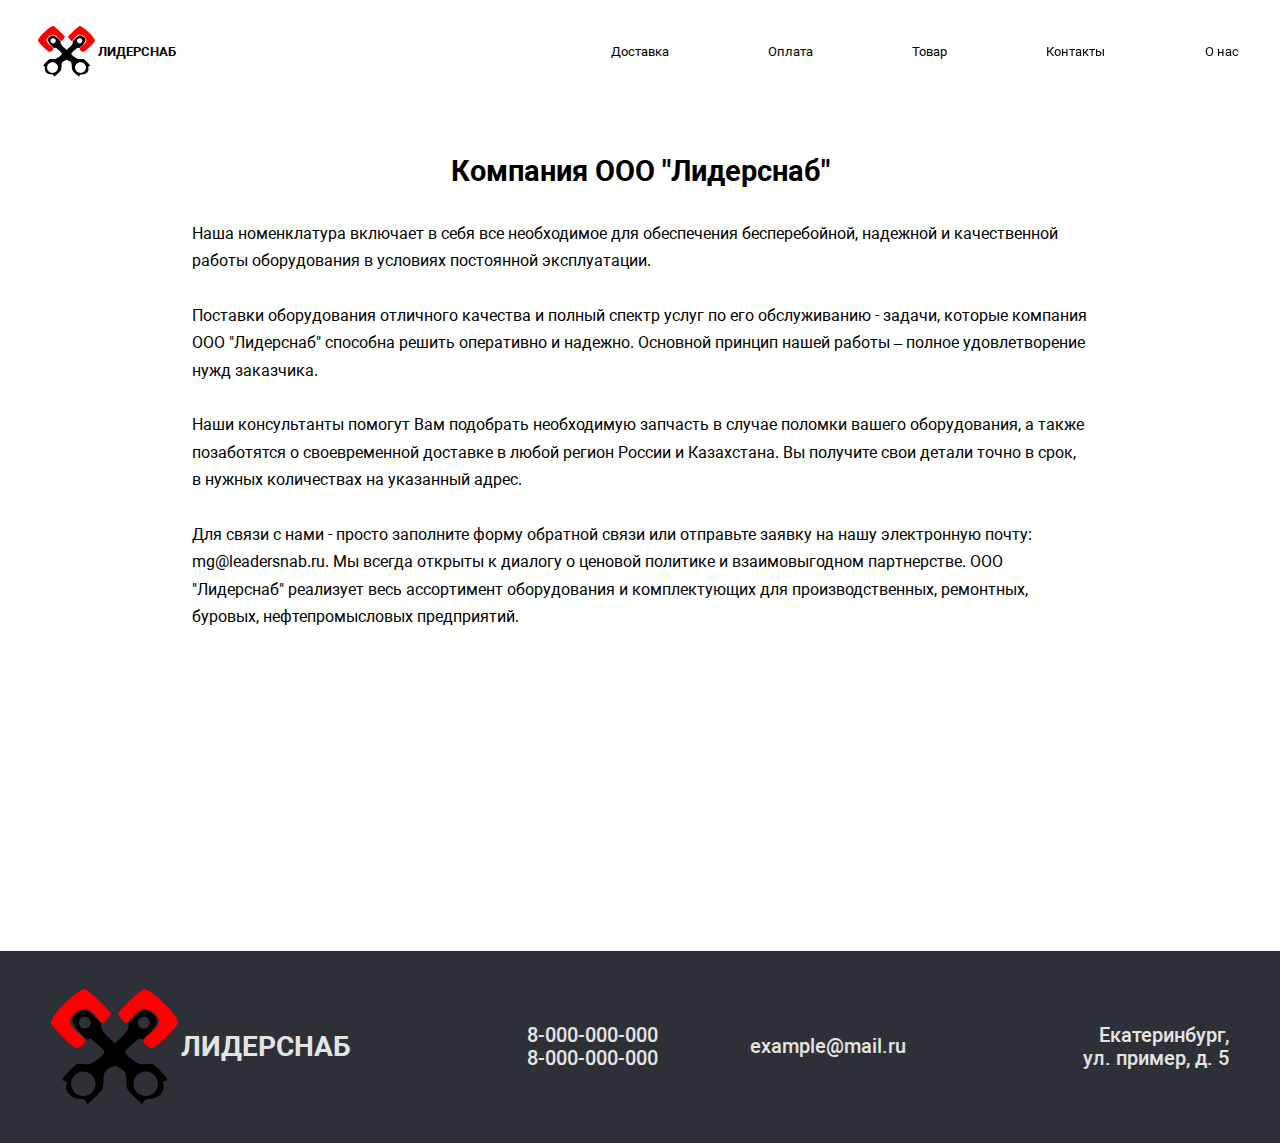
<file: Leader/aboutUs.html>
<!DOCTYPE html>
<html lang="ru">

<head>
    <meta http-equiv="Content-Type" content="text/html; charset=utf-8" />
    <meta name="viewport" content="width=device-width, initial-scale=1.0" />
    <meta http-equiv="X-UA-Compatible" content="IE=edge" />
    <meta name="author" content="Plotnikov Philipp && Tonkushin Konstantin" />
    <meta name="description" content="" />
    <meta name="keywords" content="" />
    <!--[if lt IE9]>
          <script type="text/javascript" language="javascript" src="compatibilityOfIE8WithHTML5.js"></script>
        <![endif]-->
    <!--[if lte IE9]>
          <script type="text/javascript" language="javascript" src="es5-shim.js"></script>
          <script type="text/javascript" language="javascript" src="es5-sham.js"></script>
        <![endif]-->
    <link type="image/x-icon" rel="shortcut icon" href="" />
    <link type="text/css" rel="stylesheet" href="css/aboutUs/main.css" />
    <title>Leader</title>
</head>

<body ontouchstart="">
    <!--
      Header
    -->
    <header>

        <!--
        Navigation
      -->
        <nav id='navigation'>
            <ul role="navigation">
                <li>
                    <a href="index.html"><img src="img/logo.svg" alt="" /> <span>лидерснаб</span></a>
                </li>
                <li>
                    Доставка
                </li>
                <li>
                    Оплата
                </li>
                <li class='buy'>
                    Товар
                    <ul class='submenu' role='menu'>
                        <li>Компрессорное оборудование</li>
                        <li>Насосное оборудование</li>
                        <li>Фильтры для компрессоров</li>
                        <li>Буровые установки</li>
                        <li>Запчасти к передвижным компрессорным станциям</li>
                        <li>Криогенное оборудование</li>
                        <li>Лубрикатор<br />(Станция смазочная)</li>
                        <li>Поршневые кольца<br />для компрессора</li>
                    </ul>
                </li>
                <li>
                    Контакты
                </li>
                <li>
                    О нас
                </li>
                <li class="align-center"></li>
            </ul>
        </nav>
    </header>
    <main role="main">
        <h1>Компания ООО "Лидерснаб"</h1>
        <p>
            Наша номенклатура включает в себя все необходимое для обеспечения бесперебойной, надежной и качественной
            работы оборудования в условиях постоянной эксплуатации.<br /><br />

            Поставки оборудования отличного качества и полный спектр услуг по его обслуживанию - задачи, которые
            компания ООО "Лидерснаб" способна решить оперативно и надежно. Основной принцип нашей работы – полное
            удовлетворение нужд заказчика.<br /><br />

            Наши консультанты помогут Вам подобрать необходимую запчасть в случае поломки вашего оборудования, а также
            позаботятся о своевременной доставке в любой регион России и Казахстана. Вы получите свои детали точно в
            срок, в нужных количествах на указанный адрес.<br /><br />

            Для связи с нами - просто заполните форму обратной связи или отправьте заявку на нашу электронную почту:
            mg@leadersnab.ru.

            Мы всегда открыты к диалогу о ценовой политике и взаимовыгодном партнерстве.

            ООО "Лидерснаб" реализует весь ассортимент оборудования и комплектующих для производственных, ремонтных,
            буровых, нефтепромысловых предприятий.
        </p>
    </main>
    <!--
            Footer
        -->
    <footer>
        <div>
            <img src="img/logo.svg" alt="" />
            <h2>лидерснаб</h2>
        </div><div>
            8-000-000-000<br />
            8-000-000-000
        </div><div>
            example@mail.ru
        </div><div>
            Екатеринбург,<br />
            ул. пример, д. 5
        </div>
    </footer>
    <!--
      Подключаем внешнии скрипты
    -->
    <script type="text/javascript" language="javascript" src="scripts/aboutUs.js"></script>
</body>

</html>
</file>
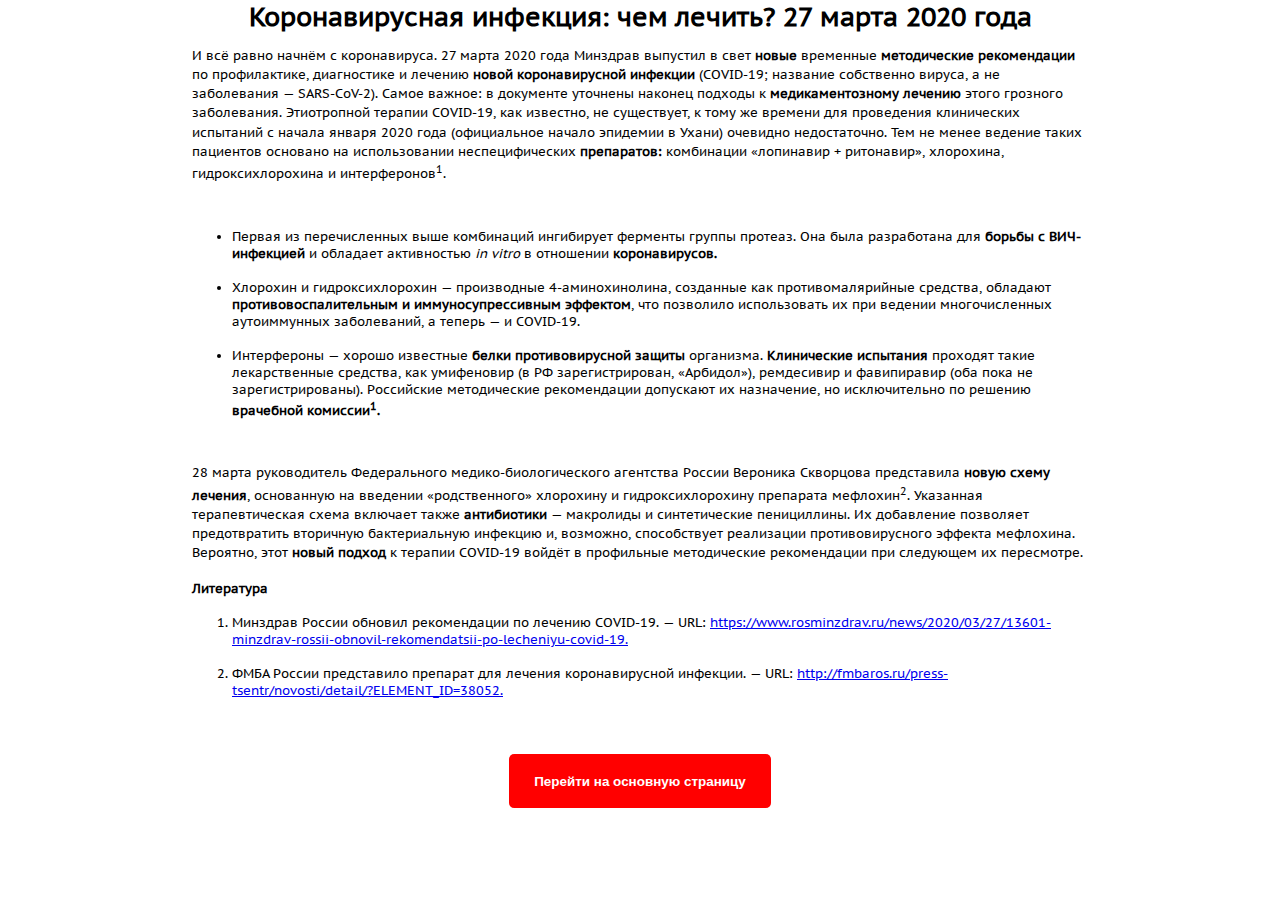
<file: Leader/first.html>
<!DOCTYPE html>
<html lang="en">
<head>
    <meta charset="UTF-8">
    <meta name="viewport" content="width=device-width, initial-scale=1.0">
    <title>Document</title>
    <link type="text/css" rel="stylesheet" href="main.css"/>
    <style type="text/css">
        body, html {
            width: 100%;
            padding: 0;
            margin: 0;
        }

        html {
            font-family: Praesens;
            font-size: 1vw;
        }

        h1 {
            text-align: center;
            width: 80%;
            margin: auto;
        }

        p {
            line-height: 1.5;
        }

        ul {
            margin: 5% 0;
        }

        ul li,
        ol li {
            margin: 2% 0;
        }

        div {
            width: 70%;
            margin: auto;
        }

        .flex {
            display: flex;
            justify-content: center;
        }
        .flex a {
            display: inline-block;
            text-decoration: none;
            color: white;
            font-weight: bold;
        }

        button {
            color: white;
            font-weight: bold;
            font-size: 1.05rem;
            background-color: red;
            border-radius: 0.4vw;
            padding: 1.5vw 2vw;
            cursor: pointer;
            border: none;
            margin-top: 3vw;
            margin-bottom: 2vw;
        }

        @media(max-width: 834px) {
            button {
                color: white;
                font-weight: bold;
                font-size: 1.3rem;
                background-color: red;
                border-radius: 0.8vw;
                padding: 2vw 3vw;
                cursor: pointer;
                border: none;
                margin-top: 5vw;
                margin-bottom: 4vw;
            }
        }

        @media(max-width: 400px) {
            html {
                font-size: 2.8vw;
            }

            p {
                line-height: 1.7;
            }

            div {
                width: 85%;
            }

            button {
                color: white;
                font-weight: bold;
                font-size: 1.1rem;
                background-color: red;
                border-radius: 0.8vw;
                padding: 3.5vw 4vw;
                cursor: pointer;
                border: none;
                margin-top: 5vw;
                margin-bottom: 4vw;
            }
        }

    </style>
</head>
<body>
    <h1>Коронавирусная инфекция: чем лечить? 27 марта 2020 года</h1>
    <div>
        <p>
            И всё равно начнём с коронавируса. 27 марта 2020 года Минздрав выпустил в свет <strong>новые</strong> временные <strong>методические рекомендации</strong> по профилактике, диагностике и лечению <strong>новой коронавирусной инфекции</strong> (COVID-19; название собственно вируса, а не заболевания — SARS-CoV-2). Самое важное: в документе уточнены наконец подходы к <strong>медикаментозному лечению</strong> этого грозного заболевания.
            Этиотропной терапии COVID-19, как известно, не существует, к тому же времени для проведения клинических испытаний с начала января 2020 года (официальное начало эпидемии в Ухани) очевидно недостаточно. Тем не менее ведение таких пациентов основано на использовании неспецифических <strong>препаратов:</strong> комбинации «лопинавир + ритонавир», хлорохина, гидроксихлорохина и интерферонов<sup>1</sup>.
        </p>
        <ul>
            <li>Первая из перечисленных выше комбинаций ингибирует ферменты группы протеаз. Она была разработана для <strong>борьбы с ВИЧ-инфекцией</strong> и обладает активностью <em>in vitro</em> в отношении <strong>коронавирусов.</strong></li>
            <li>Хлорохин и гидроксихлорохин — производные 4-аминохинолина, созданные как противомалярийные средства, обладают <strong>противовоспалительным и иммуносупрессивным эффектом</strong>, что позволило использовать их при ведении многочисленных аутоиммунных заболеваний, а теперь — и COVID-19.</li>
            <li>Интерфероны — хорошо известные <strong>белки противовирусной защиты</strong> организма. <strong>Клинические испытания</strong> проходят такие лекарственные средства, как умифеновир (в РФ зарегистрирован, «Арбидол»), ремдесивир и фавипиравир (оба пока не зарегистрированы). Российские методические рекомендации допускают их назначение, но исключительно по решению <strong>врачебной комиссии<sup>1</sup>.</strong></li>
        </ul>
        <p>
            28 марта руководитель Федерального медико-биологического агентства России Вероника Скворцова представила <strong>новую схему лечения</strong>, основанную на введении «родственного» хлорохину и гидроксихлорохину препарата мефлохин<sup>2</sup>. Указанная терапевтическая схема включает также <strong>антибиотики</strong> — макролиды и синтетические пенициллины. Их добавление позволяет предотвратить вторичную бактериальную инфекцию и, возможно, способствует реализации противовирусного эффекта мефлохина.
            Вероятно, этот <strong>новый подход</strong> к терапии COVID-19 войдёт в профильные методические рекомендации при следующем их пересмотре.
        </p>
        <h4>Литература</h4>
        <ol>
            <li>Минздрав России обновил рекомендации по лечению COVID-19. — URL: <a href="https://www.rosminzdrav.ru/news/2020/03/27/13601-minzdrav-rossii-obnovil-rekomendatsii-po-lecheniyu-covid-19" target="_blank">https://www.rosminzdrav.ru/news/2020/03/27/13601-minzdrav-rossii-obnovil-rekomendatsii-po-lecheniyu-covid-19.</a></li>
            <li>ФМБА России представило препарат для лечения коронавирусной инфекции. — URL: <a href="http://fmbaros.ru/press-tsentr/novosti/detail/?ELEMENT_ID=38052" target="_blank">http://fmbaros.ru/press-tsentr/novosti/detail/?ELEMENT_ID=38052.</a></li>
        </ol>
    </div>
    <div class="flex">
        <a href="https://praesens.ru/" target="_blank"><button type="button">
            Перейти на основную страницу
        </button></a>
    </div>
</body>
</html>
</file>
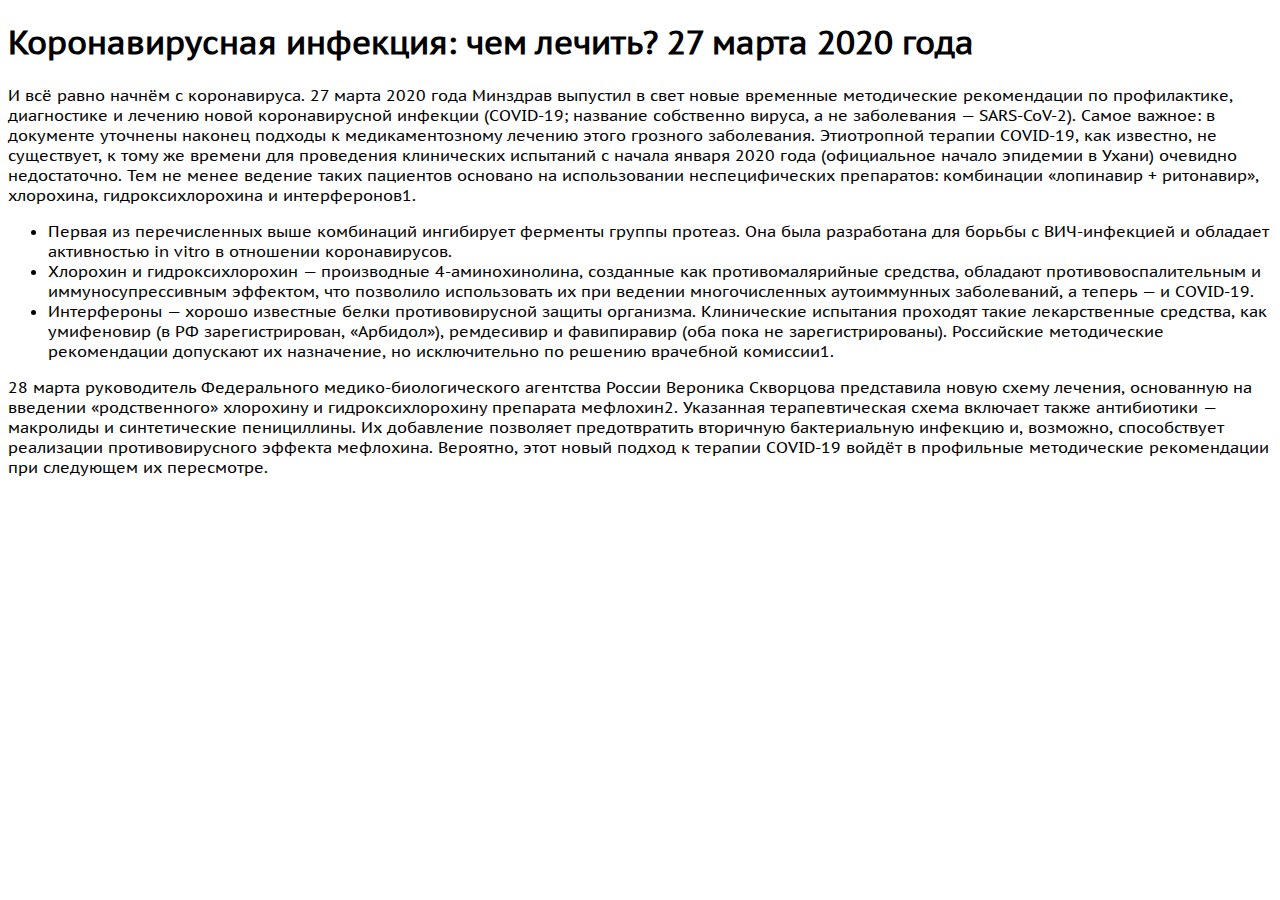
<file: Leader/first.index.html>
<!DOCTYPE html>
<html lang="en">
<head>
    <meta charset="UTF-8">
    <meta name="viewport" content="width=device-width, initial-scale=1.0">
    <title>Document</title>
    <link type="text/css" rel="stylesheet" href="main.css"/>
    <style type="text/css">
        html {
            font-family: Praesens;
        }
        
    </style>
</head>
<body>
    <h1>Коронавирусная инфекция: чем лечить? 27 марта 2020 года</h1>
    <p>
        И всё равно начнём с коронавируса. 27 марта 2020 года Минздрав выпустил в свет новые временные методические рекомендации по профилактике, диагностике и лечению новой коронавирусной инфекции (COVID-19; название собственно вируса, а не заболевания — SARS-CoV-2). Самое важное: в документе уточнены наконец подходы к медикаментозному лечению этого грозного заболевания.
        Этиотропной терапии COVID-19, как известно, не существует, к тому же времени для проведения клинических испытаний с начала января 2020 года (официальное начало эпидемии в Ухани) очевидно недостаточно. Тем не менее ведение таких пациентов основано на использовании неспецифических препаратов: комбинации «лопинавир + ритонавир», хлорохина, гидроксихлорохина и интерферонов1.
    </p>
    <ul>
        <li>Первая из перечисленных выше комбинаций ингибирует ферменты группы протеаз. Она была разработана для борьбы с ВИЧ-инфекцией и обладает активностью in vitro в отношении коронавирусов.</li>
        <li>Хлорохин и гидроксихлорохин — производные 4-аминохинолина, созданные как противомалярийные средства, обладают противовоспалительным и иммуносупрессивным эффектом, что позволило использовать их при ведении многочисленных аутоиммунных заболеваний, а теперь — и COVID-19.</li>
        <li>Интерфероны — хорошо известные белки противовирусной защиты организма. Клинические испытания проходят такие лекарственные средства, как умифеновир (в РФ зарегистрирован, «Арбидол»), ремдесивир и фавипиравир (оба пока не зарегистрированы). Российские методические рекомендации допускают их назначение, но исключительно по решению врачебной комиссии1.</li>
    </ul>
    <p>
        28 марта руководитель Федерального медико-биологического агентства России Вероника Скворцова представила новую схему лечения, основанную на введении «родственного» хлорохину и гидроксихлорохину препарата мефлохин2. Указанная терапевтическая схема включает также антибиотики — макролиды и синтетические пенициллины. Их добавление позволяет предотвратить вторичную бактериальную инфекцию и, возможно, способствует реализации противовирусного эффекта мефлохина.
        Вероятно, этот новый подход к терапии COVID-19 войдёт в профильные методические рекомендации при следующем их пересмотре.
    </p>
</body>
</html>
</file>
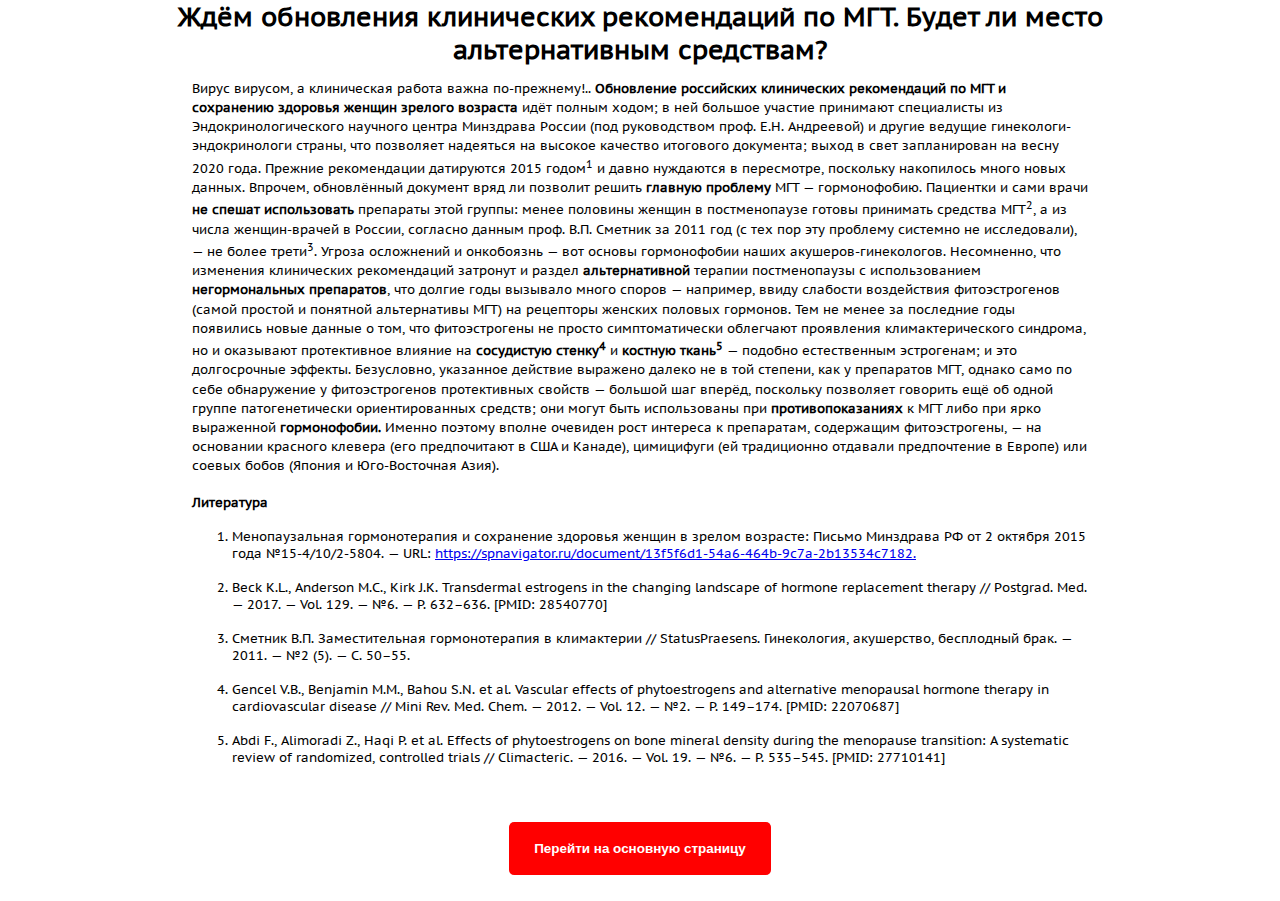
<file: Leader/second.html>
<!DOCTYPE html>
<html lang="en">
<head>
    <meta charset="UTF-8">
    <meta name="viewport" content="width=device-width, initial-scale=1.0">
    <title>Document</title>
    <link type="text/css" rel="stylesheet" href="main.css"/>
    <style type="text/css">
        body, html {
            width: 100%;
            padding: 0;
            margin: 0;
        }

       html {
            font-family: Praesens;
            font-size: 1vw;
        }

        h1 {
            text-align: center;
            width: 80%;
            margin: auto;
        }

        p {
            line-height: 1.5;
        }

        h4 {
            margin-top: 2%;
        }

        div {
            width: 70%;
            margin: auto;
        }

        ul li,
        ol li {
            margin: 2% 0;
        }

        .flex {
            display: flex;
            justify-content: center;
        }
        .flex a {
            display: inline-block;
            text-decoration: none;
            color: white;
            font-weight: bold;
        }

        button {
            color: white;
            font-weight: bold;
            font-size: 1.05rem;
            background-color: red;
            border-radius: 0.4vw;
            padding: 1.5vw 2vw;
            cursor: pointer;
            border: none;
            margin-top: 3vw;
            margin-bottom: 2vw;
        }
        
        @media(max-width: 834px) {
            button {
                color: white;
                font-weight: bold;
                font-size: 1.3rem;
                background-color: red;
                border-radius: 0.8vw;
                padding: 2vw 3vw;
                cursor: pointer;
                border: none;
                margin-top: 5vw;
                margin-bottom: 4vw;
            }
        }

        @media(max-width: 400px) {
            html {
                font-size: 2.8vw;
            }

            p {
                line-height: 1.7;
            }

            div {
                width: 85%;
            }

            button {
                color: white;
                font-weight: bold;
                font-size: 1.1rem;
                background-color: red;
                border-radius: 0.8vw;
                padding: 3.5vw 4vw;
                cursor: pointer;
                border: none;
                margin-top: 5vw;
                margin-bottom: 4vw;
            }
        }
        
    </style>
</head>
<body>
    <h1>Ждём обновления клинических рекомендаций по МГТ. Будет ли место альтернативным средствам?</h1>
    <div>
    <p>
        Вирус вирусом, а клиническая работа важна по-прежнему!.. <strong>Обновление российских клинических рекомендаций по МГТ и сохранению здоровья женщин зрелого возраста</strong> идёт полным ходом; в ней большое участие принимают специалисты из Эндокринологического научного центра Минздрава России (под руководством проф. Е.Н. Андреевой) и другие ведущие гинекологи-эндокринологи страны, что позволяет надеяться на высокое качество итогового документа; выход в свет запланирован на весну 2020 года. Прежние рекомендации датируются 2015 годом<sup>1</sup> и давно нуждаются в пересмотре, поскольку накопилось много новых данных.
Впрочем, обновлённый документ вряд ли позволит решить <strong>главную проблему</strong> МГТ — гормонофобию. Пациентки и сами врачи <strong>не спешат использовать</strong> препараты этой группы: менее половины женщин в постменопаузе готовы принимать средства МГТ<sup>2</sup>, а из числа женщин-врачей в России, согласно данным проф. В.П. Сметник за 2011 год (с тех пор эту проблему системно не исследовали), — не более трети<sup>3</sup>. Угроза осложнений и онкобоязнь — вот основы гормонофобии наших акушеров-гинекологов.
Несомненно, что изменения клинических рекомендаций затронут и раздел <strong>альтернативной</strong> терапии постменопаузы с использованием <strong>негормональных препаратов</strong>, что долгие годы вызывало много споров — например, ввиду слабости воздействия фитоэcтрогенов (самой простой и понятной альтернативы МГТ) на рецепторы женских половых гормонов. Тем не менее за последние годы появились новые данные о том, что фитоэстрогены не просто симптоматически облегчают проявления климактерического синдрома, но и оказывают протективное влияние на <strong>сосудистую стенку<sup>4</sup></strong> и <strong>костную ткань<sup>5</sup></strong> — подобно естественным эстрогенам; и это долгосрочные эффекты.
Безусловно, указанное действие выражено далеко не в той степени, как у препаратов МГТ, однако само по себе обнаружение у фитоэстрогенов протективных свойств — большой шаг вперёд, поскольку позволяет говорить ещё об одной группе патогенетически ориентированных средств; они могут быть использованы при <strong>противопоказаниях</strong> к МГТ либо при ярко выраженной <strong>гормонофобии.</strong> Именно поэтому вполне очевиден рост интереса к препаратам, содержащим фитоэстрогены, — на основании красного клевера (его предпочитают в США и Канаде), цимицифуги (ей традиционно отдавали предпочтение в Европе) или соевых бобов (Япония и Юго-Восточная Азия).
    </p>
    <h4>Литература</h4>
    <ol>
        <li>Менопаузальная гормонотерапия и сохранение здоровья женщин в зрелом возрасте: Письмо Минздрава РФ от 2 октября 2015 года №15-4/10/2-5804. — URL: <a target="_blank" href="https://spnavigator.ru/document/13f5f6d1-54a6-464b-9c7a-2b13534c7182">https://spnavigator.ru/document/13f5f6d1-54a6-464b-9c7a-2b13534c7182.</a></li>
        <li>Beck K.L., Anderson M.C., Kirk J.K. Transdermal estrogens in the changing landscape of hormone replacement therapy // Postgrad. Med. — 2017. — Vol. 129. — №6. — P. 632–636. [PMID: 28540770]</li>
        <li>Сметник В.П. Заместительная гормонотерапия в климактерии // StatusPraesens. Гинекология, акушерство, бесплодный брак. — 2011. — №2 (5). — С. 50–55.</li>
        <li>Gencel V.B., Benjamin M.M., Bahou S.N. et al. Vascular effects of phytoestrogens and alternative menopausal hormone therapy in cardiovascular disease // Mini Rev. Med. Chem. — 2012. — Vol. 12. — №2. — P. 149–174. [PMID: 22070687]</li>
        <li>Abdi F., Alimoradi Z., Haqi P. et al. Effects of phytoestrogens on bone mineral density during the menopause transition: A systematic review of randomized, controlled trials // Climacteric. — 2016. — Vol. 19. — №6. — P. 535–545. [PMID: 27710141]</li>
    </ol>
    </div>
    <div class="flex">
        <a href="https://praesens.ru/" target="_blank"><button type="button">
            Перейти на основную страницу
        </button></a>
    </div>
</body>
</html>
</file>
<file: ClientKovrik/styles/main.css>
@charset "utf-8";

/*
    Устанавливаем шрифты
*/
@font-face {
    font-family: Circle-Regular;
    src: url("../fonts/Circe-Regular.eot");
    src: url("../fonts/Circe-Regular.eot?#iefix") format("embedded-opentype"),
        url("../fonts/Circe-Regular.woff") format("woff"),
        url("../fonts/Circe-Regular.ttf") format("truetype");
    font-weight: normal;
    font-style: normal;
}

/*
    Установка дефолтных стилей
*/
* {
    padding: 0;
    margin: 0;
    -webkit-border-radius: 0;
    -moz-border-radius: 0;
    -ms-border-radius: 0;
    -o-border-radius: 0;
    border-radius: 0;
    outline: 0;
    border: none;
}

body, html {width: 100%}

html {
    font-family: Arial;
    font-size: 1vw;
    background-color: white;
   
}

h1, h2, h3, h5, h6 {
    font-family: Arial;
    font-weight: normal;
}

hr {
    display: none;
}

ul, ol {list-style: none}

a {
    text-decoration: none;
    color: white;
}

p {
    margin: 0;
    padding: 0;
}

small, address {
    font-style: normal;
    font-weight: normal;
}

button, textarea, input, select {
    border: none;
    background: none;
    -webkit-border-radius: 0;
    -moz-border-radius: 0;
    -ms-border-radius: 0;
    -o-border-radius: 0;
    border-radius: 0;
    outline: 0;
}

fieldset {border: none}

/*
    For Tilda
*/
.t-records ul, #allrecords ul {
    padding: 0 !important;
}

#allrecords a, .t-records a {
    text-decoration: none !important;
}

.constructor-wrapper {
    margin: 0 2.7777777777777777777777777777778%;
    padding-top: 1.2%;
}

.constructor-wrapper::after {
    content: ' ';
    display: table;
    width: 100%;
}

.t706__product {
    pointer-events: auto !important;
}

/*

    Header

*/
.header {
    position: relative;
    z-index: 1;
}

.header::after {
    content: ' ';
    display: table;
    width: 100%;
}

/*
    Left side
*/
.left-side--header {
    width: 57%;
    float: left;
}


/* 
    Radio buttons of header
*/
.hidden-radio-button {display: none}

.radio-button {
    position: relative;
    display: inline-block;
    width: 0.75vw;
    height: 0.75vw;
    border: 0.10616666666666666666666666666667vw solid #666666;
    -webkit-border-radius: 100vw;
    -moz-border-radius: 100vw;
    -ms-border-radius: 100vw;
    -o-border-radius: 100vw;
    border-radius: 100vw;
    vertical-align: middle;
}

/* Appering dot in the center */
.hidden-radio-button:checked + label::after {
    content: ' ';
    display: block;
    background-color: black;
    position: absolute;
    width: 0.5vw;
    height: 0.5vw;
    top: 0;
    left: 0;
    right: 0;
    bottom: 0;
    margin: auto;
    -webkit-border-radius: 100vw;
    -moz-border-radius: 100vw;
    -ms-border-radius: 100vw;
    -o-border-radius: 100vw;
    border-radius: 100vw;
}

/* Border in unactive state */
.hidden-radio-button:checked + label {
    border: 0.10616666666666666666666666666667vw solid black;
}

/*
    Popup
*/
.constructor-popup {
    display: none;
    position: absolute;
    width: 12.430555555555555555555555555556vw;
    padding: 0.55555555555555555555555555555556vw 0.34722222222222222222222222222222vw;
    background-color: #FFF3C2;
    font-size: 0.8rem;
    cursor: text !important;
}

.constructor-popup--header {
    top: 140%;
    left: 50%;
    -webkit-transform: translate(10%, -5%);
    -moz-transform: translate(10%, -5%);
    -ms-transform: translate(10%, -5%);
    -o-transform: translate(10%, -5%);
    transform: translate(10%, -5%);
}

/* 
    View 
*/
.container-of-view {
    display: inline-block;
    width: 50%;
    position: absolute;
    top: 0;
    left: 14.5%;
}

.container-of-view > h5 {
    display: inline-block;
    font-size: 1.3rem;
    margin-left: 23.4%;
    font-family: Circle-Regular;
}

/*
    Shape
*/
.container-of-shape {
    display: inline-block;
}

.shape-section, .shape-section > * { /*All elements do inline*/
    display: inline-block;
}

.container-of-shape > h5 {
    display: inline-block;
    font-size: 1.3rem;
    font-family: Circle-Regular;
}

/* Install a left margin of group labels of view */
.first-shape-group, .second-shape-group {
    padding:  0 0.48611111111111111111111111111111vw;
    padding-left: 0.1vw;
    position: relative;
    margin-top: 0.8vw;
}

/* Align to middle vertically а install a left margin of last labels of view */
.shape-section > * > label:last-of-type {
    vertical-align: middle;
    margin-left: 0.3vw;
}

/* Change hover cursor of view buttons */
.first-shape-group > *:hover, .second-shape-group > *:hover {
    cursor: pointer;
}

.pop-icon {
    width: 1.3vw;
    vertical-align: bottom;
    margin-left: 0.6vw;
}

/*
    Right side
*/
.right-side--header {
    float: left;
    width: 43%;
}

.right-side--header h5 {
    font-size: 1.3rem;
    margin-left: 4.1%;
    font-family: Circle-Regular;
}

.right-side--header > * {
    display: inline-block;
    width: 45.9%;
}

.right-side--header h5:nth-of-type(2) {
    margin-left: 8%;
    width: 42%;
}

/*

    Main

*/
main::after {
    content: ' ';
    display: table;
    width: 100%;
}

/*
    Left side
*/
main .left-side--main {
    float: left;
    width: 57%;
    margin-top: 1.8vw;
}

main .inner-left-side--main {
    float: left;
    width: 45%;
}

/*
    Color
*/

/*
    Kovrik
*/
.header-of-color {
    display: inline-block;
    font-size: 1.3rem;
    font-family: Circle-Regular;
}

.location-of-name-color {
    background-color: #FFF3C2;
    display: inline-block;
    margin-left: 0.56388888888888888888888888888889vw;
}

.color-of-kovrika {
    margin-top: 1.8%;
}

.color-of-kovrika ul {
    width: 95.016611295681063122923588039867%;
    margin-top: 0.7vw;
}

.color-of-kovrika ul::after {
    content: ' ';
    display: table;
    width: 100%;
}

.color-of-kovrika ul li {
    -webkit-border-radius: 100vw;
    -moz-border-radius: 100vw;
    -ms-border-radius: 100vw;
    -o-border-radius: 100vw;
    border-radius: 100vw;
    background-color: black;
    float: left;
    cursor: pointer;
    position: relative;
    box-sizing: border-box;
}

.color-of-kovrika ul li[data-color="#FFFFFF"] {
    border: 1px solid rgba(0, 0, 0, 0.3);
}

.selector-of-color-circle {
    display: none;
    -webkit-border-radius: 100vw;
    -moz-border-radius: 100vw;
    -ms-border-radius: 100vw;
    -o-border-radius: 100vw;
    border-radius: 100vw;
    position: absolute;
    top: 50%;
    left: 50%;
    width: 2.2vw;
    height: 2.2vw;
    border: 0.10435vw solid black;
    -webkit-transform: translate(-50%, -50%);
    -moz-transform: translate(-50%, -50%);
    -ms-transform: translate(-50%, -50%);
    -o-transform: translate(-50%, -50%);
    transform: translate(-50%, -50%);
}

/*
    Okantovka
*/
.color-of-okantovki {
    margin-top: 3.5vw;
}

.color-of-okantovki ul {
    width: 95.016611295681063122923588039867%;
    margin-top: 0.7vw;
}

.color-of-okantovki ul::after {
    content: ' ';
    display: table;
    width: 100%;
}

.color-of-okantovki ul li {
    -webkit-border-radius: 100vw;
    -moz-border-radius: 100vw;
    -ms-border-radius: 100vw;
    -o-border-radius: 100vw;
    border-radius: 100vw;
    background-color: black;
    float: left;
    cursor: pointer;
    position: relative;
    box-sizing: border-box;
}

.color-of-okantovki ul li[data-color="#FFFFFF"] {
    border: 1px solid rgba(0, 0, 0, 0.3);
}

/*
    Inner right side main
*/
.inner-right-side--main {
    float: left;
    width: 49%;
    margin-left: 1%;
    margin-top: -14%;
}

.inner-right-side--main h5 {
    font-size: 1.3rem;
}

main .inner-right-side--main > ul {
    z-index: 1;
    position: relative;
    margin-top:  2.25vw; /* margin-top of .color-of-kovrika ul - padding of main .inner-right-side--main ul > li */
}

main .inner-right-side--main .constructor-img-container {
    display: none;
}

/*
    Complects
*/
main .inner-right-side--main > ul > li {
    display: table;
    padding: 0.31666666666666666666666666666667vw 0.54388888888888888888888888888889vw 0.31666666666666666666666666666667vw 0;
    -webkit-border-radius: 0.5vw;
    -moz-border-radius: 0.5vw;
    -ms-border-radius: 0.5vw;
    -o-border-radius: 0.5vw;
    border-radius: 0.5vw;
}

main .inner-right-side--main > ul > li:not(:first-of-type) {
    margin-top: 0.8vw;
}

main .inner-right-side--main > ul > li > div {
    display: table-cell;
}

main .inner-right-side--main ul > li > div:last-of-type {
    padding-left: 0.3vw;
}

main .inner-right-side--main ul *:hover {
    cursor: pointer;
}

main .inner-right-side--main > ul > li:nth-of-type(4) {
    z-index: 2;
    position: relative;
}

main .inner-right-side--main > ul > li:nth-of-type(5) {
    z-index: 1;
    position: relative;
}

/*
    Custom select
*/
main .inner-right-side--main ul select {
    display: none;
}

.custom-select-container {
    position: relative;
    display: block;
    margin: 0;
    padding: 0;
    margin-left: -1.3vw;
    margin-right: -13px;
    left: -1px;
    right: 0;
    width: 14vw;
    overflow: hidden;
    margin-top: 0.6vw;
}

.custom-select-title {
    display: inline-block;
    position: relative;
    margin-left: 1.2vw;
    left: 2px;
} 

.custom-select-list {
    padding: 0;
    margin: 0;
    position: absolute;
    top: 100%;
    right: -1px;
    left: -1px;
}

.custom-select-list li {
    background-color: white;
    padding: 0.37222222222222222222222222222222vw 0;
}

.custom-select-list li:hover {
    background-color: #C4C4C4;
    color: #3B3B3B;
}

.custom-select-list li span {
    display: inline-block;
    position: relative;
    margin-left: 1.2vw;
    left: 3px;
}

/*
    Arrow
*/
.custom-select-arrow {
    width: 0;
    border: 0.45vw solid transparent;
    border-top-color: black;
    position: absolute;
    top: 50%;
    bottom: 0;
    right: 10%;
    -webkit-transform: translateY(-25%);
    -moz-transform: translateY(-25%);
    -ms-transform: translateY(-25%);
    -o-transform: translateY(-25%);
    transform: translateY(-25%);
}

/*

    Right side main

*/
.right-side--main {
    width: 39.1%;
    float: left;
    margin-top: -3vw;
    margin-left: 3.1%;
}

/*
    Constructor img
*/
.constructor-img-container {
    width: 50%;
    float: left;
    position: relative;
}

.constructor-img-container h5 {
    display: none;
}

.constructor-img-container img:first-of-type {
    position: absolute;
    top: auto;
    left: auto;
}

.dynamic-shildik {
    position: absolute;
    top: 43%;
    left: 5%;
    width: 14%;
    -webkit-transform: rotate(-93deg);
    -moz-transform: rotate(-95deg);
    -ms-transform: rotate(-95deg);
    -o-transform: rotate(-95deg);
    transform: rotate(-95deg);
}

.dynamic-3D-shildik {
    position: absolute;
    top: 33%;
    left: 24%;
    width: 9%;
    -webkit-transform: rotate(-27deg);
    -moz-transform: rotate(-27deg);
    -ms-transform: rotate(-27deg);
    -o-transform: rotate(-27deg);
    transform: rotate(-27deg);
}

.dynamic-podpatnik {
    position: absolute;
    top: 15%;
    left: 31%;
    width: 39%;
    -webkit-transform: rotate(-3deg);
    -moz-transform: rotate(-3deg);
    -ms-transform: rotate(-3deg);
    -o-transform: rotate(-3deg);
    transform: rotate(-3deg);
}

.dynamic-3D-podpatnik {
    width: 24%;
    top: 27%;
    left: 53%;
    transform: rotate(0deg);
    -webkit-transform: rotate(0deg);
    -moz-transform: rotate(0deg);
    -ms-transform: rotate(0deg);
    -o-transform: rotate(0deg);
}

.constructor-img-container img:first-of-type, .constructor-img-container img:nth-of-type(2) {
    width: 100%;
}

/*
    Constructor scheme
*/
.right-side--main .constructor-scheme-container {
    width: 50%;
    float: left;
    text-align: right;
}

.right-side--main .constructor-scheme-container h5 {
    display: none;
}

.right-side--main .constructor-scheme-container img {
    width: 63%;
    margin-right: 8.3850931677018633540372670807453%;
}

/*

    Footer

*/
.constructor-wrapper--footer {
    padding: 0;
}

footer {
    margin-top: 0.6vw;
    position: relative;
}

footer::after {
    content: ' ';
    display: table;
    width: 100%;
}

.title-of-footer {
    font-size: 1.3rem;
    font-family: Circle-Regular;
}

.title-of-footer span {
    font-size: 1.1rem;
    margin-left: 4.722222222222222vw;
    font-family: Arial;
}

/*
    Left side
*/
.left-footer-side {
    width: 56%;
    float: left;
    margin-top: 1.5vw;
}

.range-of-item {
    display: table;
    width: 100%;
    border-collapse: collapse;
}

.range-of-item::after {
    content: ' ';
    display: table;
    width: 100%;
}

.range-of-item li {
    display: table-cell;
    width: 21%;
    position: relative;
    cursor: pointer;
}

.range-of-item li:first-of-type {
    width: 18.5%;
}

/* 
    Sections of left side
*/
.left-footer-section {
    width: 42%;
    float: left;
}

.left-footer-section h4 {
    font-family: Circle-Regular;
    font-size: 1.2rem;
    margin-bottom: 0.5vw;
}

.right-footer-section {
    width: 54%;
    float: left;
    margin-left: 4%;
}

.right-footer-section__header {
    width: 100%;
    position: relative;
    margin-bottom: 0.5vw;
}

.right-footer-section__header::after {
    content: ' ';
    display: table;
    width: 100%;
}

.right-footer-section__header h4 {
    font-family: Circle-Regular;
    font-size: 1.2rem;
    float: left;
}

/*
    Checkboxes
*/
.range-of-item li .checkbox-container {
    margin-bottom: 0.5vw;
    position: relative;
}

.range-of-item li .checkbox-container::after {
    content: ' ';
    display: table;
    width: 100%;
}

.range-of-item .left-footer-section .checkbox-container {
    margin-bottom: 0.9vw;
}

.range-of-item li .checkbox-container input {
    display: none;
}

.range-of-item li .checkbox-container label {
    float: left;
    width: 1vw;
    height: 1vw;
    border: 0.1vw solid black;
    position: relative;
    cursor: pointer;
    pointer-events: none;
}

.range-of-item li .checkbox-container label img {
    vertical-align: middle;
    float: left;
}

.pop-icon--footer {
    vertical-align: baseline;
    float: left;
    cursor: pointer;
}

.constructor-popup--footer {
    top: 50%;
    left: 50%;
    -webkit-transform: translate(-30%, -50%);
    -moz-transform: translate(-30%, -50%);
    -ms-transform: translate(-30%, -50%);
    -o-transform: translate(-30%, -50%);
    transform: translate(-30%, -50%);
    z-index: 9999;
}

/*
    Middle
*/
.range-of-item li > img {
    width: 80%;
    display: block;
}

.range-of-item li:first-of-type > img {
    width: 90%;
    display: block;
}

.range-of-item li:not(:first-of-type) > img, .range-of-item li:not(:first-of-type) > .checkbox-container {
    margin-left: 20%;
}

.range-of-item .tick {
    position: absolute;
    width: 90%;
    top: 0;
    bottom: 0;
    left: 0;
    right: 0;
    margin: auto;
    visibility: hidden;
}

.range-of-item li .checkbox-container input:checked + label img {
    visibility: visible;
}

/*
    Bottom
*/
.range-of-item li span {
    position: relative;
    display: inline-block;
    margin-bottom: 0.7vw;
    padding: 0.2vw 0.5vw;
    padding-left: 0;
    -webkit-border-radius: 0.2vw;
    -moz-border-radius: 0.2vw;
    -ms-border-radius: 0.2vw;
    -o-border-radius: 0.2vw;
    border-radius: 0.2vw;
}

.range-of-item li:not(:first-of-type) span {
    left: 20%;
}

/*
    Right side
*/
.right-footer-side {
    float: left;
    margin-left: 2%;
    width: 40%;
    padding-left: 1.7%;
    margin-top: 1.5vw;
    border-left: 0.2vw solid black;
}

.describing-of-good {
    line-height: 1.7;
    height: 5.9vw;
}

.close-cusov-describing {
    display: none;
}  

.price-section {
    margin-top: 2%;
}

.price-container {
    font-family: Circle-Regular;
    display: inline-block;
    vertical-align: bottom;
    font-size: 1.4rem;
    font-weight: normal;
    word-spacing: 0.5vw;
}

.self-price {
    font-size: 2.4rem;
    word-spacing: normal;
    font-family: Circle-Regular;
}

.price-section button {
    background-color: #cd0000;
    font-weight: bold;
    color: white;
    -webkit-border-radius: 100vw;
    -moz-border-radius: 100vw;
    -ms-border-radius: 100vw;
    -o-border-radius: 100vw;
    border-radius: 100vw;
    padding: 2.5% 5%;
    font-size: 0.9rem;
    cursor: pointer;
    margin-left: 5%;
}

/*

    Mobile wondow && mobile button control

*/

/*

    Mobile wondow && mobile button control

*/
@keyframes slideDown {
    from {
        -webkit-transform: translateY(0);
        -moz-transform: translateY(0);
        -ms-transform: translateY(0);
        -o-transform: translateY(0);
        transform: translateY(0);
    }
    to {
        -webkit-transform: translateY(100%);
        -moz-transform: translateY(100%);
        -ms-transform: translateY(100%);
        -o-transform: translateY(100%);
        transform: translateY(100%);
    }
}

@keyframes slideUp {
    from {
        -webkit-transform: translateY(100%);
        -moz-transform: translateY(100%);
        -ms-transform: translateY(100%);
        -o-transform: translateY(100%);
        transform: translateY(100%);
    }
    to {
        -webkit-transform: translateY(0);
        -moz-transform: translateY(0);
        -ms-transform: translateY(0);
        -o-transform: translateY(0);
        transform: translateY(0);
    }
}

.mobile-window, .mobile-window-switch {
    display: none;
    position: fixed;
}

.red-switch-circle {
    background-color: #cd0000;
    border-radius: 100vw;
    -webkit-border-radius: 100vw;
    -moz-border-radius: 100vw;
    -ms-border-radius: 100vw;
    -o-border-radius: 100vw;
    position: absolute;
    top: 0;
    right: 0;
    width: 20px;
    height: 20px;
}

@media (max-width: 1024px) {
    
    .right-side--main {
        margin-left: 0;
    }

    .container-of-view {
        display: none;
    }

    .range-of-item {
        display: flex;
        flex-wrap: wrap;
        flex-direction: row;
        width: 100%;
        margin-top: 6%;
    }
    
    .left-footer-section, .right-footer-section {
        width: 100%;
        display: flex;
        flex-direction: row;
        flex-wrap: wrap;
        justify-content: space-around;
    }

    .right-footer-section {
        margin-left: 0;
        margin-top: 10%;
    }
    
    .range-of-item li {
        display: block;
    }

    .left-footer-section h4 {
        display: block;
        width: 100%;
    }

    .right-footer-section__header {
        display: block;
        width: 100%;
    }

    /*
        Window
    */
    .mobile-window {
        bottom: 100%;
        left: 0;
        right: 0;
        background-color: white;
        z-index: 2;
        padding: 10% 0;
        overflow: hidden;
    }

    /* Additional items */
    .mobile-window .dynamic-podpatnik {
        top: 17%;
    }

    .mobile-window .dynamic-3D-podpatnik {
        top: 25%;
        width: 23%;
        left: 57%;
    }

    .mobile-window .dynamic-shildik {
        top: 46%;
    }

    .mobile-window .dynamic-3D-shildik {
        top: 34%;
        left: 31%;
        width: 9%;
    }

    .mobile-window .constructor-img-container {
        width: 50%;
        margin: auto;
        margin-top: 4%;
    }

    .mobile-window--open {
        animation-name: slideDown;
        animation-duration: 1s;
        animation-iteration-count: 1;
        animation-direction: normal;
        animation-timing-function: ease-in-out;
        animation-fill-mode: forwards;
    }

    .mobile-window--close {
        animation-name: slideUp;
        animation-duration: 1s;
        animation-iteration-count: 1;
        animation-direction: normal;
        animation-timing-function: ease-in-out;
        animation-fill-mode: forwards;
    }

    /*
        Button
    */
    .mobile-window-switch {
        width: 40px;
        height: 40px;
        bottom: 2%;
        background-color: white;
        padding: 18px 20px 22px;
        right: 3%;
        -webkit-border-radius: 100vw;
        -moz-border-radius: 100vw;
        -ms-border-radius: 100vw;
        -o-border-radius: 100vw;
        border-radius: 100vw;
        box-shadow: 0px 0px 5px rgba(0, 0, 0, 0.5);
        z-index: 999;
    }

    .mobile-window-switch img {
        width: 60%;
    }

    .mobile-window-switch h6 {
        font-size: 0.7rem;
        font-family: Arial;
    }
}

/*

    Adaptive Ipad

*/
@media (min-width: 768px) and (max-width: 1279px) {
    html {
        font-size: 2.25vw;
    }

    /*
    
        Header

    */
    .header {
        width: 50%;
    }

    /*
        Left side
    */
    .left-side--header {
        width: 100%;
        float: none;
    }

    /* 
        Radio buttons of header
    */
    .radio-button {
        width: 1.7vw;
        height: 1.7vw;
        border: 0.30616666666666666666666666666667vw solid #666666;
    }
    
    /* Appering dot in the center */
    .hidden-radio-button:checked + label::after {
        width: 0.95vw;
        height: 0.95vw;
    }
    
    /* Border in unactive state */
    .hidden-radio-button:checked + label {
        border: 0.30616666666666666666666666666667vw solid black;
    }

    /*
        Popup
    */
    .constructor-popup {
        width: 19.430555555555555555555555555556vw;
        padding: 0.95555555555555555555555555555556vw 0.74722222222222222222222222222222vw;
        line-height: 1.4;
    }

    .constructor-popup--header {
        top: 140%;
    }

    /*
        View
    */
    .container-of-view {
        display: none;
        width: auto;
    }

    /*
        Shape
    */
    .container-of-shape {
        display: block;
        margin-left: 0;
        margin-top: 4%;
    }

    .pop-icon {
        width: 2.5vw;
        vertical-align: baseline;
        margin-left: 1.2vw;
    }

    /*
        Right side
    */
    .right-side--header {
        display: none;
    }

    /*

        Main

    */

    /*
        Left side
    */
    main .left-side--main {
        width: 50%;
        margin-top: 4.8611111111111111111111111111111vw;
    }

    main .inner-left-side--main {
        float: none;
        width: 100%;
    }

    /*
        Kovrik
    */
    .selector-of-color-circle {
        width: 4.3vw;
        height: 4.3vw;
        border: 0.40435vw solid black;
        -webkit-transform: translate(-50%, -50%);
        -moz-transform: translate(-50%, -50%);
        -ms-transform: translate(-50%, -50%);
        -o-transform: translate(-50%, -50%);
        transform: translate(-50%, -50%);
    }

    /*
        Okantovka
    */
    .color-of-okantovki {
        margin-top: 3vw;
    }

    /*
        Inner right side
    */
    main .inner-right-side--main {
        float: none;
        width: 100%;
        margin: 0;
        margin-top: 8%;
    }

    /*
        Complects
    */
    main .inner-right-side--main ul > li > div:last-of-type {
        padding-left: 1vw;
    }

    main .inner-right-side--main > ul > li:not(:first-of-type) {
        margin-top: 2.8vw;
    }

    /*
        Custom select
    */
    .custom-select-container {
        margin-left: -1.9vw;
        left: -11px;
        width: 27vw;
        margin-top: 2vw;
        margin-right: -16px;
    }

    .custom-select-title {
        left: 15px;
    }
    
    .custom-select-list li span {
        left: 16px;
    }
    
    /*
        Arrow
    */
    .custom-select-arrow {
        border: 0.9vw solid transparent;
        border-top-color: black;
    }

    /*

        Right side main

    */
    .right-side--main {
        width: 50%;
        margin-left: 0;
        margin-top: -8vw;
        position: relative;
        top: -3px;
    }

    /*
        Constructor img
    */
    .constructor-img-container {
        width: 100%;
        float: none;
        text-align: right;
    }

    .constructor-img-container h5 {
        display: block;
        font-size: 1.4rem;
        margin-bottom: 6%;
        text-align: left;
    }

    .constructor-img-container img:first-of-type {
        left: auto;
    }

    .constructor-img-container img:first-of-type, .constructor-img-container img:nth-of-type(2) {
        width: 90%;
    }
    
    .dynamic-shildik {
        position: absolute;
        top: 50%;
        left: 14%;
        width: 13%;
    }

    .dynamic-3D-shildik {
        width: 11%;
        top: 46%;
        left: 28%
    }

    .dynamic-podpatnik {
        position: absolute;
        top: 29%;
        left: 37%;
        width: 35%;
    }

    .dynamic-3D-podpatnik {
        position: absolute;
        top: 40%;
        left: 54%;
        width: 24%;
    }

    /*
        Constructor scheme
    */
    .right-side--main .constructor-scheme-container {
        width: 100%;
        float: none;
        text-align: right;
        text-align: center;
        margin-top: 17%;
    }
    
    .right-side--main .constructor-scheme-container h5 {
        display: block;
        font-size: 1.4rem;
        margin-bottom: 6%;
    }
    
    .right-side--main .constructor-scheme-container img {
        width: 55%;
    }

    /*
    
        Footer
    
    */
    .title-of-footer span {
        display: inline-block;
        margin-left: 2%;
    }

    /*
        Left side
    */
    .left-footer-side {
        width: 100%;
        float: none;
        margin-top: 2.1527777777777777777777777777778vw;
    }

    /*
        Checkboxes
    */
    .range-of-item li .checkbox-container label {
        width: 2vw;
        height: 2vw;
        border: 0.1vw solid black;
    }

    .pop-icon--footer {
        vertical-align: top;
    }

    /*
    
        Right side
    
    */
    .right-footer-side {
        float: none;
        margin: 0;
        width: 100%;
        padding: 0;
        margin-top: 13vw;
        border: none;
    }

    .describing-of-good {
        height: 12vw;
    }

    .price-section {
        margin-top: 5%;
        display: flex;
        flex-direction: row;
        justify-content: space-around;
    }

    .price-section button {
        padding: 2.3% 4.7%;
        font-size: 0.9rem;
        margin-bottom: 3%;
    }
}

/*

    Adaptive Mobile

*/
@media (max-width: 767px) {
    html {
        font-size: 4vw;
    }

    .consctructor-wrapper {
        margin: 0 3.7777777777777777777777777777778%;
    }

    /*
    
        Header

    */
    .header {
        width: 100%;
    }

    /*
        Left side
    */
    .left-side--header {
        width: 100%;
        float: none;
    }

    /* 
        Radio buttons of header
    */
    .radio-button {
        width: 3.1vw;
        height: 3.1vw;
        border: 0.60616666666666666666666666666667vw solid #666666;
    }
    
    /* Appering dot in the center */
    .hidden-radio-button:checked + label::after {
        width: 1.75vw;
        height: 1.75vw;
    }
    
    /* Border in unactive state */
    .hidden-radio-button:checked + label {
        border: 0.630616666666666666666666666666667vw solid black;
    }

    /*
        Popup
    */
    .constructor-popup {
        width: 40vw;
        padding: 1.2vw 1.2vw;
        line-height: 1.4;
    }

    .constructor-popup--header {
        top: 140%;
    }

    /*
        Shape
    */
    .container-of-shape {
        display: block;
        margin-left: 0;
        margin-top: 5%;
    }

    /* Install a left margin of group labels of view */
    .first-shape-group, .second-shape-group {
        margin-left: 0vw;
        padding:  0 0.6vw;
        position: relative;
    }

    /* Align to middle vertically а install a left margin of last labels of view */
    .shape-section > * > label:last-of-type {
        vertical-align: middle;
        margin-left: 2vw;
    }

    .pop-icon {
        width: 6vw;
        vertical-align: bottom;
        margin-left: 2.5vw;
    }

    /*
        Right side
    */
    .right-side--header {
        display: none;
    }

    /*

        Main

    */
    /*
        Left side
    */
    main .left-side--main {
        width: 100%;
        margin-top: 5vw;
        float: none;
    }

    main .inner-left-side--main {
        float: none;
        width: 100%;
    }

    /*
        Kovrik
    */
    .selector-of-color-circle {
        width: 9vw;
        height: 9vw;
        border: 0.60435vw solid black;
        -webkit-transform: translate(-50%, -50%);
        -moz-transform: translate(-50%, -50%);
        -ms-transform: translate(-50%, -50%);
        -o-transform: translate(-50%, -50%);
        transform: translate(-50%, -50%);
    }

    .color-of-kovrika ul {
        margin-top: 4%;
    }

    /*
        Okantovka
    */
    .color-of-okantovki {
        margin-top: 10vw;
    }

    .color-of-okantovki ul {
        margin-top: 4%;
    }

    /*
        Inner right side
    */
    main .inner-right-side--main .constructor-img-container {
        display: block;
    }

    main .inner-right-side--main > h5 {
        margin-top: 10%;
    }

    main .inner-right-side--main > ul {
        margin-top: 3%;
    }

    /*
        Complects
    */
    main .inner-right-side--main ul > li > div:last-of-type {
        padding-left: 2vw;
    }

    main .inner-right-side--main > ul > li:not(:first-of-type) {
        margin-top: 6vw;
    }

    /*
        Custom select
    */
    .custom-select-container {
        margin-left: -2.4vw;
        left: -16px;
        margin-right: -19px;
        width: 50vw;
        margin-top: 2vw;
    }

    .custom-select-title {
        left: 19px;
    }
    
    .custom-select-list li span {
        left: 20px;
    }
    
    /*
        Arrow
    */
    .custom-select-arrow {
        border: 1.6vw solid transparent;
        border-top-color: black;
    }

    /*

        Right side main

    */
    /*
        Constructor img
    */
    main .inner-right-side--main {
        float: none;
        width: 100%;
        margin: 0;
        position: relative;
        margin-top: 15%;
    }

    .right-side--main .constructor-img-container {
        display: none;
    }

    .constructor-img-container {
        width: 100%;
        float: none;
        text-align: center;
    }

    .constructor-img-container h5 {
        display: none;
    }

    .constructor-img-container img:first-of-type {
        top: auto;
        left: auto;
    }

    .constructor-img-container img:first-of-type, .constructor-img-container img:nth-of-type(2) {
        width: 80%;
    }
    
    .dynamic-shildik {
        top: 45%;
        left: 14%;
        width: 13%;
    }

    .dynamic-3D-shildik {
        top: 31%;
        left: 30%;
        width: 9%;
    }

    .dynamic-podpatnik {
        width: 35%;
        left: 32%;
        top: 16%
    }

    .dynamic-3D-podpatnik {
        top: 25%;
        width: 23%;
        left: 50%;
    }

    /*
        Constructor scheme
    */
    .right-side--main .constructor-scheme-container {
        width: 100%;
        float: none;
        text-align: center;
        margin-top: 15%;
    }
    
    .right-side--main .constructor-scheme-container h5 {
        display: block;
        text-align: left;
        font-size: 1.4rem;
        margin-bottom: 6%;
    }
    
    .right-side--main .constructor-scheme-container img {
        width: 65%;
    }

    .right-side--main {
        width: 100%;
        float: none;
        margin-top: 5%;
    }

    /*
    
        Footer

    */

    hr {
        width: 100%;
        margin-top: 7vw;
        height: 0.6vw;
        background-color: black;
        display: block;
    }

    .title-of-footer {
        margin-top: 2%;
    }

    .title-of-footer span {
        display: inline-block;
        margin-left: auto;
        margin-top: 4%;
    }

    /*
        Left side
    */
    .left-footer-side {
        width: 100%;
        float: none;
        margin-top: 2.1527777777777777777777777777778vw;
    }

    .range-of-item {
        display: flex;
        flex-wrap: wrap;
        flex-direction: row;
        width: 100%;
        margin-top: 6%;
    }
    
    .range-of-item::after {
        content: ' ';
        display: table;
        width: 100%;
    }
    
    .range-of-item li {
        width: 37%;
    }

    .range-of-item li:first-of-type {
        width: 26%;
    }

    .range-of-item li:nth-of-type(1) .constructor-popup--footer {
        left: 80%;
    }

    .range-of-item li:nth-of-type(3) .constructor-popup--footer {
        left: 25%
    }

    .range-of-item li:nth-of-type(4) .constructor-popup--footer {
        left: 55%;
    }

    /*
        Middle
    */
    .range-of-item li > img {
        width: 84%;
    }
    
    .range-of-item li:not(:first-of-type) > img, .range-of-item li:not(:first-of-type) > .checkbox-container {
        margin-left: 16%;
    }

    .range-of-item li:nth-of-type(4) > img, .range-of-item li:nth-of-type(4) > .checkbox-container {
        margin-left: 0;
    }

    .range-of-item li:nth-of-type(n + 4) {
        margin-top: 21%;
    }

    /*
        Bottom
    */
    .range-of-item li:not(:first-of-type) span {
        left: 16%;
    }

    .range-of-item li:nth-of-type(4) span {
        left: 0;
    }

    /*
        Checkboxes
    */
    .range-of-item li .checkbox-container label {
        width: 4vw;
        height: 4vw;
        border: 0.1vw solid black;
    }

    .pop-icon--footer {
        vertical-align: top;
    }

     /*
    
        Right side
    
    */
    .right-footer-side {
        float: none;
        margin: 0;
        width: 100%;
        padding: 0;
        margin-top: 23vw;
        border: none;
    }

    .describing-of-good {
        height: 41vw;
    }

    .price-section {
        margin-top: 6%;
        text-align: center;
    }

    .self-price {
        font-size: 2.4rem;
    }

    .price-section button {
        padding: 4% 7%;
        margin-top: 5%;
        font-size: 1rem;
        margin-bottom: 5%;
    }
    
    /*
        Window
    */
    .mobile-window {
        padding: 20% 0;
    }

    /* Additional items */
    
    .mobile-window .dynamic-podpatnik {
        top: 16%;
        left: 31%;
        width: 37%;
    }

    .mobile-window .dynamic-3D-podpatnik {
        width: 22%;
        top: 24%;
        left: 51%;
    }

    .mobile-window .dynamic-shildik {
        top: 45%;
        left: 13%;
        width: 11%;
    }

    .mobile-window .dynamic-3D-shildik {
        top: 33%;
        left: 29%;
        width: 8%;
    }
    
    /*
        Button
    */
    .mobile-window-switch {
        width: 34px;
        height: 34px;
        bottom: 2%;
        padding: 12px 13px 14px;
    }

    .mobile-window .constructor-img-container {
        width: 100%;
        margin-top: 0;
    }

    .mobile-window-switch h6 {
        font-size: 0.8rem;
    }
}
</file>
<file: Leader/css/main/header.css>
@charset "utf-8";

/*
    Устанавливаем шрифты
*/
@font-face {
    font-family: Roboto-Regular;
    src: url("../../fonts/Roboto.eot");
    src: url("../../fonts/Roboto.eot?#iefix") format("embedded-opentype"),
        url("../../fonts/Roboto.woff") format("woff"),
        url("../../fonts/Roboto.ttf") format("truetype"),
        url("../../fonts/Roboto.svg") format("svg");
}

@font-face {
    font-family: Roboto-Light;
    src: url("../../fonts/Robotolight.eot");
    src: url("../../fonts/Robotolight.eot?#iefix") format("embedded-opentype"),
        url("../../fonts/Robotolight.woff") format("woff"),
        url("../../fonts/Robotolight.ttf") format("truetype"),
        url("../../fonts/Robotolight.svg") format("svg");
}

@font-face {
    font-family: Roboto-Medium;
    src: url("../../fonts/Robotomedium.eot");
    src: url("../../fonts/Robotomedium.eot?#iefix") format("embedded-opentype"),
        url("../../fonts/Robotomedium.woff") format("woff"),
        url("../../fonts/Robotomedium.ttf") format("truetype"),
        url("../../fonts/Robotomedium.svg") format("svg");
}

@font-face {
    font-family: Roboto-Bold;
    src: url("../../fonts/Robotobold.eot");
    src: url("../../fonts/Robotobold.eot?#iefix") format("embedded-opentype"),
        url("../../fonts/Robotobold.woff") format("woff"),
        url("../../fonts/Robotobold.ttf") format("truetype"),
        url("../../fonts/Robotobold.svg") format("svg");
}

/*

    Устанавливаем стандартные стили

*/
* {
    border: none;
    outline: 0;
    margin: 0;
    padding: 0;
    -webkit-border-radius: 0;
    -moz-border-radius: 0;
    -ms-border-radius: 0;
    -o-border-radius: 0;
    border-radius: 0;
}

html,
body {
    width: 100%
}

html {
    font-family: Roboto-Regular;
    font-size: 0.9vw;
    background-color: white;
}

h1,
h2,
h3,
h5,
h6 {
    font-family: Roboto-Bold
}

ul,
ol {
    list-style: none
}

main {
    display: block
}

/*

    Progressbar

*/
.indicator {
    position: fixed;
    left: 2%;
    top: 0;
    height: 50vh;
    bottom: 0;
    margin: auto 0;
}

.indicator h4 {
    text-transform: uppercase;
    font-size: 1rem;
    -webkit-user-select: none;
    -moz-user-select: none;
    -ms-user-select: none;
    user-select: none;
}

.indicator>div[role="progressbar"] {
    width: 15%;
    position: absolute;
    top: 2vh;
    bottom: 0;
    left: 0;
    right: 0;
    margin: auto;
    margin-top: 1vh;
    background-color: #EFF1F8;
    -webkit-border-radius: 10vw;
    -moz-border-radius: 10vw;
    -ms-border-radius: 10vw;
    -o-border-radius: 10vw;
    border-radius: 10vw;
    overflow: hidden;
}

.bar {
    position: absolute;
    top: 0;
    left: 0;
    right: 0;
    background-color: black;
}

/*

    Header

*/
body>header {
    padding: 6% 3%
}

body>header nav {
    padding: 2% 3%;
    position: fixed;
    top: 0;
    left: 0;
    width: 94%;
    background-color: white;
    -webkit-transition: 0.3s ease-in-out 0s;
    -moz-transition: 0.3s ease-in-out 0s;
    -ms-transition: 0.3s ease-in-out 0s;
    -o-transition: 0.3s ease-in-out 0s;
    transition: 0.3s ease-in-out 0s;
}

body>header nav ul {
    text-align: right
}

body>header nav ul li {
    display: inline-block;
    vertical-align: middle;
    font-size: 1.1rem;
    margin-right: 8%;
    cursor: pointer;
    -webkit-user-select: none;
    -moz-user-select: none;
    -ms-user-select: none;
    user-select: none;
    position: relative;
}

body>header nav ul li:first-child,
body>header nav ul li:nth-child(6),
body>header nav ul li:last-child {
    margin-right: 0
}

body>header nav ul li:first-child {
    float: left
}

body>header nav ul li:first-child * {
    vertical-align: middle
}

body>header nav ul li:first-child img {
    height: 4vw
}

body>header nav ul li:first-child span {
    font-family: Roboto-Bold;
    text-transform: uppercase;
    font-size: 1.1rem;
}

.align-center {
    height: 4vw
}

.buy:hover .submenu {
    opacity: 1;
    -webkit-transition: transform 0s linear 0s, opacity 0.5s ease-in-out 0s;
    -moz-transition: transform 0s linear 0s, opacity 0.5s ease-in-out 0s;
    -ms-transition: transform 0s linear 0s, opacity 0.5s ease-in-out 0s;
    -o-transition: transform 0s linear 0s, opacity 0.5s ease-in-out 0s;
    transition: transform 0s linear 0s, opacity 0.5s ease-in-out 0s;
    -webkit-transform: scale(1);
    -moz-transform: scale(1);
    -ms-transform: scale(1);
    -o-transform: scale(1);
    transform: scale(1);
}

.submenu {
    padding: 50% 50%;
    opacity: 0;
    position: absolute;
    top: 2.5vw;
    left: -250%;
    background: white;
    width: 500%;
    text-align: center;
    box-shadow: 0 14px 28px rgba(0, 0, 0, 0.25), 0 10px 10px rgba(0, 0, 0, 0.22);
    -webkit-transform: scale(0);
    -moz-transform: scale(0);
    -ms-transform: scale(0);
    -o-transform: scale(0);
    transform: scale(0);
    -webkit-transition: opacity 0.5s ease-in-out 1s, transform 0s linear 1.5s;
    -moz-transition: opacity 0.5s ease-in-out 1s, transform 0s linear 1.5s;
    -ms-transition: opacity 0.5s ease-in-out 1s, transform 0s linear 1.5s;
    -o-transition: opacity 0.5s ease-in-out 1s, transform 0s linear 1.5s;
    transition: opacity 0.5s ease-in-out 1s, transform 0s linear 1.5s;
}

.submenu>li:not(:first-child) {
    margin-top: 10%;
}

.submenu>li:hover {
    color: red
}

.submenu::before {
    content: '';
    display: block;
    position: absolute;
    border: 1vw solid transparent;
    border-bottom-color: red;
    bottom: 100%;
    right: 0;
    width: 0;
    margin: 0 auto;
    left: 0;
}

/*

    Middle

*/
body>header>img {
    width: 27%;
    display: inline-block;
    margin-top: 8.5%;
    margin-left: 6.5%;
    vertical-align: middle;
}

body>header>div:first-of-type {
    margin-top: 8.5%;
    display: inline-block;
    vertical-align: middle;
    margin-left: 17%;
}

body>header>div h1 {
    font-size: 3.5rem
}

body>header>div p {
    margin-top: 1.6%;
    line-height: 1.5;
    font-size: 1.5rem;
}

body>header>div button {
    background-color: red;
    color: white;
    text-transform: uppercase;
    margin-top: 8%;
    cursor: pointer;
    font-family: Roboto-Medium;
    font-size: 1.1rem;
    padding: 2.5% 8%;
    border-radius: 0.5vw;
    -webkit-border-radius: 0.5vw;
    -moz-border-radius: 0.5vw;
    -ms-border-radius: 0.5vw;
    -o-border-radius: 0.5vw;
}

/*

    Mouse

*/
@keyframes scroll {
    from {
        -webkit-transform: translateY(0.3vw);
        -moz-transform: translateY(0.3vw);
        -ms-transform: translateY(0.3vw);
        -o-transform: translateY(0.3vw);
        transform: translateY(0.3vw);
        opacity: 1;
    }

    70% {
        -webkit-transform: translateY(0.7vw);
        -moz-transform: translateY(0.7vw);
        -ms-transform: translateY(0.7vw);
        -o-transform: translateY(0.7vw);
        transform: translateY(0.7vw);
        opacity: 1;
    }

    80%,
    to {
        opacity: 0;
    }
}

.mouse {
    background-color: red;
    width: 1.5%;
    margin: auto;
    height: 2.2vw;
    margin-top: 9%;
    -webkit-border-radius: 0.9vw;
    -moz-border-radius: 0.9vw;
    -ms-border-radius: 0.9vw;
    -o-border-radius: 0.9vw;
    border-radius: 0.9vw;
    overflow: hidden;
}

.mouse::after {
    content: " ";
    display: block;
    margin: auto;
    background-color: white;
    width: 0.25vw;
    height: 0.25vw;
    -webkit-border-radius: 3vw;
    -moz-border-radius: 3vw;
    -ms-border-radius: 3vw;
    -o-border-radius: 3vw;
    border-radius: 3vw;
    -webkit-transform: translateY(0.3vw);
    -moz-transform: translateY(0.3vw);
    -ms-transform: translateY(0.3vw);
    -o-transform: translateY(0.3vw);
    transform: translateY(0.3vw);
    -webkit-animation: scroll 1.6s ease-in-out 0s infinite;
    animation: scroll 1.6s ease-in-out 0s infinite;
    animation-fill-mode: both;
}
</file>
<file: Leader/css/main/main.css>
@charset "utf-8";

a {
  text-decoration: none;
  color: black;
}

/*Вторая секция */

.s2 {
  width: 100%;
  overflow: hidden;
  padding: 5vh 0;
  margin-top: 25%;
}

.zagolovok {
  width: 100%;
  text-align: center;
  font-size: 1.5em;
}

.s2_content {
  width: 80%;
  margin: 5vh 10%;
}

.s2_content table {
  width: 100%;
}

.s2_content ul #_1 {
  list-style-image: url("../../img/Fast.png");
}

.s2_content ul #_2 {
  list-style-image: url("../../img/Time.png");
}

.s2_content ul #_3 {
  list-style-image: url("../../img/Easy.png");
}

.s2_content ul #_4 {
  list-style-image: url("../../img/Money.png");
}

.s2_content ul li {
  margin-left: 10%;
  font-weight: bold;
}

.s2 h4 {
  font-size: 1.3em
}

.s2_content p {
  margin-left: 10%;
  padding: 1vh 0;
  color: #8B9CCA;
}

.s2_content table td {
  width: 50%;
}

/* Третья секция */

.s3 {
  width: 100%;
  overflow: hidden;
  padding: 30vh 0;
  margin-top: 25%;
}

.s3_content {
  width: 80%;
  float: left;
  overflow: hidden;
  background: #2E3038;
  border-radius: 0 0 100px 0;
  padding-top: 5vh;
  padding-bottom: 10vh;
}

.s3_content_left {
  width: 50%;
  float: left;
  overflow: hidden;
}

.s3_content_left img {
  width: 50%;
  margin-left: 25%;
  margin-top: 5vh;
}

.s3_content_right {
  width: 50%;
  float: right;
  color: #fff;
}

.s3_content_right h2 {
  color: #FF4A5A;
  margin: 3vh 0;
  font-size: 1.8em;
}

.s3_content_right p {
  width: 80%;
  line-height: 1.5em;
  font-weight: 300;
  margin-bottom: 7vh;
}

.s3_content_right a {
  background-color: #FF4A5A;
  border-radius: 100px;
  padding: 2.5% 4.5%;
  color: white
}
</file>
<file: Leader/css/main/footer.css>
@charset "utf-8";

/*

    General

*/
footer {
    background-color: #2E3038;
    color: #E4E4E4;
    font-family: Roboto-Medium;
    padding: 3% 4%;
    margin-top: 25%;
    -webkit-user-select: none;
    -moz-user-select: none;
    -ms-user-select: none;
    user-select: none;
}

footer>* {
    display: inline-block;
    vertical-align: middle;
}

/*

    First section

*/
footer div:first-child {
    width: 36%;
}

footer div:first-child img {
    width: 30%;
    vertical-align: middle;
}

footer div:first-child h2 {
    text-transform: uppercase;
    font-weight: normal;
    font-family: Roboto-Bold;
    font-size: 2.4rem;
    display: inline-block;
    vertical-align: middle;
}

footer div:nth-child(2),
footer div:nth-child(3) {
    width: 20%;
    text-align: center;
    font-size: 1.7rem;
}

footer div:last-child {
    width: 24%;
    font-size: 1.7rem;
    text-align: right;
}
</file>
<file: Leader/css/aboutUs/main.css>
@charset "utf-8";

/*
    Устанавливаем шрифты
*/
@font-face {
    font-family: Roboto-Regular;
    src: url("../../fonts/Roboto.eot");
    src: url("../../fonts/Roboto.eot?#iefix") format("embedded-opentype"),
        url("../../fonts/Roboto.woff") format("woff"),
        url("../../fonts/Roboto.ttf") format("truetype"),
        url("../../fonts/Roboto.svg") format("svg");
}

@font-face {
    font-family: Roboto-Light;
    src: url("../../fonts/Robotolight.eot");
    src: url("../../fonts/Robotolight.eot?#iefix") format("embedded-opentype"),
        url("../../fonts/Robotolight.woff") format("woff"),
        url("../../fonts/Robotolight.ttf") format("truetype"),
        url("../../fonts/Robotolight.svg") format("svg");
}

@font-face {
    font-family: Roboto-Medium;
    src: url("../../fonts/Robotomedium.eot");
    src: url("../../fonts/Robotomedium.eot?#iefix") format("embedded-opentype"),
        url("../../fonts/Robotomedium.woff") format("woff"),
        url("../../fonts/Robotomedium.ttf") format("truetype"),
        url("../../fonts/Robotomedium.svg") format("svg");
}

@font-face {
    font-family: Roboto-Bold;
    src: url("../../fonts/Robotobold.eot");
    src: url("../../fonts/Robotobold.eot?#iefix") format("embedded-opentype"),
        url("../../fonts/Robotobold.woff") format("woff"),
        url("../../fonts/Robotobold.ttf") format("truetype"),
        url("../../fonts/Robotobold.svg") format("svg");
}

/*

    Устанавливаем стандартные стили

*/
* {
    border: none;
    outline: 0;
    margin: 0;
    padding: 0;
    -webkit-border-radius: 0;
    -moz-border-radius: 0;
    -ms-border-radius: 0;
    -o-border-radius: 0;
    border-radius: 0;
}

html,
body {
    width: 100%
}

html {
    font-family: Roboto-Regular;
    font-size: 0.9vw;
    background-color: white;
}

h1,
h2,
h3,
h5,
h6 {
    font-family: Roboto-Bold
}

ul,
ol {
    list-style: none
}

a {
    text-decoration: none;
    color: black;
}

main {
    display: block
}

/*

    Header

*/
body>header {
    padding: 6% 3%
}

body>header nav {
    padding: 2% 3%;
    position: fixed;
    top: 0;
    left: 0;
    width: 94%;
    background-color: white;
    -webkit-transition: 0.3s ease-in-out 0s;
    -moz-transition: 0.3s ease-in-out 0s;
    -ms-transition: 0.3s ease-in-out 0s;
    -o-transition: 0.3s ease-in-out 0s;
    transition: 0.3s ease-in-out 0s;
}

body>header nav ul {
    text-align: right
}

body>header nav ul li {
    display: inline-block;
    vertical-align: middle;
    font-size: 1.1rem;
    margin-right: 8%;
    cursor: pointer;
    -webkit-user-select: none;
    -moz-user-select: none;
    -ms-user-select: none;
    user-select: none;
    position: relative;
}

body>header nav ul li:first-child,
body>header nav ul li:nth-child(6),
body>header nav ul li:last-child {
    margin-right: 0
}

body>header nav ul li:first-child {
    float: left
}

body>header nav ul li:first-child * {
    vertical-align: middle
}

body>header nav ul li:first-child img {
    height: 4vw
}

body>header nav ul li:first-child span {
    font-family: Roboto-Bold;
    text-transform: uppercase;
    font-size: 1.1rem;
}

.align-center {
    height: 4vw
}

.buy:hover .submenu {
    opacity: 1;
    -webkit-transition: transform 0s linear 0s, opacity 0.5s ease-in-out 0s;
    -moz-transition: transform 0s linear 0s, opacity 0.5s ease-in-out 0s;
    -ms-transition: transform 0s linear 0s, opacity 0.5s ease-in-out 0s;
    -o-transition: transform 0s linear 0s, opacity 0.5s ease-in-out 0s;
    transition: transform 0s linear 0s, opacity 0.5s ease-in-out 0s;
    -webkit-transform: scale(1);
    -moz-transform: scale(1);
    -ms-transform: scale(1);
    -o-transform: scale(1);
    transform: scale(1);
}

.submenu {
    padding: 50% 50%;
    opacity: 0;
    position: absolute;
    top: 2.5vw;
    left: -250%;
    background: white;
    width: 500%;
    text-align: center;
    box-shadow: 0 14px 28px rgba(0, 0, 0, 0.25), 0 10px 10px rgba(0, 0, 0, 0.22);
    -webkit-transform: scale(0);
    -moz-transform: scale(0);
    -ms-transform: scale(0);
    -o-transform: scale(0);
    transform: scale(0);
    -webkit-transition: opacity 0.5s ease-in-out 1s, transform 0s linear 1.5s;
    -moz-transition: opacity 0.5s ease-in-out 1s, transform 0s linear 1.5s;
    -ms-transition: opacity 0.5s ease-in-out 1s, transform 0s linear 1.5s;
    -o-transition: opacity 0.5s ease-in-out 1s, transform 0s linear 1.5s;
    transition: opacity 0.5s ease-in-out 1s, transform 0s linear 1.5s;
}

.submenu>li:not(:first-child) {
    margin-top: 10%;
}

.submenu>li:hover {
    color: red
}

.submenu::before {
    content: '';
    display: block;
    position: absolute;
    border: 1vw solid transparent;
    border-bottom-color: red;
    bottom: 100%;
    right: 0;
    width: 0;
    margin: 0 auto;
    left: 0;
}

/*

    Main

*/
main h1 {
    text-align: center;
    font-weight: normal;
    font-family: Roboto-Bold;
    font-size: 2.5rem;
}

main p {
    font-size: 1.4rem;
    line-height: 1.7;
    width: 70%;
    margin: 0 auto;
    margin-top: 2.5%;
}

/*

    Footer

*/

/*

    General

*/
footer {
    background-color: #2E3038;
    color: #E4E4E4;
    font-family: Roboto-Medium;
    padding: 3% 4%;
    margin-top: 25%;
    -webkit-user-select: none;
    -moz-user-select: none;
    -ms-user-select: none;
    user-select: none;
}

footer>* {
    display: inline-block;
    vertical-align: middle;
}

/*

    First section

*/
footer div:first-child {
    width: 36%;
}

footer div:first-child img {
    width: 30%;
    vertical-align: middle;
}

footer div:first-child h2 {
    text-transform: uppercase;
    font-weight: normal;
    font-family: Roboto-Bold;
    font-size: 2.4rem;
    display: inline-block;
    vertical-align: middle;
}

footer div:nth-child(2),
footer div:nth-child(3) {
    width: 20%;
    text-align: center;
    font-size: 1.7rem;
}

footer div:last-child {
    width: 24%;
    font-size: 1.7rem;
    text-align: right;
}
</file>
<file: Leader/main.css>
@font-face {
    font-family: Praesens;
    src: url("./PTC55F.ttf") format("truetype");
}
</file>
